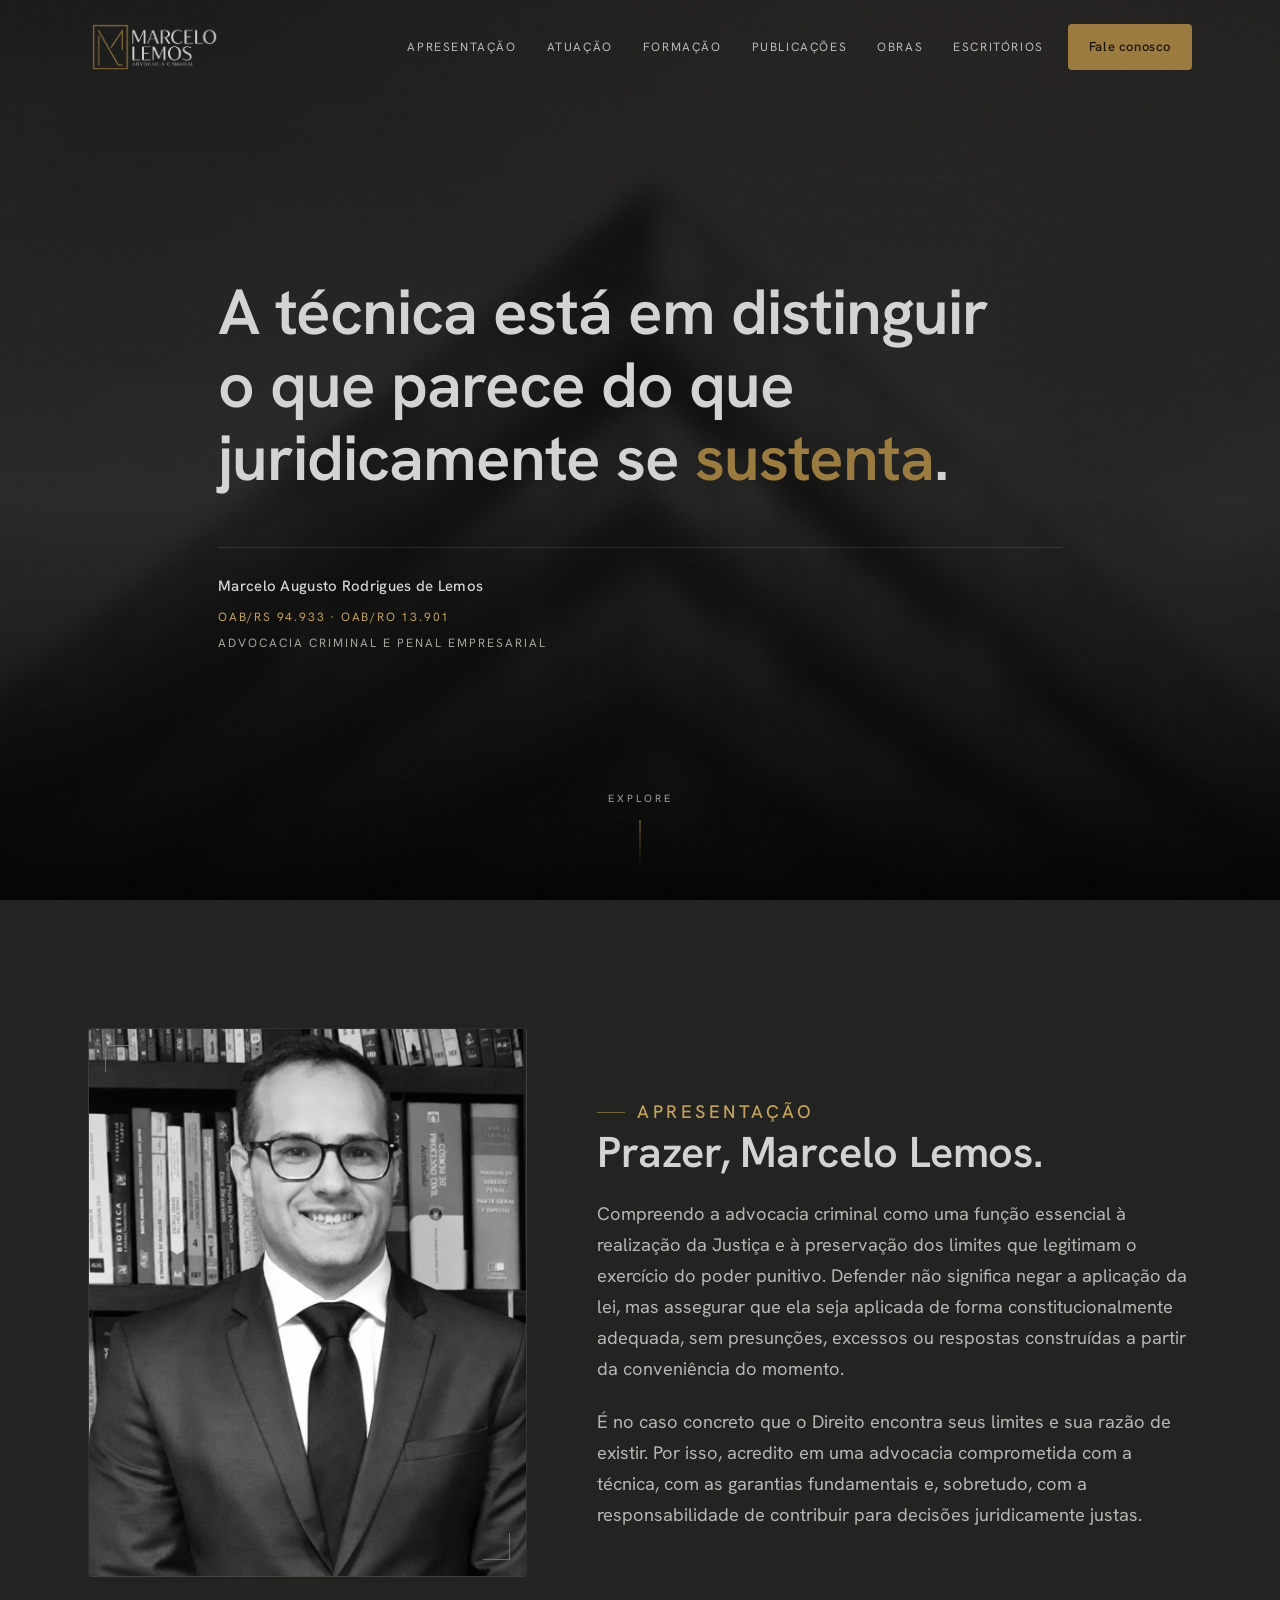
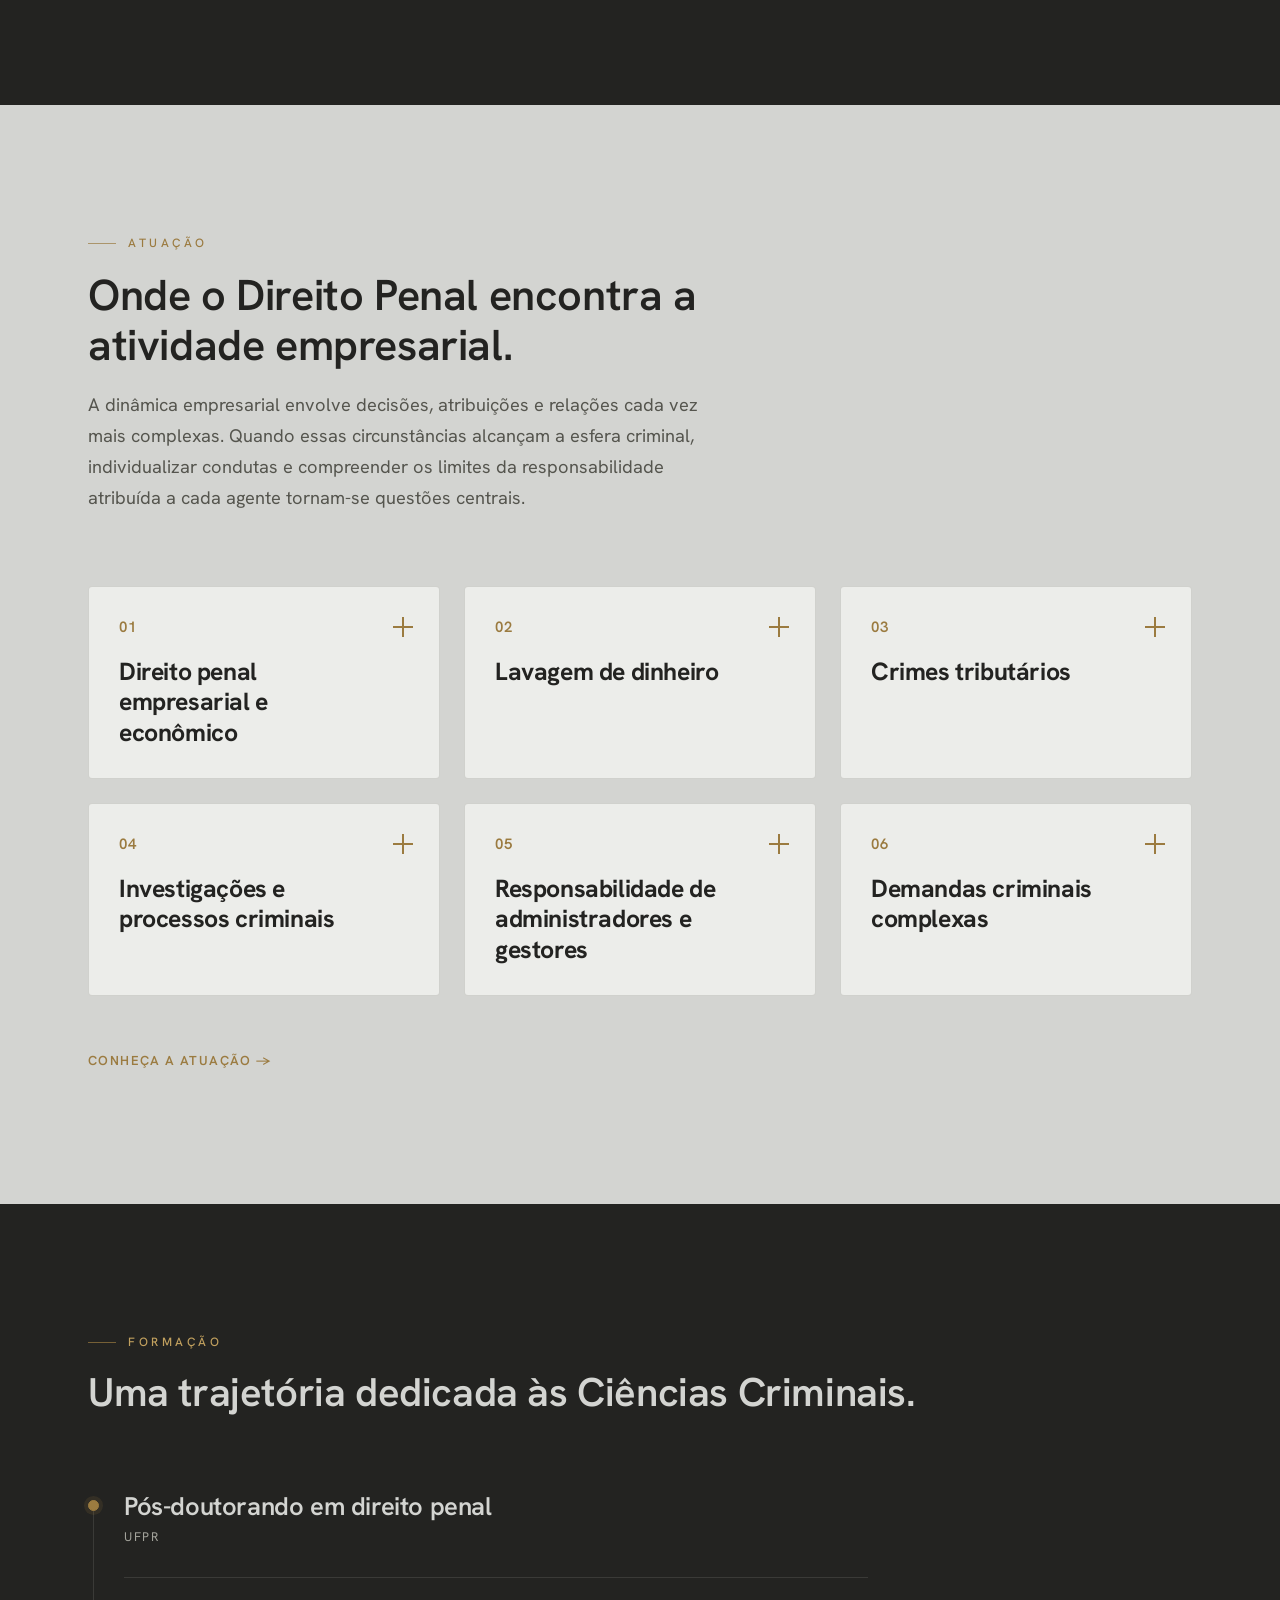
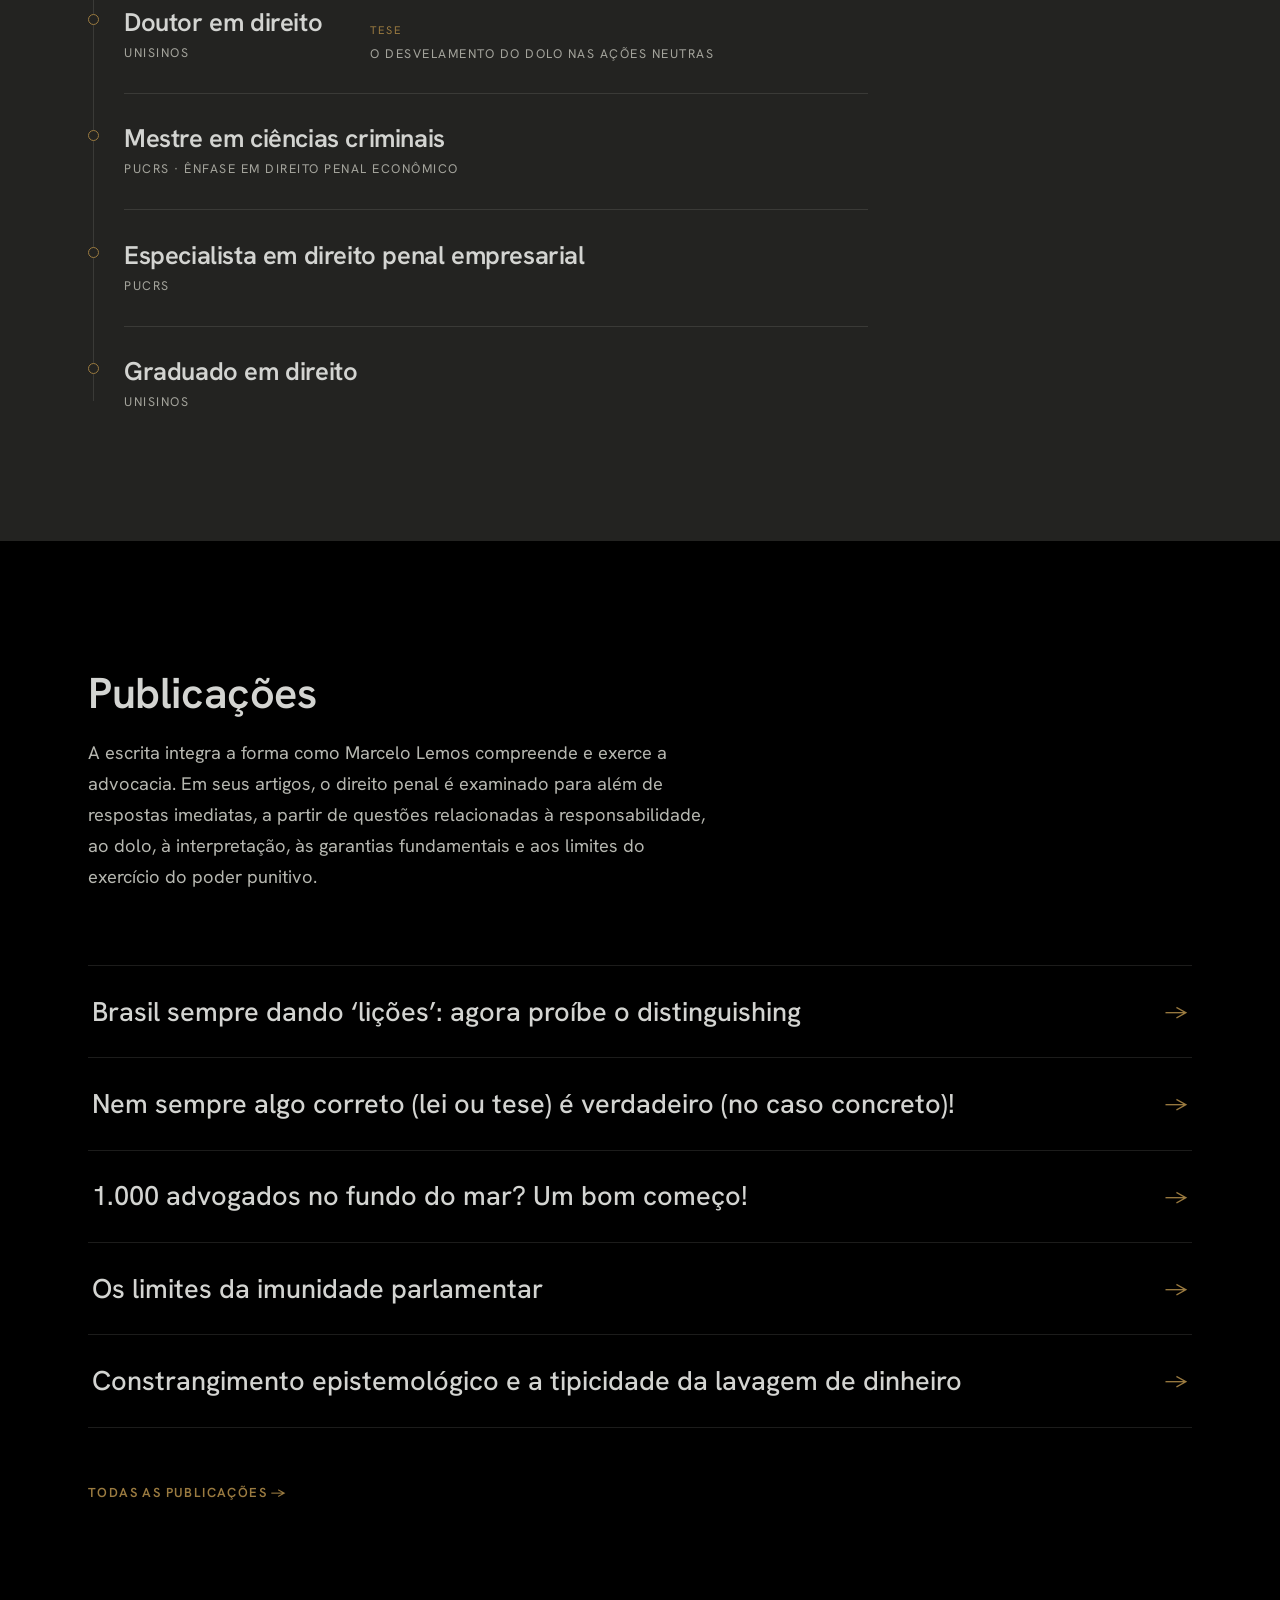
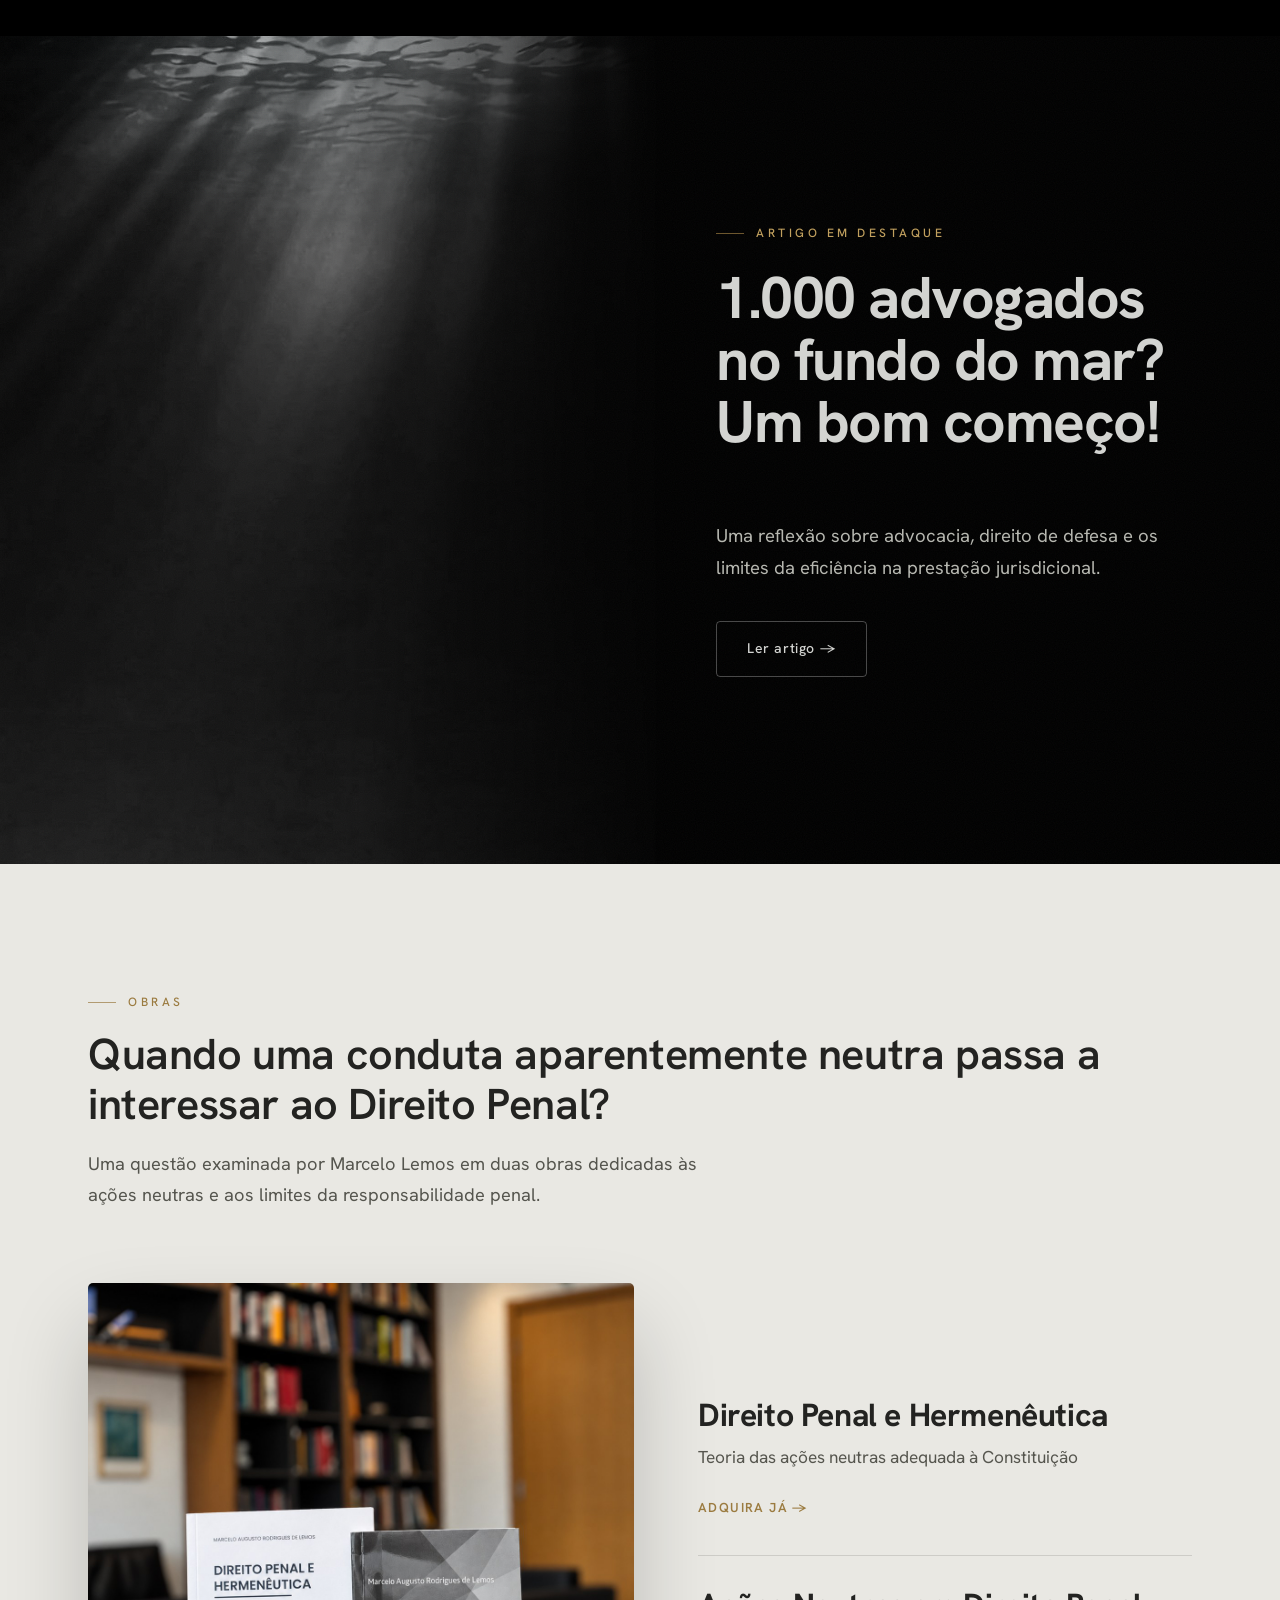
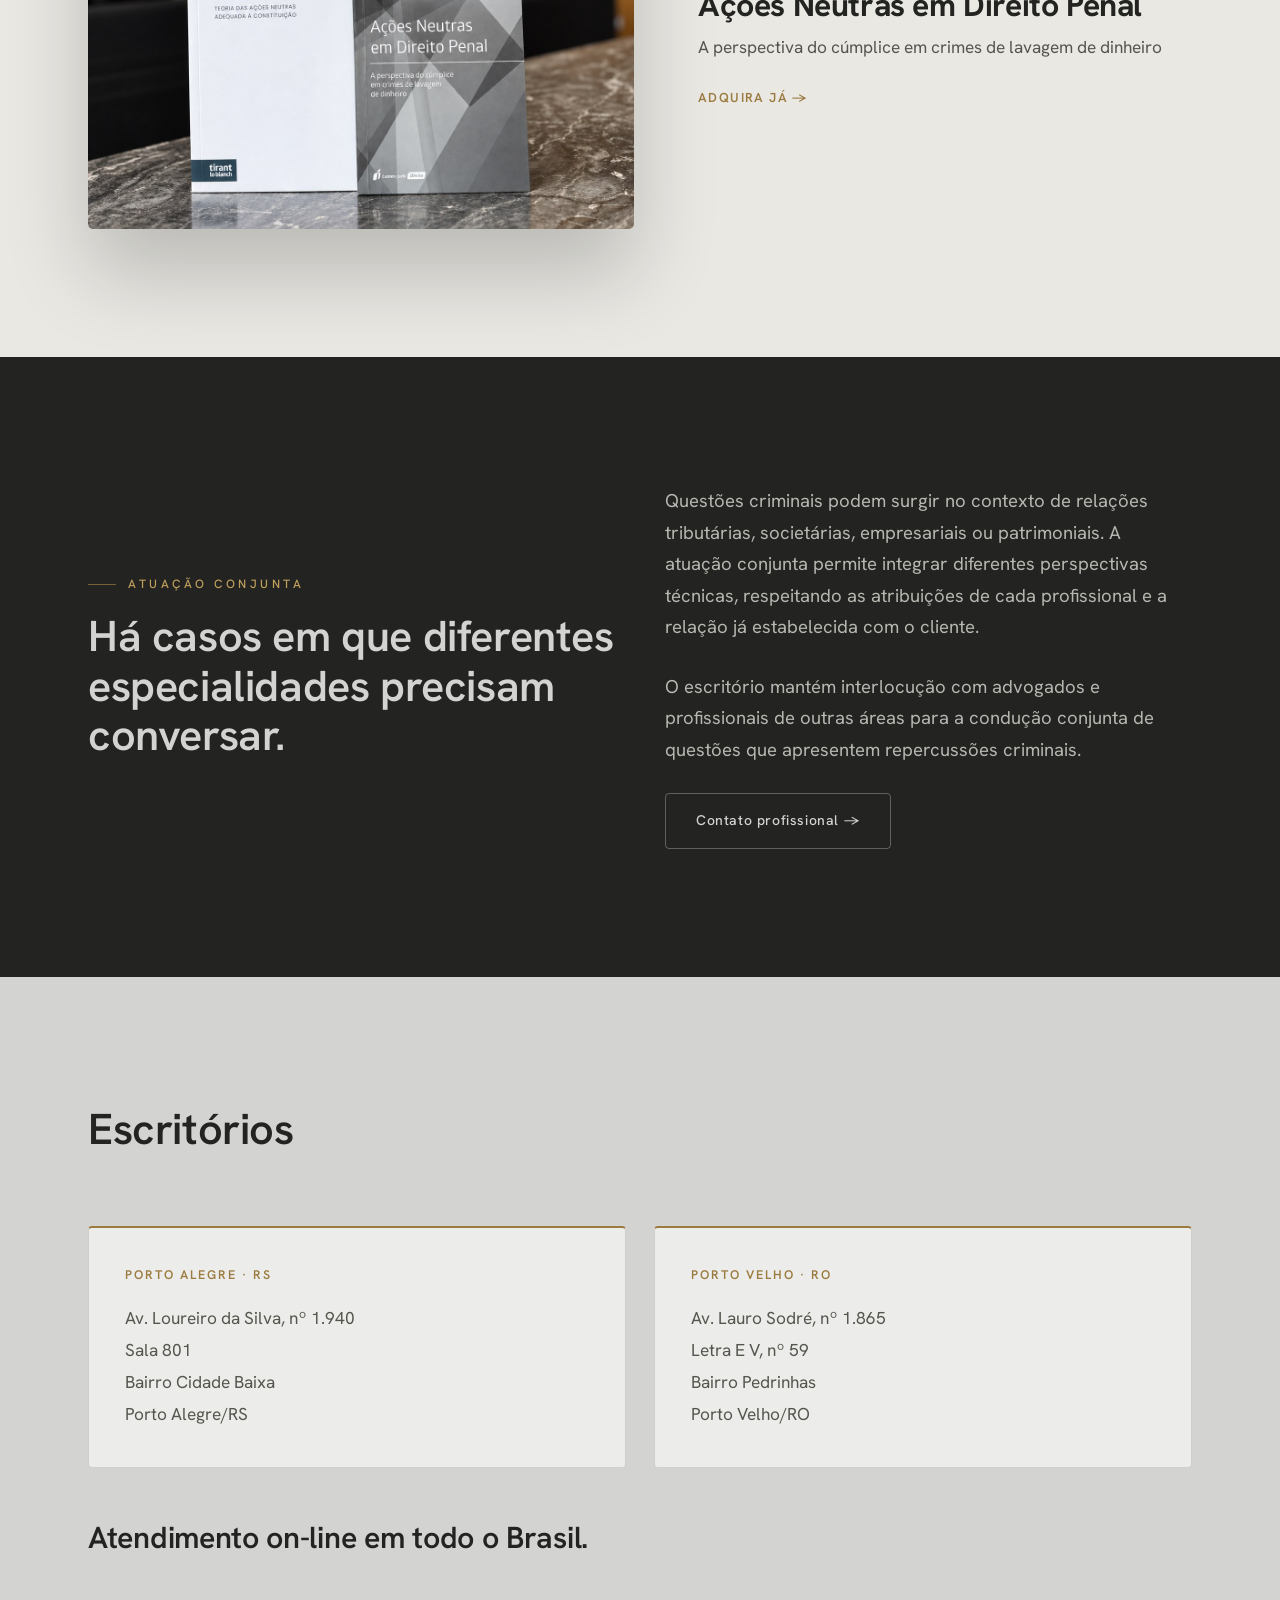
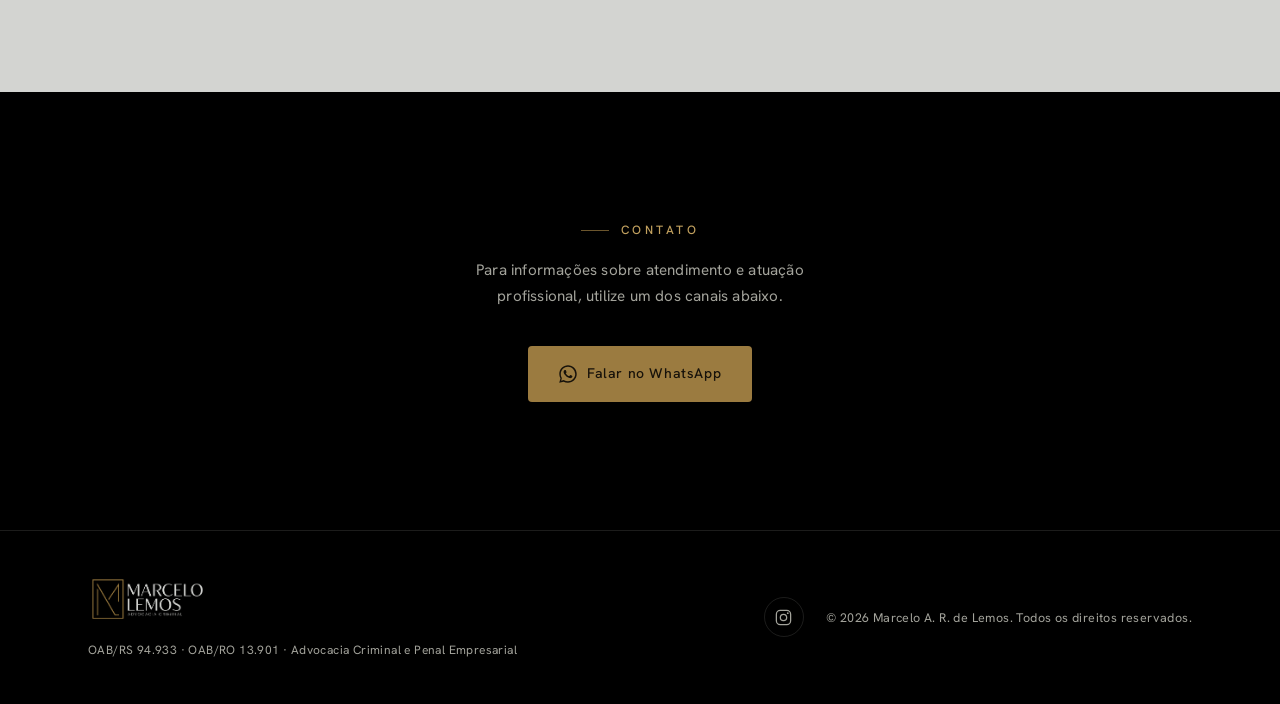
<file: index.html>
<!DOCTYPE html>
<html lang="pt-BR">
<head>
  <meta charset="UTF-8" />
  <meta name="viewport" content="width=device-width, initial-scale=1.0" />
  <title>Marcelo A. R. de Lemos — Advocacia Criminal e Penal Empresarial</title>
  <meta name="description" content="Marcelo Augusto Rodrigues de Lemos — Advocacia Criminal e Penal Empresarial. OAB/RS 94.933 · OAB/RO 13.901." />
  <meta name="author" content="Marcelo Augusto Rodrigues de Lemos" />
  <meta property="og:type" content="website" />
  <meta property="og:locale" content="pt_BR" />
  <meta property="og:title" content="Marcelo A. R. de Lemos — Advocacia Criminal e Penal Empresarial" />
  <meta property="og:description" content="A técnica está em distinguir o que parece do que juridicamente se sustenta." />

  <link rel="icon" type="image/png" href="images/favicon.png" />
  <link rel="apple-touch-icon" href="images/apple-touch-icon.png" />
  <link rel="preconnect" href="https://fonts.googleapis.com" />
  <link rel="preconnect" href="https://fonts.gstatic.com" crossorigin />
  <link href="https://fonts.googleapis.com/css2?family=Hanken+Grotesk:ital,wght@0,300;0,400;0,500;0,600;0,700;0,800;1,400;1,500&display=swap" rel="stylesheet" />
  <link rel="stylesheet" href="styles.css" />
</head>
<body>
  <a class="skip-link" href="#apresentacao">Pular para o conteúdo</a>

  <!-- HEADER -->
  <header class="site-header" id="topo" data-header>
    <div class="wrap header-inner">
      <a class="brand" href="#topo" aria-label="Marcelo A. R. de Lemos — Advocacia Criminal e Penal Empresarial">
        <img class="brand-logo" src="images/logo.png" alt="Marcelo A. R. de Lemos — Advocacia Criminal e Penal Empresarial" />
      </a>
      <nav class="site-nav" aria-label="Navegação principal">
        <a href="#apresentacao">Apresentação</a>
        <a href="#atuacao">Atuação</a>
        <a href="#formacao">Formação</a>
        <a href="#publicacoes">Publicações</a>
        <a href="#obras">Obras</a>
        <a href="#escritorios">Escritórios</a>
      </nav>
      <a class="btn btn-gold btn-sm header-cta" href="https://wa.me/5551997554225?text=Ol%C3%A1!%20Vim%20atrav%C3%A9s%20do%20site%20e%20gostaria%20de%20uma%20consultoria!" target="_blank" rel="noopener">Fale conosco</a>
      <button class="nav-toggle" data-nav-toggle aria-label="Abrir menu" aria-expanded="false">
        <span></span><span></span><span></span>
      </button>
    </div>
    <nav class="mobile-nav" data-mobile-nav aria-label="Menu">
      <a href="#apresentacao">Apresentação</a>
      <a href="#atuacao">Atuação</a>
      <a href="#formacao">Formação</a>
      <a href="#publicacoes">Publicações</a>
      <a href="#obras">Obras</a>
      <a href="#escritorios">Escritórios</a>
      <a href="https://wa.me/5551997554225?text=Ol%C3%A1!%20Vim%20atrav%C3%A9s%20do%20site%20e%20gostaria%20de%20uma%20consultoria!" target="_blank" rel="noopener" class="mobile-cta">Fale conosco</a>
    </nav>
  </header>

  <main>
    <!-- 01 — HOME / HERO -->
    <section class="hero">
      <div class="hero-photo" aria-hidden="true"></div>
      <div class="wrap hero-inner hero-inner--editorial">
        <h1 class="hero-title hero-phrase" data-reveal>
          A técnica está em distinguir<br />
          o que parece do que<br />
          juridicamente se <span class="accent">sustenta</span>.
        </h1>
        <div class="hero-signature" data-reveal>
          <p class="hero-name">Marcelo Augusto Rodrigues de Lemos</p>
          <p class="hero-oab">OAB/RS 94.933 · OAB/RO 13.901</p>
          <p class="hero-area">Advocacia Criminal e Penal Empresarial</p>
        </div>
      </div>
      <a class="hero-scroll" href="#apresentacao" aria-label="Rolar para baixo">
        <span>Explore</span>
        <span class="hero-scroll-line" aria-hidden="true"></span>
      </a>
    </section>

    <!-- 02 — APRESENTAÇÃO -->
    <section class="section section-dark section-apresentacao" id="apresentacao">
      <div class="wrap grid-about">
        <div class="about-media" data-reveal>
          <div class="portrait">
            <img class="portrait-img" src="images/retrato.jpg" alt="Marcelo A. R. de Lemos" loading="lazy" onerror="this.remove()" />
            <span class="portrait-mark">ML</span>
            <span class="portrait-tag">Marcelo A. R. de Lemos</span>
          </div>
        </div>
        <div class="about-copy" data-reveal>
          <p class="kicker">Apresentação</p>
          <h2>Prazer, Marcelo Lemos.</h2>
          <p>
            Compreendo a advocacia criminal como uma função essencial à realização
            da Justiça e à preservação dos limites que legitimam o exercício do poder
            punitivo. Defender não significa negar a aplicação da lei, mas assegurar
            que ela seja aplicada de forma constitucionalmente adequada, sem
            presunções, excessos ou respostas construídas a partir da conveniência do
            momento.
          </p>
          <p>
            É no caso concreto que o Direito encontra seus limites e sua razão de
            existir. Por isso, acredito em uma advocacia comprometida com a técnica,
            com as garantias fundamentais e, sobretudo, com a responsabilidade de
            contribuir para decisões juridicamente justas.
          </p>
        </div>
      </div>
    </section>

    <!-- 03 — ATUAÇÃO -->
    <section class="section section-light section-atuacao" id="atuacao">
      <div class="wrap">
        <header class="section-head" data-reveal>
          <p class="kicker">Atuação</p>
          <h2>Onde o Direito Penal encontra a atividade empresarial.</h2>
          <p class="section-intro">
            A dinâmica empresarial envolve decisões, atribuições e relações cada vez
            mais complexas. Quando essas circunstâncias alcançam a esfera criminal,
            individualizar condutas e compreender os limites da responsabilidade
            atribuída a cada agente tornam-se questões centrais.
          </p>
        </header>
        <div class="cards cards--territorios">
          <article class="card card--territorio" data-reveal>
            <button class="card-toggle" aria-expanded="false">
              <span class="card-num">01</span>
              <h3>Direito penal empresarial e econômico</h3>
              <span class="card-icon" aria-hidden="true"></span>
            </button>
            <div class="card-desc"><p>Condutas criminais que surgem no ambiente empresarial e nas relações econômicas, com atenção à individualização das responsabilidades.</p></div>
          </article>
          <article class="card card--territorio" data-reveal>
            <button class="card-toggle" aria-expanded="false">
              <span class="card-num">02</span>
              <h3>Lavagem de dinheiro</h3>
              <span class="card-icon" aria-hidden="true"></span>
            </button>
            <div class="card-desc"><p>Os limites do tipo penal e o elemento subjetivo exigidos para a imputação de ocultação ou dissimulação de ativos.</p></div>
          </article>
          <article class="card card--territorio" data-reveal>
            <button class="card-toggle" aria-expanded="false">
              <span class="card-num">03</span>
              <h3>Crimes tributários</h3>
              <span class="card-icon" aria-hidden="true"></span>
            </button>
            <div class="card-desc"><p>Repercussões penais das relações tributárias, observados os pressupostos de tipicidade e a exigibilidade do tributo.</p></div>
          </article>
          <article class="card card--territorio" data-reveal>
            <button class="card-toggle" aria-expanded="false">
              <span class="card-num">04</span>
              <h3>Investigações e processos criminais</h3>
              <span class="card-icon" aria-hidden="true"></span>
            </button>
            <div class="card-desc"><p>Acompanhamento técnico em inquéritos, investigações e ações penais, em todas as suas fases.</p></div>
          </article>
          <article class="card card--territorio" data-reveal>
            <button class="card-toggle" aria-expanded="false">
              <span class="card-num">05</span>
              <h3>Responsabilidade de administradores e gestores</h3>
              <span class="card-icon" aria-hidden="true"></span>
            </button>
            <div class="card-desc"><p>A delimitação da responsabilidade penal de quem ocupa posições de decisão e de gestão.</p></div>
          </article>
          <article class="card card--territorio" data-reveal>
            <button class="card-toggle" aria-expanded="false">
              <span class="card-num">06</span>
              <h3>Demandas criminais complexas</h3>
              <span class="card-icon" aria-hidden="true"></span>
            </button>
            <div class="card-desc"><p>Casos que exigem leitura dogmática apurada e a articulação entre diferentes áreas do Direito.</p></div>
          </article>
        </div>
        <p class="section-cta" data-reveal><a class="link-cta" href="#contato">Conheça a atuação →</a></p>
      </div>
    </section>

    <!-- 04 — FORMAÇÃO -->
    <section class="section section-dark section-formacao" id="formacao">
      <div class="wrap">
        <header class="section-head" data-reveal>
          <p class="kicker">Formação</p>
          <h2>Uma trajetória dedicada às Ciências Criminais.</h2>
        </header>
        <div class="formacao-timeline">
          <article class="fm-row" data-reveal>
            <span class="fm-node" aria-hidden="true"></span>
            <div class="fm-content">
              <h3>Pós-doutorando em direito penal</h3>
              <p class="fm-inst">UFPR</p>
            </div>
          </article>
          <article class="fm-row" data-reveal>
            <span class="fm-node" aria-hidden="true"></span>
            <div class="fm-content fm-content--split">
              <div class="fm-main">
                <h3>Doutor em direito</h3>
                <p class="fm-inst">Unisinos</p>
              </div>
              <div class="fm-tese">
                <span class="fm-tese-label">Tese</span>
                <span class="fm-tese-value">O desvelamento do dolo nas ações neutras</span>
              </div>
            </div>
          </article>
          <article class="fm-row" data-reveal>
            <span class="fm-node" aria-hidden="true"></span>
            <div class="fm-content">
              <h3>Mestre em ciências criminais</h3>
              <p class="fm-inst">PUCRS · Ênfase em direito penal econômico</p>
            </div>
          </article>
          <article class="fm-row" data-reveal>
            <span class="fm-node" aria-hidden="true"></span>
            <div class="fm-content">
              <h3>Especialista em direito penal empresarial</h3>
              <p class="fm-inst">PUCRS</p>
            </div>
          </article>
          <article class="fm-row" data-reveal>
            <span class="fm-node" aria-hidden="true"></span>
            <div class="fm-content">
              <h3>Graduado em direito</h3>
              <p class="fm-inst">Unisinos</p>
            </div>
          </article>
        </div>
      </div>
    </section>

    <!-- 05 — PUBLICAÇÕES -->
    <section class="section section-black section-publicacoes" id="publicacoes">
      <div class="wrap">
        <header class="section-head section-head--wide" data-reveal>
          <h2>Publicações</h2>
          <p class="section-intro">
            A escrita integra a forma como Marcelo Lemos compreende e exerce a
            advocacia. Em seus artigos, o direito penal é examinado para além de
            respostas imediatas, a partir de questões relacionadas à responsabilidade,
            ao dolo, à interpretação, às garantias fundamentais e aos limites do
            exercício do poder punitivo.
          </p>
        </header>
        <ul class="pub-list" data-reveal>
          <li>
            <a href="pub-distinguishing.html">
              <span class="pub-title">Brasil sempre dando ‘lições’: agora proíbe o distinguishing</span>
              <span class="pub-arrow" aria-hidden="true">→</span>
            </a>
          </li>
          <li>
            <a href="pub-nem-sempre.html">
              <span class="pub-title">Nem sempre algo correto (lei ou tese) é verdadeiro (no caso concreto)!</span>
              <span class="pub-arrow" aria-hidden="true">→</span>
            </a>
          </li>
          <li>
            <a href="pub-fundo-do-mar.html">
              <span class="pub-title">1.000 advogados no fundo do mar? Um bom começo!</span>
              <span class="pub-arrow" aria-hidden="true">→</span>
            </a>
          </li>
          <li>
            <a href="pub-imunidade.html">
              <span class="pub-title">Os limites da imunidade parlamentar</span>
              <span class="pub-arrow" aria-hidden="true">→</span>
            </a>
          </li>
          <li>
            <a href="artigo.html">
              <span class="pub-title">Constrangimento epistemológico e a tipicidade da lavagem de dinheiro</span>
              <span class="pub-arrow" aria-hidden="true">→</span>
            </a>
          </li>
        </ul>
        <p class="section-cta" data-reveal><a class="link-cta" href="https://conjur.com.br/busca/?q=Marcelo+Augusto+Rodrigues+de+Lemos" target="_blank" rel="noopener">Todas as publicações →</a></p>
      </div>
    </section>

    <!-- 06 — ARTIGO EM DESTAQUE -->
    <section class="deepsea" id="artigo-destaque" aria-label="Artigo em destaque">
      <div class="deepsea-photo" aria-hidden="true"></div>
      <div class="deepsea-grain" aria-hidden="true"></div>
      <div class="deepsea-content">
        <div class="deepsea-inner">
          <p class="kicker" data-reveal>Artigo em destaque</p>
          <h2 class="deepsea-title" data-reveal>
            1.000 advogados<br />no fundo do mar?<br />Um bom começo!
          </h2>
          <p class="deepsea-authors" data-reveal>Marcelo Augusto Rodrigues de Lemos · Lenio Luiz Streck</p>
          <p class="deepsea-text" data-reveal>
            Uma reflexão sobre advocacia, direito de defesa e os limites da eficiência
            na prestação jurisdicional.
          </p>
          <a class="btn btn-outline-light" href="pub-fundo-do-mar.html" data-reveal>Ler artigo →</a>
        </div>
      </div>
    </section>

    <!-- 07 — OBRAS -->
    <section class="section section-obras" id="obras">
      <div class="wrap">
        <header class="section-head" data-reveal>
          <p class="kicker">Obras</p>
          <h2>Quando uma conduta aparentemente neutra passa a interessar ao Direito Penal?</h2>
          <p class="section-intro">
            Uma questão examinada por Marcelo Lemos em duas obras dedicadas às ações
            neutras e aos limites da responsabilidade penal.
          </p>
        </header>
        <div class="obras-feature">
          <div class="obras-photo" data-reveal>
            <img src="images/obras.jpg" alt="Livros de Marcelo Lemos: Direito Penal e Hermenêutica e Ações Neutras em Direito Penal" loading="lazy" />
          </div>
          <div class="obras-books" data-reveal>
            <article class="obra-item">
              <h3>Direito Penal e Hermenêutica</h3>
              <p class="obra-sub">Teoria das ações neutras adequada à Constituição</p>
              <a class="link-cta" href="https://wa.me/5551997554225?text=Ol%C3%A1!%20Vim%20atrav%C3%A9s%20do%20site%20e%20gostaria%20de%20uma%20consultoria!" target="_blank" rel="noopener">Adquira já →</a>
            </article>
            <article class="obra-item">
              <h3>Ações Neutras em Direito Penal</h3>
              <p class="obra-sub">A perspectiva do cúmplice em crimes de lavagem de dinheiro</p>
              <a class="link-cta" href="https://wa.me/5551997554225?text=Ol%C3%A1!%20Vim%20atrav%C3%A9s%20do%20site%20e%20gostaria%20de%20uma%20consultoria!" target="_blank" rel="noopener">Adquira já →</a>
            </article>
          </div>
        </div>
      </div>
    </section>

    <!-- 08 — ATUAÇÃO CONJUNTA -->
    <section class="section section-dark section-conjunta" id="atuacao-conjunta">
      <div class="wrap parcerias-inner">
        <div data-reveal>
          <p class="kicker">Atuação conjunta</p>
          <h2>Há casos em que diferentes especialidades precisam conversar.</h2>
        </div>
        <div class="parcerias-copy" data-reveal>
          <p>
            Questões criminais podem surgir no contexto de relações tributárias,
            societárias, empresariais ou patrimoniais. A atuação conjunta permite
            integrar diferentes perspectivas técnicas, respeitando as atribuições de
            cada profissional e a relação já estabelecida com o cliente.
          </p>
          <p>
            O escritório mantém interlocução com advogados e profissionais de outras
            áreas para a condução conjunta de questões que apresentem repercussões
            criminais.
          </p>
          <a class="btn btn-outline-light" href="#contato">Contato profissional →</a>
        </div>
      </div>
    </section>

    <!-- 09 — ESCRITÓRIOS -->
    <section class="section section-light section-escritorios" id="escritorios">
      <div class="wrap">
        <header class="section-head" data-reveal>
          <h2>Escritórios</h2>
        </header>
        <div class="escritorios-grid">
          <article class="escritorio" data-reveal>
            <p class="escritorio-city">Porto Alegre · RS</p>
            <address>
              Av. Loureiro da Silva, nº 1.940<br />
              Sala 801<br />
              Bairro Cidade Baixa<br />
              Porto Alegre/RS
            </address>
          </article>
          <article class="escritorio" data-reveal>
            <p class="escritorio-city">Porto Velho · RO</p>
            <address>
              Av. Lauro Sodré, nº 1.865<br />
              Letra E V, nº 59<br />
              Bairro Pedrinhas<br />
              Porto Velho/RO
            </address>
          </article>
        </div>
        <p class="escritorios-online" data-reveal>Atendimento on-line em todo o Brasil.</p>
      </div>
    </section>

    <!-- 10 — CONTATO -->
    <section class="section section-black section-contato" id="contato">
      <div class="wrap contato-final">
        <p class="kicker" data-reveal>Contato</p>
        <p class="contato-frase" data-reveal>
          Para informações sobre atendimento e atuação profissional, utilize um dos
          canais abaixo.
        </p>
        <a class="btn btn-gold btn-whatsapp" href="https://wa.me/5551997554225?text=Ol%C3%A1!%20Vim%20atrav%C3%A9s%20do%20site%20e%20gostaria%20de%20uma%20consultoria!" target="_blank" rel="noopener" data-reveal>
          <svg viewBox="0 0 32 32" fill="currentColor" aria-hidden="true"><path d="M16 .5C7.44.5.5 7.44.5 16c0 2.82.74 5.57 2.15 8L.36 31.64l7.83-2.05A15.44 15.44 0 0 0 16 31.5C24.56 31.5 31.5 24.56 31.5 16S24.56.5 16 .5Zm0 28.34c-2.46 0-4.87-.66-6.98-1.9l-.5-.3-4.64 1.22 1.24-4.53-.33-.52A12.8 12.8 0 0 1 3.16 16c0-7.08 5.76-12.84 12.84-12.84 3.43 0 6.65 1.34 9.08 3.76A12.76 12.76 0 0 1 28.84 16c0 7.08-5.76 12.84-12.84 12.84Zm7.04-9.62c-.39-.19-2.28-1.12-2.63-1.25-.35-.13-.61-.19-.87.2-.26.38-1 1.24-1.22 1.5-.22.25-.45.29-.83.1-.39-.2-1.63-.6-3.1-1.92-1.15-1.02-1.92-2.29-2.15-2.67-.22-.39-.02-.6.17-.79.18-.17.39-.45.58-.68.2-.23.26-.39.39-.65.13-.26.06-.49-.03-.68-.1-.19-.87-2.1-1.19-2.87-.31-.75-.63-.65-.87-.66l-.74-.01c-.26 0-.68.1-1.03.48-.35.39-1.35 1.32-1.35 3.22s1.38 3.74 1.58 4c.19.26 2.72 4.15 6.59 5.82.92.4 1.64.63 2.2.81.92.29 1.76.25 2.42.15.74-.11 2.28-.93 2.6-1.83.32-.9.32-1.67.23-1.83-.09-.16-.35-.26-.74-.45Z"/></svg>
          Falar no WhatsApp
        </a>
      </div>
    </section>
  </main>

  <footer class="site-footer">
    <div class="wrap footer-inner">
      <div class="footer-brand">
        <img class="footer-logo" src="images/logo.png" alt="Marcelo A. R. de Lemos — Advocacia Criminal e Penal Empresarial" />
        <p class="footer-role">OAB/RS 94.933 · OAB/RO 13.901 · Advocacia Criminal e Penal Empresarial</p>
      </div>
      <div class="footer-meta">
        <a class="footer-ig" href="https://www.instagram.com/advmarcelolemos/" aria-label="Instagram" target="_blank" rel="noopener">
          <svg viewBox="0 0 24 24" fill="none" stroke="currentColor" stroke-width="1.6"><rect x="3" y="3" width="18" height="18" rx="5"/><circle cx="12" cy="12" r="4"/><circle cx="17.4" cy="6.6" r="1.1" fill="currentColor" stroke="none"/></svg>
        </a>
        <p class="footer-legal">© <span id="ano"></span> Marcelo A. R. de Lemos. Todos os direitos reservados.</p>
      </div>
    </div>
  </footer>

  <script src="main.js"></script>
</body>
</html>
</file>
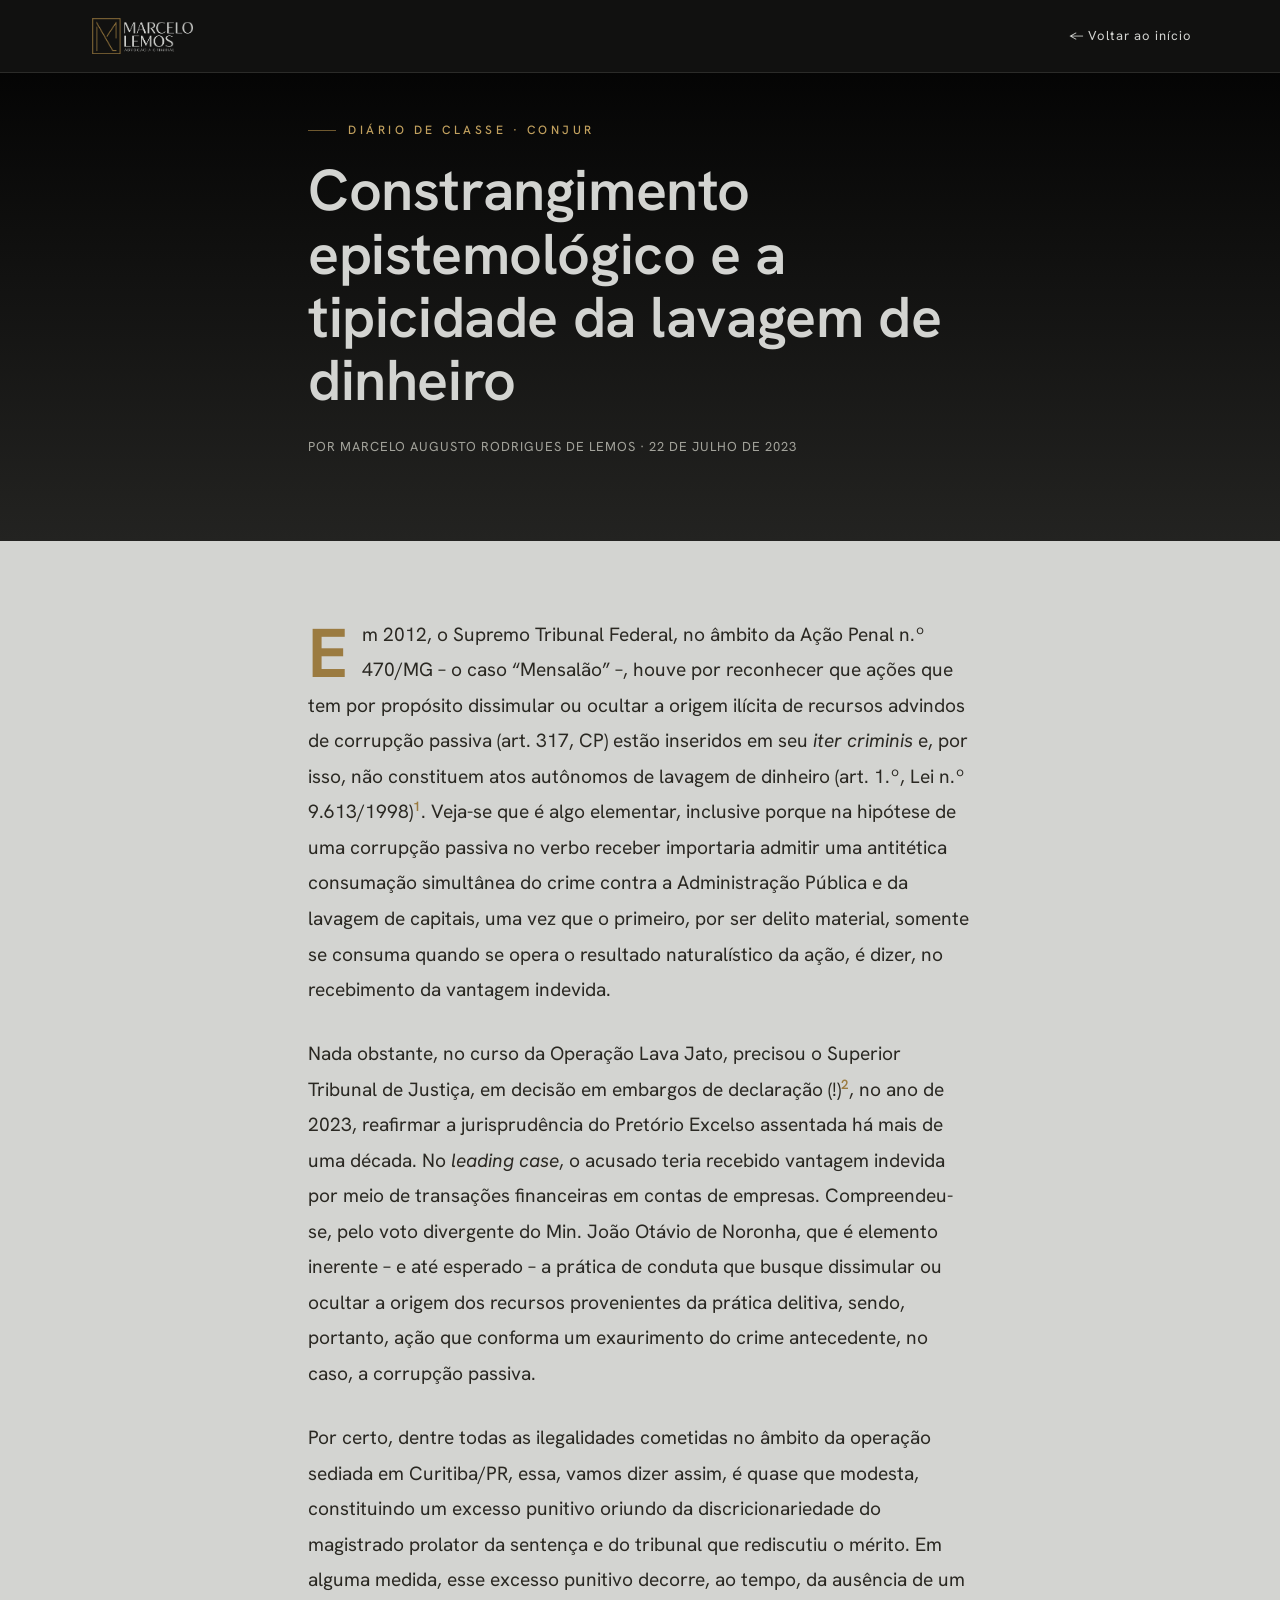
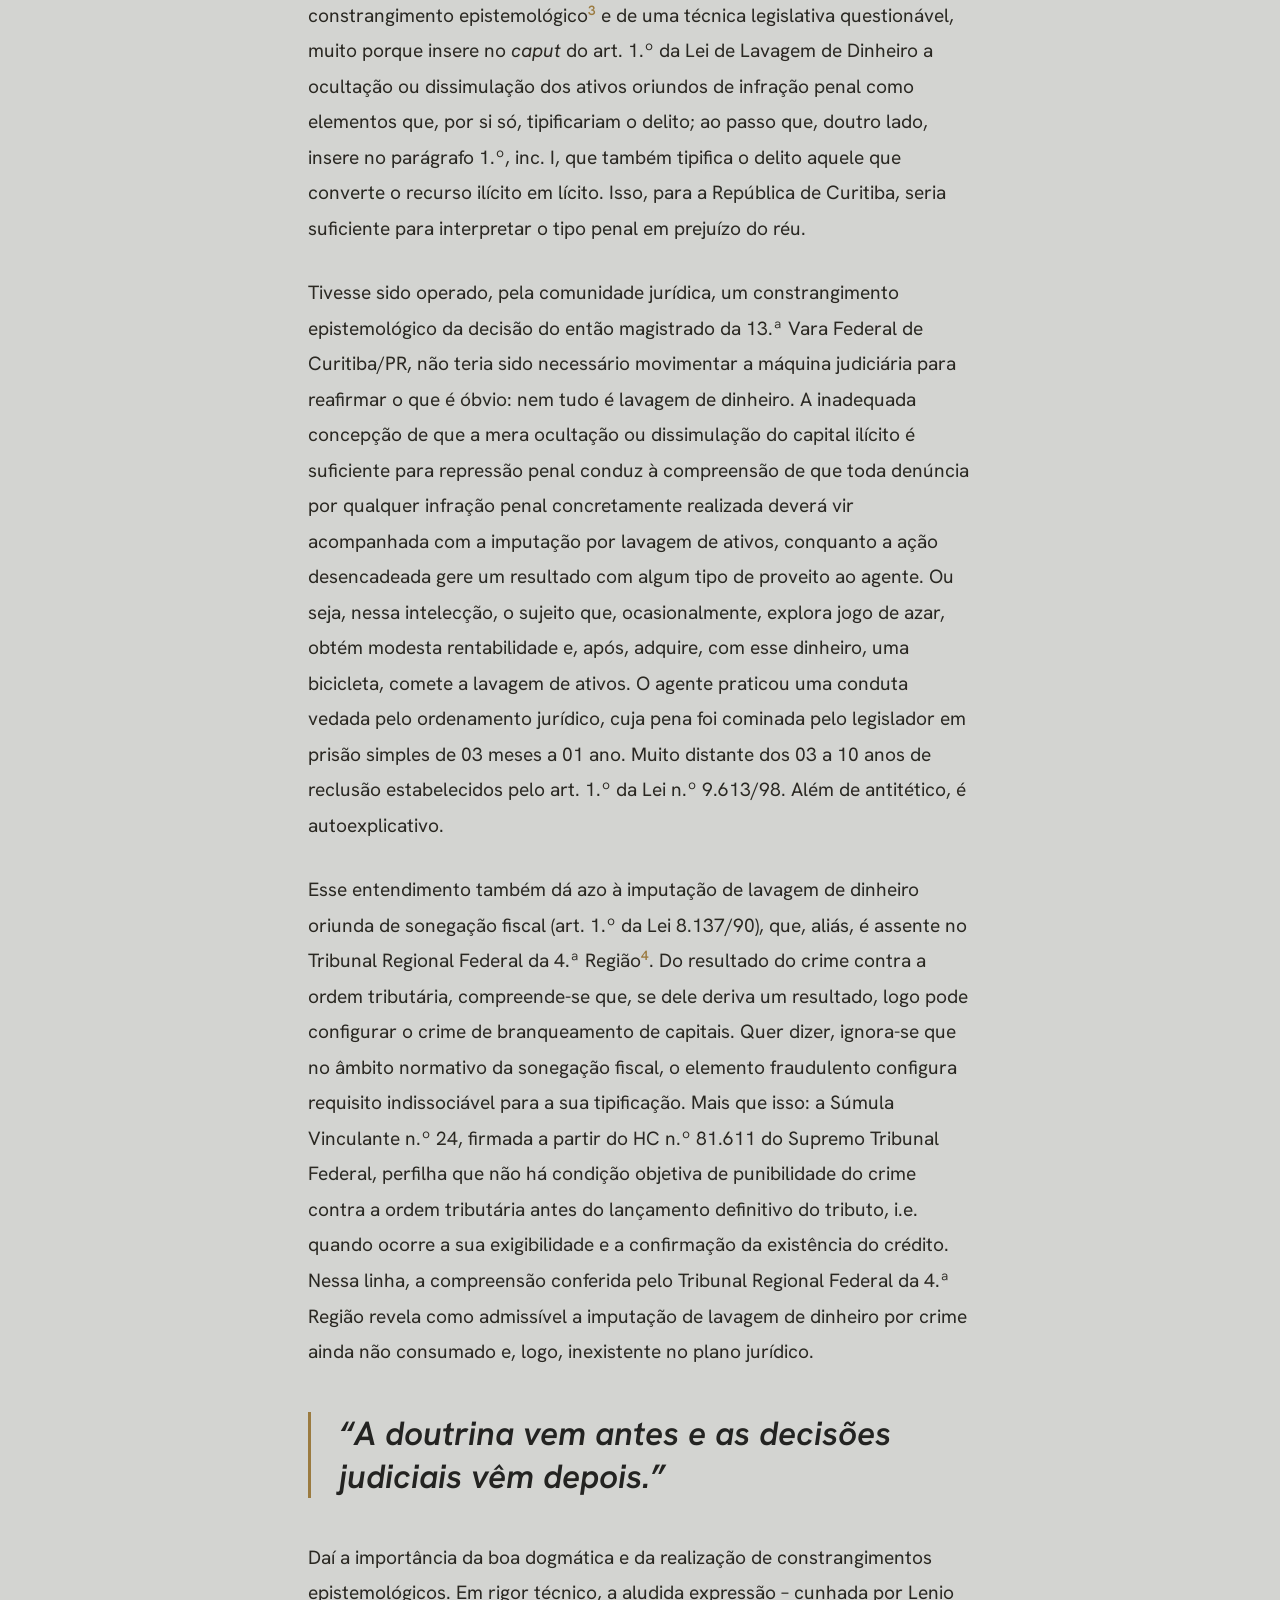
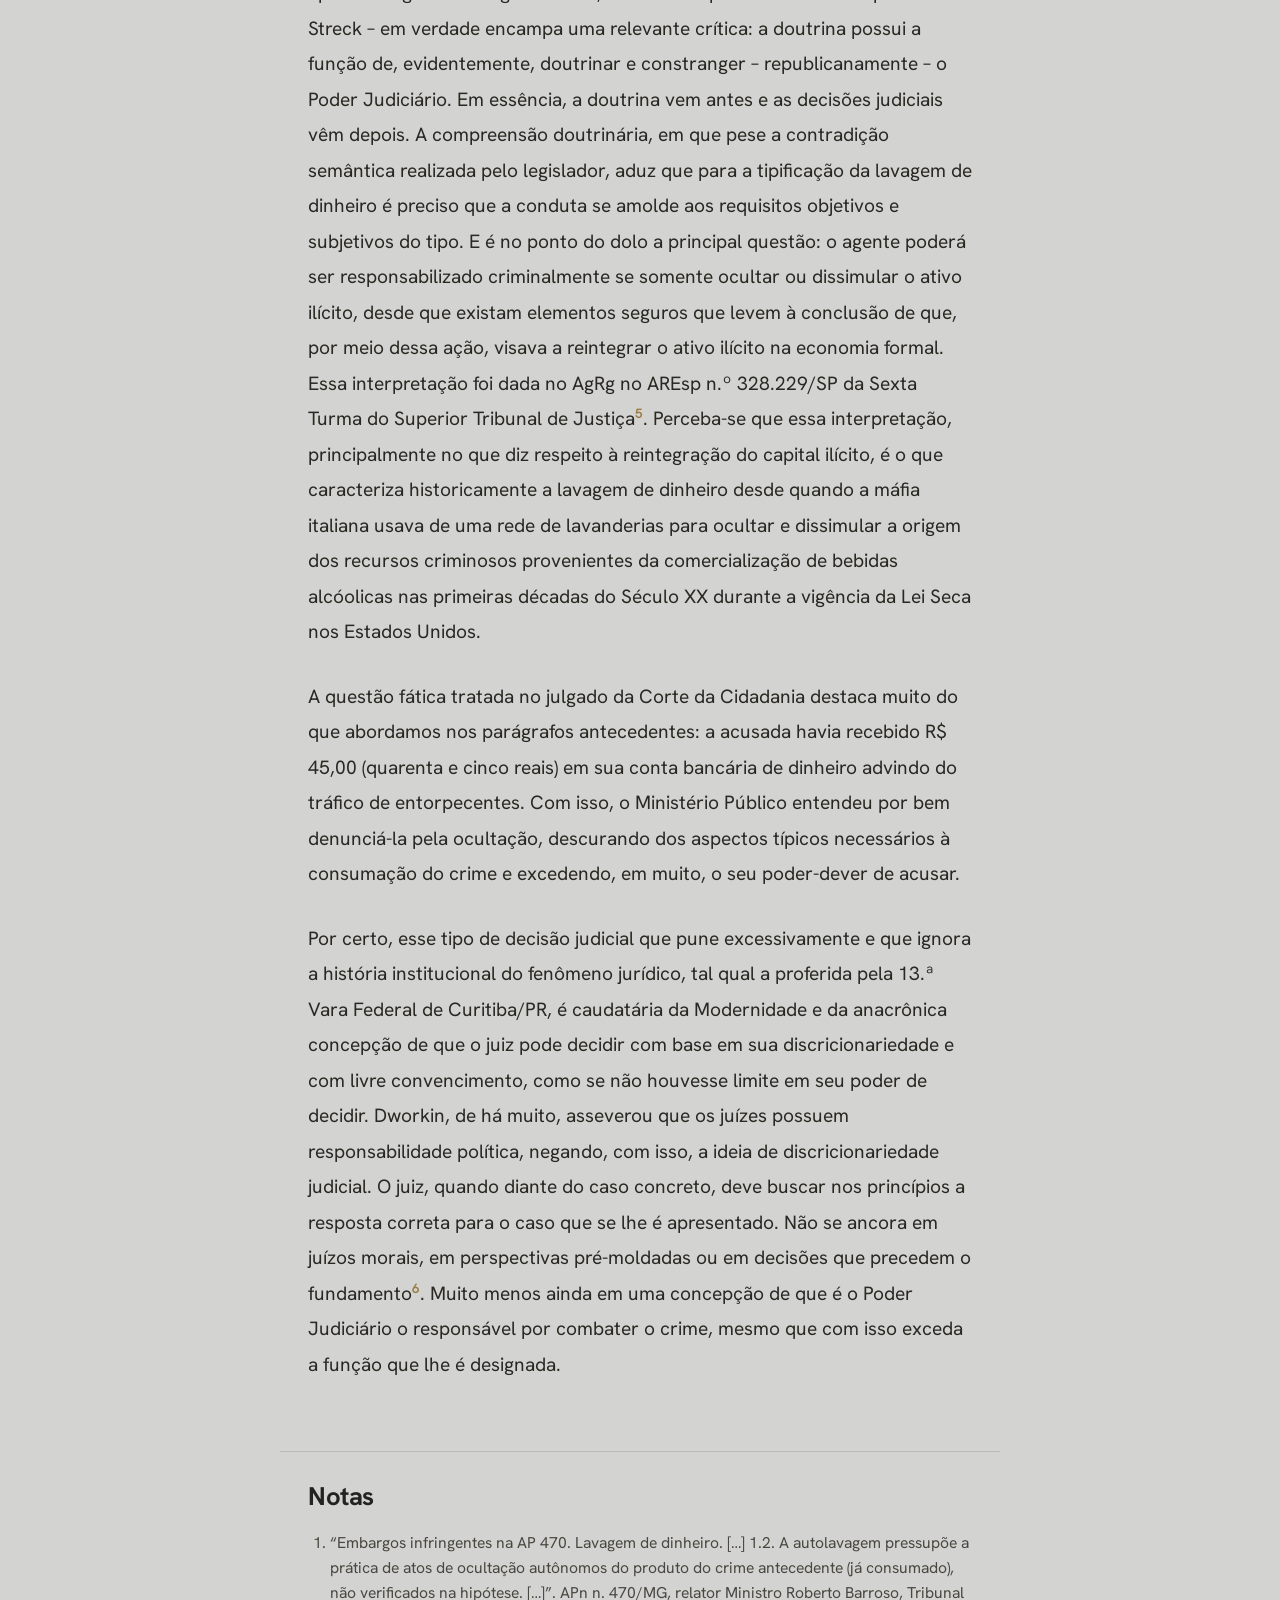
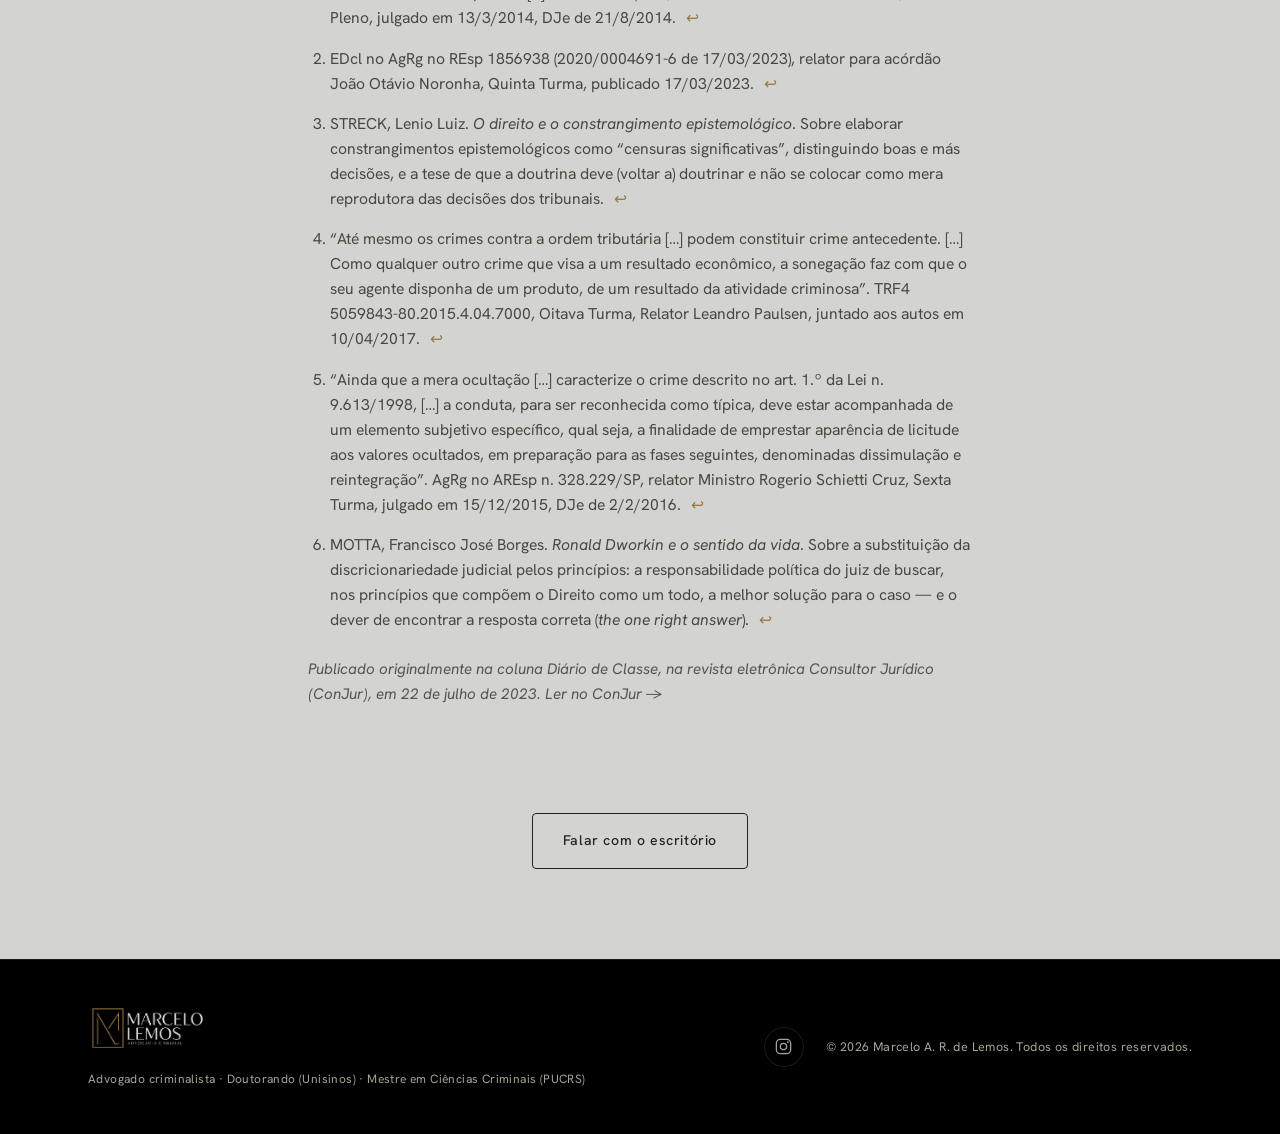
<file: artigo.html>
<!DOCTYPE html>
<html lang="pt-BR">
<head>
  <meta charset="UTF-8" />
  <meta name="viewport" content="width=device-width, initial-scale=1.0" />
  <title>Constrangimento epistemológico e a tipicidade da lavagem de dinheiro — Marcelo A. R. de Lemos</title>
  <meta name="description" content="Ensaio de Marcelo Augusto Rodrigues de Lemos sobre os limites do tipo penal da lavagem de dinheiro (Diário de Classe / ConJur, 2023)." />
  <meta name="author" content="Marcelo Augusto Rodrigues de Lemos" />

  <link rel="icon" type="image/png" href="images/favicon.png" />
  <link rel="apple-touch-icon" href="images/apple-touch-icon.png" />
  <link rel="preconnect" href="https://fonts.googleapis.com" />
  <link rel="preconnect" href="https://fonts.gstatic.com" crossorigin />
  <link href="https://fonts.googleapis.com/css2?family=Hanken+Grotesk:ital,wght@0,300;0,400;0,500;0,600;0,700;0,800;1,400;1,500&display=swap" rel="stylesheet" />
  <link rel="stylesheet" href="styles.css" />
  <style>
    .article-page { background: var(--cream); }
    .article-topbar { background: var(--black); }
    .article-topbar .header-inner { padding-block: 18px; }
    .article-back { font-family: var(--ui); font-size: 13px; letter-spacing: 1px; color: var(--on-dark); display: inline-flex; align-items: center; gap: 8px; }
    .article-back:hover { color: var(--gold); }
    .article-hero { background: linear-gradient(180deg, #000000, #232321); color: var(--on-dark); padding: 120px 0 70px; }
    .article-hero .wrap { max-width: 720px; }
    .article-hero .kicker { color: var(--gold-soft); }
    .article-hero h1 { font-size: clamp(2.2rem, 5.2vw, 3.6rem); font-weight: 600; }
    .article-hero .meta { margin-top: 24px; font-family: var(--ui); font-size: 13px; letter-spacing: 1px; color: var(--on-dark-mut); text-transform: uppercase; }
    .reading { max-width: 720px; margin: 0 auto; padding: 76px 28px 40px; }
    .reading p { font-size: 1.2rem; line-height: 1.85; color: #26242099; color: #2a2822; margin: 0 0 1.5em; }
    .reading p:first-of-type::first-letter { font-family: var(--serif); font-weight: 700; font-size: 3.6em; line-height: 0.82; float: left; padding: 8px 14px 0 0; color: var(--gold); }
    .reading em { font-style: italic; }
    .reading .pull { margin: 42px 0; padding-left: 28px; border-left: 3px solid var(--gold); font-family: var(--serif); font-style: italic; font-weight: 600; font-size: clamp(1.5rem, 3.4vw, 2.1rem); line-height: 1.28; color: var(--ink); }
    .fn-ref { color: var(--gold); font-weight: 600; }
    .fn-ref sup { font-size: 0.7em; }
    :target { scroll-margin-top: 90px; }
    .notes-block { max-width: 720px; margin: 0 auto; padding: 30px 28px 90px; border-top: 1px solid var(--line-l); }
    .notes-block h2 { font-size: 1.6rem; margin-bottom: 20px; }
    .notes-block ol { padding-left: 22px; margin: 0; }
    .notes-block li { font-size: 0.98rem; line-height: 1.6; color: #4a4740; margin-bottom: 15px; }
    .notes-block li:target { background: rgba(155,123,64,0.15); border-radius: 4px; padding: 8px 12px; margin-left: -12px; }
    .fn-back { margin-left: 6px; color: var(--gold); }
    .notes-source { margin-top: 24px; font-style: italic; color: var(--ink-soft); font-size: 0.95rem; }
    .article-foot { text-align: center; padding: 0 28px 90px; }
  </style>
</head>
<body class="article-page">
  <header class="site-header article-topbar" data-scrolled>
    <div class="wrap header-inner">
      <a class="brand" href="index.html">
        <img class="brand-logo" src="images/logo.png" alt="Marcelo A. R. de Lemos — Advocacia Criminal" />
      </a>
      <a class="article-back" href="index.html">← Voltar ao início</a>
    </div>
  </header>

  <section class="article-hero">
    <div class="wrap">
      <p class="kicker">Diário de Classe · ConJur</p>
      <h1>Constrangimento epistemológico e a tipicidade da lavagem de dinheiro</h1>
      <p class="meta">Por Marcelo Augusto Rodrigues de Lemos · 22 de julho de 2023</p>
    </div>
  </section>

  <article class="reading">
    <p>
      Em 2012, o Supremo Tribunal Federal, no âmbito da Ação Penal n.º 470/MG
      – o caso “Mensalão” –, houve por reconhecer que ações que tem por
      propósito dissimular ou ocultar a origem ilícita de recursos advindos de
      corrupção passiva (art. 317, CP) estão inseridos em seu <em>iter criminis</em>
      e, por isso, não constituem atos autônomos de lavagem de dinheiro
      (art. 1.º, Lei n.º 9.613/1998)<a class="fn-ref" id="ref1" href="#nota1"><sup>1</sup></a>.
      Veja-se que é algo elementar, inclusive porque na hipótese de uma corrupção
      passiva no verbo receber importaria admitir uma antitética consumação
      simultânea do crime contra a Administração Pública e da lavagem de capitais,
      uma vez que o primeiro, por ser delito material, somente se consuma quando
      se opera o resultado naturalístico da ação, é dizer, no recebimento da
      vantagem indevida.
    </p>
    <p>
      Nada obstante, no curso da Operação Lava Jato, precisou o Superior
      Tribunal de Justiça, em decisão em embargos de declaração (!)<a class="fn-ref" id="ref2" href="#nota2"><sup>2</sup></a>,
      no ano de 2023, reafirmar a jurisprudência do Pretório Excelso assentada
      há mais de uma década. No <em>leading case</em>, o acusado teria recebido
      vantagem indevida por meio de transações financeiras em contas de empresas.
      Compreendeu-se, pelo voto divergente do Min. João Otávio de Noronha, que é
      elemento inerente – e até esperado – a prática de conduta que busque
      dissimular ou ocultar a origem dos recursos provenientes da prática
      delitiva, sendo, portanto, ação que conforma um exaurimento do crime
      antecedente, no caso, a corrupção passiva.
    </p>
    <p>
      Por certo, dentre todas as ilegalidades cometidas no âmbito da operação
      sediada em Curitiba/PR, essa, vamos dizer assim, é quase que modesta,
      constituindo um excesso punitivo oriundo da discricionariedade do
      magistrado prolator da sentença e do tribunal que rediscutiu o mérito.
      Em alguma medida, esse excesso punitivo decorre, ao tempo, da ausência de
      um constrangimento epistemológico<a class="fn-ref" id="ref3" href="#nota3"><sup>3</sup></a>
      e de uma técnica legislativa questionável, muito porque insere no
      <em>caput</em> do art. 1.º da Lei de Lavagem de Dinheiro a ocultação ou
      dissimulação dos ativos oriundos de infração penal como elementos que, por
      si só, tipificariam o delito; ao passo que, doutro lado, insere no
      parágrafo 1.º, inc. I, que também tipifica o delito aquele que converte o
      recurso ilícito em lícito. Isso, para a República de Curitiba, seria
      suficiente para interpretar o tipo penal em prejuízo do réu.
    </p>
    <p>
      Tivesse sido operado, pela comunidade jurídica, um constrangimento
      epistemológico da decisão do então magistrado da 13.ª Vara Federal de
      Curitiba/PR, não teria sido necessário movimentar a máquina judiciária
      para reafirmar o que é óbvio: nem tudo é lavagem de dinheiro. A inadequada
      concepção de que a mera ocultação ou dissimulação do capital ilícito é
      suficiente para repressão penal conduz à compreensão de que toda denúncia
      por qualquer infração penal concretamente realizada deverá vir acompanhada
      com a imputação por lavagem de ativos, conquanto a ação desencadeada gere
      um resultado com algum tipo de proveito ao agente. Ou seja, nessa
      intelecção, o sujeito que, ocasionalmente, explora jogo de azar, obtém
      modesta rentabilidade e, após, adquire, com esse dinheiro, uma bicicleta,
      comete a lavagem de ativos. O agente praticou uma conduta vedada pelo
      ordenamento jurídico, cuja pena foi cominada pelo legislador em prisão
      simples de 03 meses a 01 ano. Muito distante dos 03 a 10 anos de reclusão
      estabelecidos pelo art. 1.º da Lei n.º 9.613/98. Além de antitético, é
      autoexplicativo.
    </p>
    <p>
      Esse entendimento também dá azo à imputação de lavagem de dinheiro oriunda
      de sonegação fiscal (art. 1.º da Lei 8.137/90), que, aliás, é assente no
      Tribunal Regional Federal da 4.ª Região<a class="fn-ref" id="ref4" href="#nota4"><sup>4</sup></a>.
      Do resultado do crime contra a ordem tributária, compreende-se que, se dele
      deriva um resultado, logo pode configurar o crime de branqueamento de
      capitais. Quer dizer, ignora-se que no âmbito normativo da sonegação
      fiscal, o elemento fraudulento configura requisito indissociável para a sua
      tipificação. Mais que isso: a Súmula Vinculante n.º 24, firmada a partir do
      HC n.º 81.611 do Supremo Tribunal Federal, perfilha que não há condição
      objetiva de punibilidade do crime contra a ordem tributária antes do
      lançamento definitivo do tributo, i.e. quando ocorre a sua exigibilidade e
      a confirmação da existência do crédito. Nessa linha, a compreensão conferida
      pelo Tribunal Regional Federal da 4.ª Região revela como admissível a
      imputação de lavagem de dinheiro por crime ainda não consumado e, logo,
      inexistente no plano jurídico.
    </p>

    <p class="pull">“A doutrina vem antes e as decisões judiciais vêm depois.”</p>

    <p>
      Daí a importância da boa dogmática e da realização de constrangimentos
      epistemológicos. Em rigor técnico, a aludida expressão – cunhada por Lenio
      Streck – em verdade encampa uma relevante crítica: a doutrina possui a
      função de, evidentemente, doutrinar e constranger – republicanamente – o
      Poder Judiciário. Em essência, a doutrina vem antes e as decisões judiciais
      vêm depois. A compreensão doutrinária, em que pese a contradição semântica
      realizada pelo legislador, aduz que para a tipificação da lavagem de
      dinheiro é preciso que a conduta se amolde aos requisitos objetivos e
      subjetivos do tipo. E é no ponto do dolo a principal questão: o agente
      poderá ser responsabilizado criminalmente se somente ocultar ou dissimular
      o ativo ilícito, desde que existam elementos seguros que levem à conclusão
      de que, por meio dessa ação, visava a reintegrar o ativo ilícito na economia
      formal. Essa interpretação foi dada no AgRg no AREsp n.º 328.229/SP da Sexta
      Turma do Superior Tribunal de Justiça<a class="fn-ref" id="ref5" href="#nota5"><sup>5</sup></a>.
      Perceba-se que essa interpretação, principalmente no que diz respeito à
      reintegração do capital ilícito, é o que caracteriza historicamente a
      lavagem de dinheiro desde quando a máfia italiana usava de uma rede de
      lavanderias para ocultar e dissimular a origem dos recursos criminosos
      provenientes da comercialização de bebidas alcóolicas nas primeiras décadas
      do Século XX durante a vigência da Lei Seca nos Estados Unidos.
    </p>
    <p>
      A questão fática tratada no julgado da Corte da Cidadania destaca muito do
      que abordamos nos parágrafos antecedentes: a acusada havia recebido
      R$ 45,00 (quarenta e cinco reais) em sua conta bancária de dinheiro advindo
      do tráfico de entorpecentes. Com isso, o Ministério Público entendeu por bem
      denunciá-la pela ocultação, descurando dos aspectos típicos necessários à
      consumação do crime e excedendo, em muito, o seu poder-dever de acusar.
    </p>
    <p>
      Por certo, esse tipo de decisão judicial que pune excessivamente e que
      ignora a história institucional do fenômeno jurídico, tal qual a proferida
      pela 13.ª Vara Federal de Curitiba/PR, é caudatária da Modernidade e da
      anacrônica concepção de que o juiz pode decidir com base em sua
      discricionariedade e com livre convencimento, como se não houvesse limite
      em seu poder de decidir. Dworkin, de há muito, asseverou que os juízes
      possuem responsabilidade política, negando, com isso, a ideia de
      discricionariedade judicial. O juiz, quando diante do caso concreto, deve
      buscar nos princípios a resposta correta para o caso que se lhe é
      apresentado. Não se ancora em juízos morais, em perspectivas pré-moldadas
      ou em decisões que precedem o fundamento<a class="fn-ref" id="ref6" href="#nota6"><sup>6</sup></a>.
      Muito menos ainda em uma concepção de que é o Poder Judiciário o responsável
      por combater o crime, mesmo que com isso exceda a função que lhe é designada.
    </p>
  </article>

  <section class="notes-block">
    <h2>Notas</h2>
    <ol>
      <li id="nota1">
        “Embargos infringentes na AP 470. Lavagem de dinheiro. […] 1.2. A
        autolavagem pressupõe a prática de atos de ocultação autônomos do produto
        do crime antecedente (já consumado), não verificados na hipótese. […]”.
        APn n. 470/MG, relator Ministro Roberto Barroso, Tribunal Pleno, julgado
        em 13/3/2014, DJe de 21/8/2014.
        <a class="fn-back" href="#ref1" aria-label="Voltar ao texto">↩</a>
      </li>
      <li id="nota2">
        EDcl no AgRg no REsp 1856938 (2020/0004691-6 de 17/03/2023), relator para
        acórdão João Otávio Noronha, Quinta Turma, publicado 17/03/2023.
        <a class="fn-back" href="#ref2" aria-label="Voltar ao texto">↩</a>
      </li>
      <li id="nota3">
        STRECK, Lenio Luiz. <em>O direito e o constrangimento epistemológico</em>.
        Sobre elaborar constrangimentos epistemológicos como “censuras
        significativas”, distinguindo boas e más decisões, e a tese de que a
        doutrina deve (voltar a) doutrinar e não se colocar como mera reprodutora
        das decisões dos tribunais.
        <a class="fn-back" href="#ref3" aria-label="Voltar ao texto">↩</a>
      </li>
      <li id="nota4">
        “Até mesmo os crimes contra a ordem tributária […] podem constituir crime
        antecedente. […] Como qualquer outro crime que visa a um resultado
        econômico, a sonegação faz com que o seu agente disponha de um produto,
        de um resultado da atividade criminosa”. TRF4 5059843-80.2015.4.04.7000,
        Oitava Turma, Relator Leandro Paulsen, juntado aos autos em 10/04/2017.
        <a class="fn-back" href="#ref4" aria-label="Voltar ao texto">↩</a>
      </li>
      <li id="nota5">
        “Ainda que a mera ocultação […] caracterize o crime descrito no art. 1.º
        da Lei n. 9.613/1998, […] a conduta, para ser reconhecida como típica,
        deve estar acompanhada de um elemento subjetivo específico, qual seja, a
        finalidade de emprestar aparência de licitude aos valores ocultados, em
        preparação para as fases seguintes, denominadas dissimulação e
        reintegração”. AgRg no AREsp n. 328.229/SP, relator Ministro Rogerio
        Schietti Cruz, Sexta Turma, julgado em 15/12/2015, DJe de 2/2/2016.
        <a class="fn-back" href="#ref5" aria-label="Voltar ao texto">↩</a>
      </li>
      <li id="nota6">
        MOTTA, Francisco José Borges. <em>Ronald Dworkin e o sentido da vida</em>.
        Sobre a substituição da discricionariedade judicial pelos princípios: a
        responsabilidade política do juiz de buscar, nos princípios que compõem o
        Direito como um todo, a melhor solução para o caso — e o dever de
        encontrar a resposta correta (<em>the one right answer</em>).
        <a class="fn-back" href="#ref6" aria-label="Voltar ao texto">↩</a>
      </li>
    </ol>
    <p class="notes-source">
      Publicado originalmente na coluna <em>Diário de Classe</em>, na revista
      eletrônica Consultor Jurídico (ConJur), em 22 de julho de 2023.
      <a href="https://conjur.com.br/2023-jul-22/constrangimento-epistemologico-tipicidade-lavagem-dinheiro/" target="_blank" rel="noopener">Ler no ConJur →</a>
    </p>
  </section>

  <div class="article-foot">
    <a class="btn btn-outline-dark" href="index.html#contato">Falar com o escritório</a>
  </div>

  <footer class="site-footer">
    <div class="wrap footer-inner">
      <div class="footer-brand">
        <img class="footer-logo" src="images/logo.png" alt="Marcelo A. R. de Lemos — Advocacia Criminal" />
        <p class="footer-role">Advogado criminalista · Doutorando (Unisinos) · Mestre em Ciências Criminais (PUCRS)</p>
      </div>
      <div class="footer-meta">
        <a class="footer-ig" href="https://www.instagram.com/advmarcelolemos/" aria-label="Instagram" target="_blank" rel="noopener">
          <svg viewBox="0 0 24 24" fill="none" stroke="currentColor" stroke-width="1.6"><rect x="3" y="3" width="18" height="18" rx="5"/><circle cx="12" cy="12" r="4"/><circle cx="17.4" cy="6.6" r="1.1" fill="currentColor" stroke="none"/></svg>
        </a>
        <p class="footer-legal">© <span id="ano"></span> Marcelo A. R. de Lemos. Todos os direitos reservados.</p>
      </div>
    </div>
  </footer>

  <script>
    (function () { var el = document.getElementById("ano"); if (el) el.textContent = String(new Date().getFullYear()); })();
  </script>
</body>
</html>
</file>
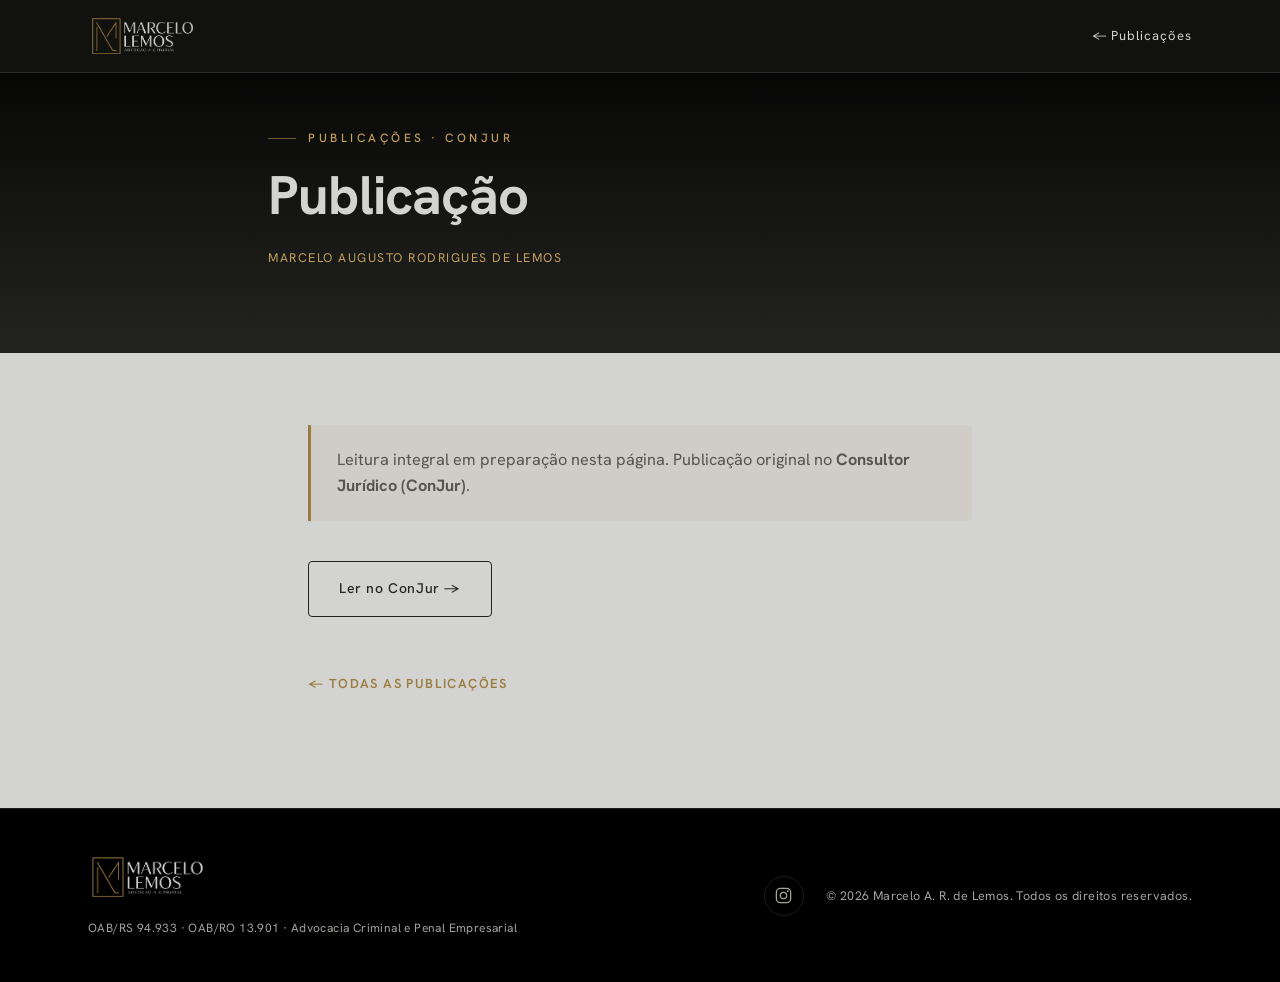
<file: leitura.html>
<!DOCTYPE html>
<html lang="pt-BR">
<head>
  <meta charset="UTF-8" />
  <meta name="viewport" content="width=device-width, initial-scale=1.0" />
  <title>Publicação — Marcelo A. R. de Lemos</title>
  <meta name="description" content="Publicações de Marcelo Augusto Rodrigues de Lemos." />
  <link rel="icon" type="image/png" href="images/favicon.png" />
  <link rel="apple-touch-icon" href="images/apple-touch-icon.png" />
  <link rel="preconnect" href="https://fonts.googleapis.com" />
  <link rel="preconnect" href="https://fonts.gstatic.com" crossorigin />
  <link href="https://fonts.googleapis.com/css2?family=Hanken+Grotesk:ital,wght@0,300;0,400;0,500;0,600;0,700;0,800;1,400;1,500&display=swap" rel="stylesheet" />
  <link rel="stylesheet" href="styles.css" />
  <style>
    body { background: var(--cream); }
    .article-topbar { background: var(--black); }
    .article-topbar .header-inner { padding-block: 18px; }
    .article-back { font-family: var(--ui); font-size: 13px; letter-spacing: 1px; color: var(--on-dark); }
    .article-back:hover { color: var(--gold); }
    .article-hero { background: linear-gradient(180deg, #000000, #232321); color: var(--on-dark); padding: 128px 0 72px; }
    .article-hero .wrap { max-width: 800px; }
    .article-hero .kicker { color: var(--gold-soft); }
    .article-hero h1 { font-size: clamp(2rem, 5vw, 3.4rem); font-weight: 700; letter-spacing: -0.8px; line-height: 1.08; }
    .article-hero .meta { margin-top: 22px; font-family: var(--ui); font-size: 12.5px; letter-spacing: 1.5px; color: var(--gold-soft); text-transform: uppercase; }
    .reading { max-width: 720px; margin: 0 auto; padding: 72px 28px 96px; }
    .reading-lead { font-size: clamp(1.25rem, 2.6vw, 1.6rem); line-height: 1.5; color: var(--ink); margin: 0 0 40px; font-weight: 500; }
    .reading-note {
      border-left: 3px solid var(--gold); background: rgba(155, 123, 64, 0.08);
      padding: 22px 26px; border-radius: 0 4px 4px 0; color: var(--ink-soft);
      font-size: 1.02rem; line-height: 1.6;
    }
    .reading-actions { margin-top: 40px; display: flex; flex-wrap: wrap; gap: 22px; align-items: center; }
    .reading-back { margin-top: 56px; }
  </style>
</head>
<body>
  <header class="site-header article-topbar" data-scrolled>
    <div class="wrap header-inner">
      <a class="brand" href="index.html">
        <img class="brand-logo" src="images/logo.png" alt="Marcelo A. R. de Lemos — Advocacia Criminal e Penal Empresarial" />
      </a>
      <a class="article-back" href="index.html#publicacoes">← Publicações</a>
    </div>
  </header>

  <section class="article-hero">
    <div class="wrap">
      <p class="kicker">Publicações · ConJur</p>
      <h1 id="art-title">Publicação</h1>
      <p class="meta" id="art-authors">Marcelo Augusto Rodrigues de Lemos</p>
    </div>
  </section>

  <article class="reading">
    <p class="reading-lead" id="art-lead" hidden></p>
    <div class="reading-note">
      Leitura integral em preparação nesta página. Publicação original no
      <strong>Consultor Jurídico (ConJur)</strong>.
    </div>
    <div class="reading-actions">
      <a class="btn btn-outline-dark" id="art-source" href="#" target="_blank" rel="noopener" hidden>Ler no ConJur →</a>
    </div>
    <p class="reading-back"><a class="link-cta" href="index.html#publicacoes">← Todas as publicações</a></p>
  </article>

  <footer class="site-footer">
    <div class="wrap footer-inner">
      <div class="footer-brand">
        <img class="footer-logo" src="images/logo.png" alt="Marcelo A. R. de Lemos — Advocacia Criminal e Penal Empresarial" />
        <p class="footer-role">OAB/RS 94.933 · OAB/RO 13.901 · Advocacia Criminal e Penal Empresarial</p>
      </div>
      <div class="footer-meta">
        <a class="footer-ig" href="https://www.instagram.com/advmarcelolemos/" aria-label="Instagram" target="_blank" rel="noopener">
          <svg viewBox="0 0 24 24" fill="none" stroke="currentColor" stroke-width="1.6"><rect x="3" y="3" width="18" height="18" rx="5"/><circle cx="12" cy="12" r="4"/><circle cx="17.4" cy="6.6" r="1.1" fill="currentColor" stroke="none"/></svg>
        </a>
        <p class="footer-legal">© <span id="ano"></span> Marcelo A. R. de Lemos. Todos os direitos reservados.</p>
      </div>
    </div>
  </footer>

  <script>
    (function () {
      var ARTIGOS = {
        "fundo-do-mar": {
          titulo: "1.000 advogados no fundo do mar? Um bom começo!",
          autores: "Marcelo Augusto Rodrigues de Lemos · Lenio Luiz Streck",
          lead: "Uma reflexão sobre advocacia, direito de defesa e os limites da eficiência na prestação jurisdicional.",
          redirect: "pub-fundo-do-mar.html"
        },
        "funcionalismo": {
          titulo: "Funcionalismo penal e positivismo jurídico",
          autores: "Marcelo Augusto Rodrigues de Lemos"
        },
        "verdade-caso-concreto": {
          titulo: "Nem sempre algo correto (lei ou tese) é verdadeiro (no caso concreto)!",
          autores: "Marcelo Augusto Rodrigues de Lemos"
        },
        "penas-8-1": {
          titulo: "Desmistificando as penas do 8/1: o caso Débora",
          autores: "Marcelo Augusto Rodrigues de Lemos"
        }
      };

      function getParam(name) {
        var m = new RegExp("[?&]" + name + "=([^&]*)").exec(window.location.search);
        return m ? decodeURIComponent(m[1]) : null;
      }

      var slug = getParam("a");
      var art = slug && ARTIGOS[slug];

      if (art && art.redirect) { window.location.replace(art.redirect); return; }

      if (art) {
        document.title = art.titulo + " — Marcelo A. R. de Lemos";
        document.getElementById("art-title").textContent = art.titulo;
        document.getElementById("art-authors").textContent = art.autores;
        if (art.lead) {
          var lead = document.getElementById("art-lead");
          lead.textContent = art.lead;
          lead.hidden = false;
        }
        if (art.fonte) {
          var src = document.getElementById("art-source");
          src.href = art.fonte;
          src.hidden = false;
        }
      }

      var ano = document.getElementById("ano");
      if (ano) ano.textContent = String(new Date().getFullYear());
    })();
  </script>
</body>
</html>
</file>
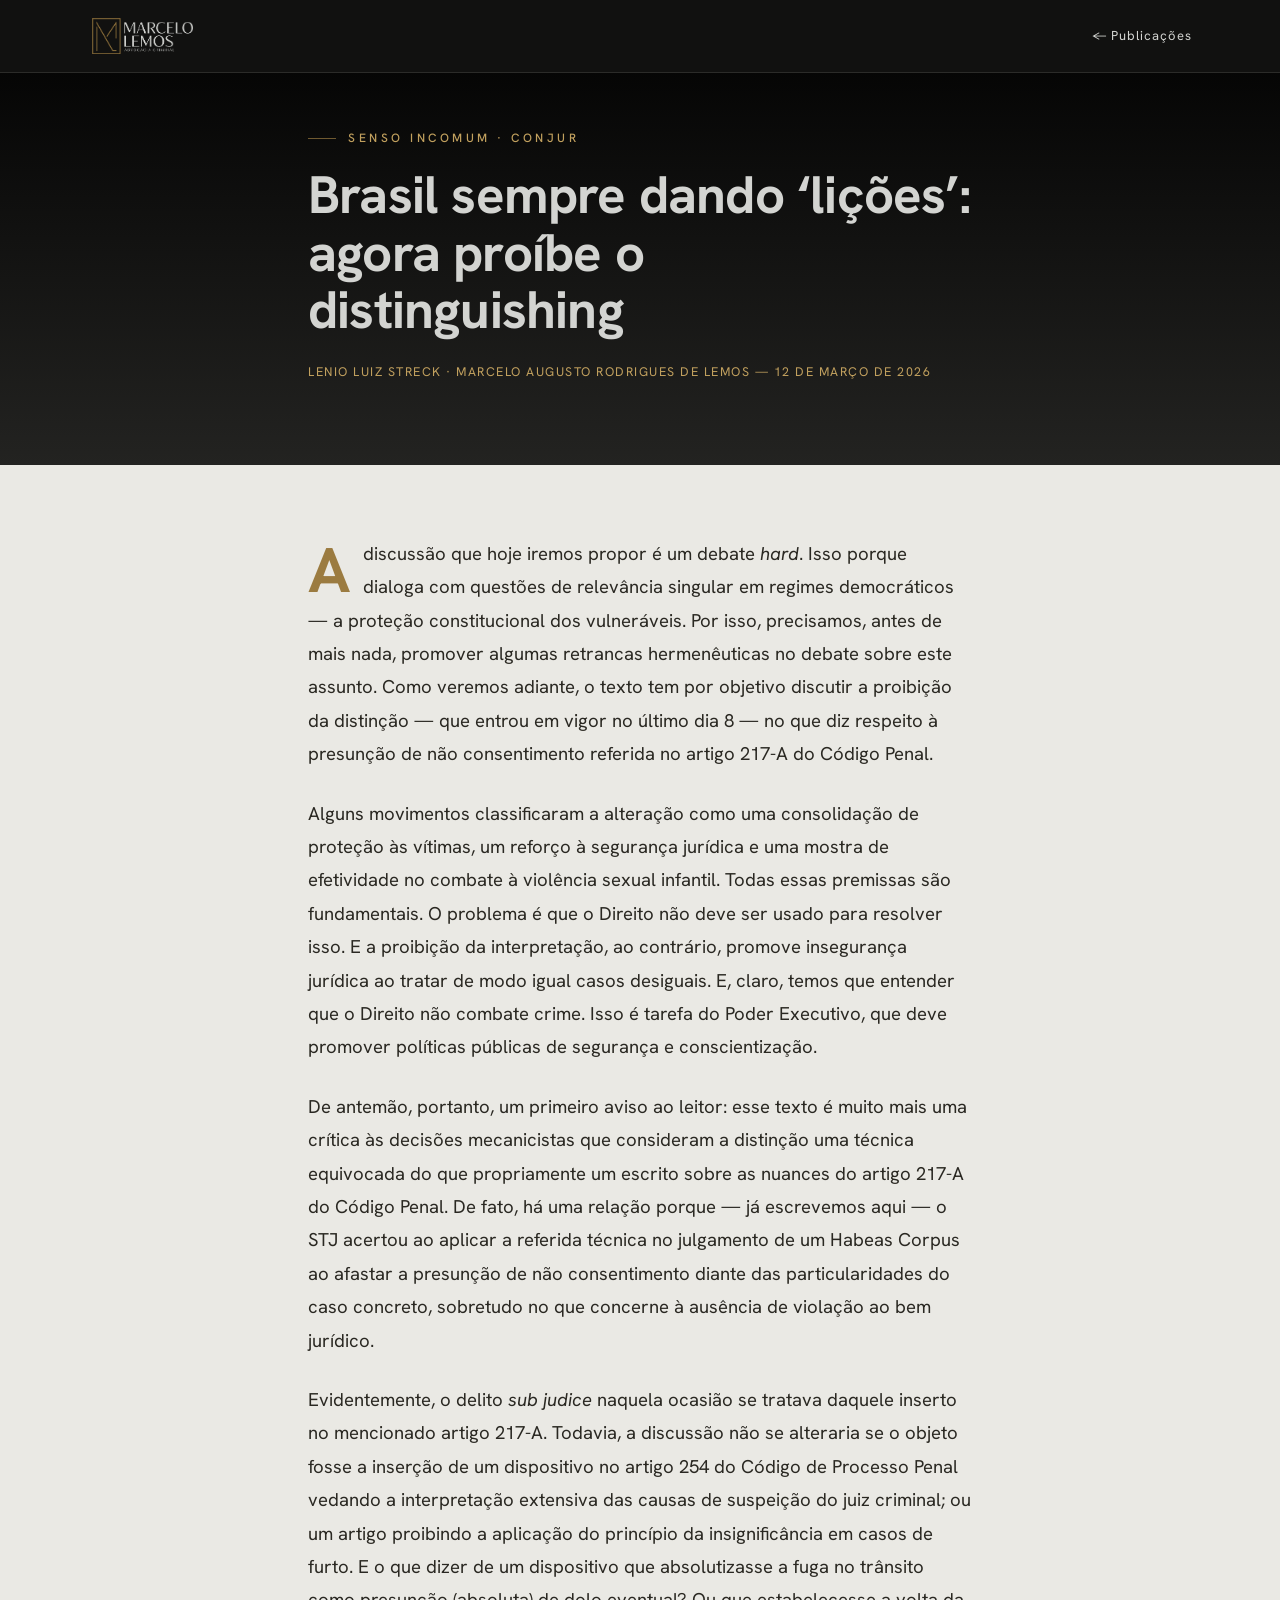
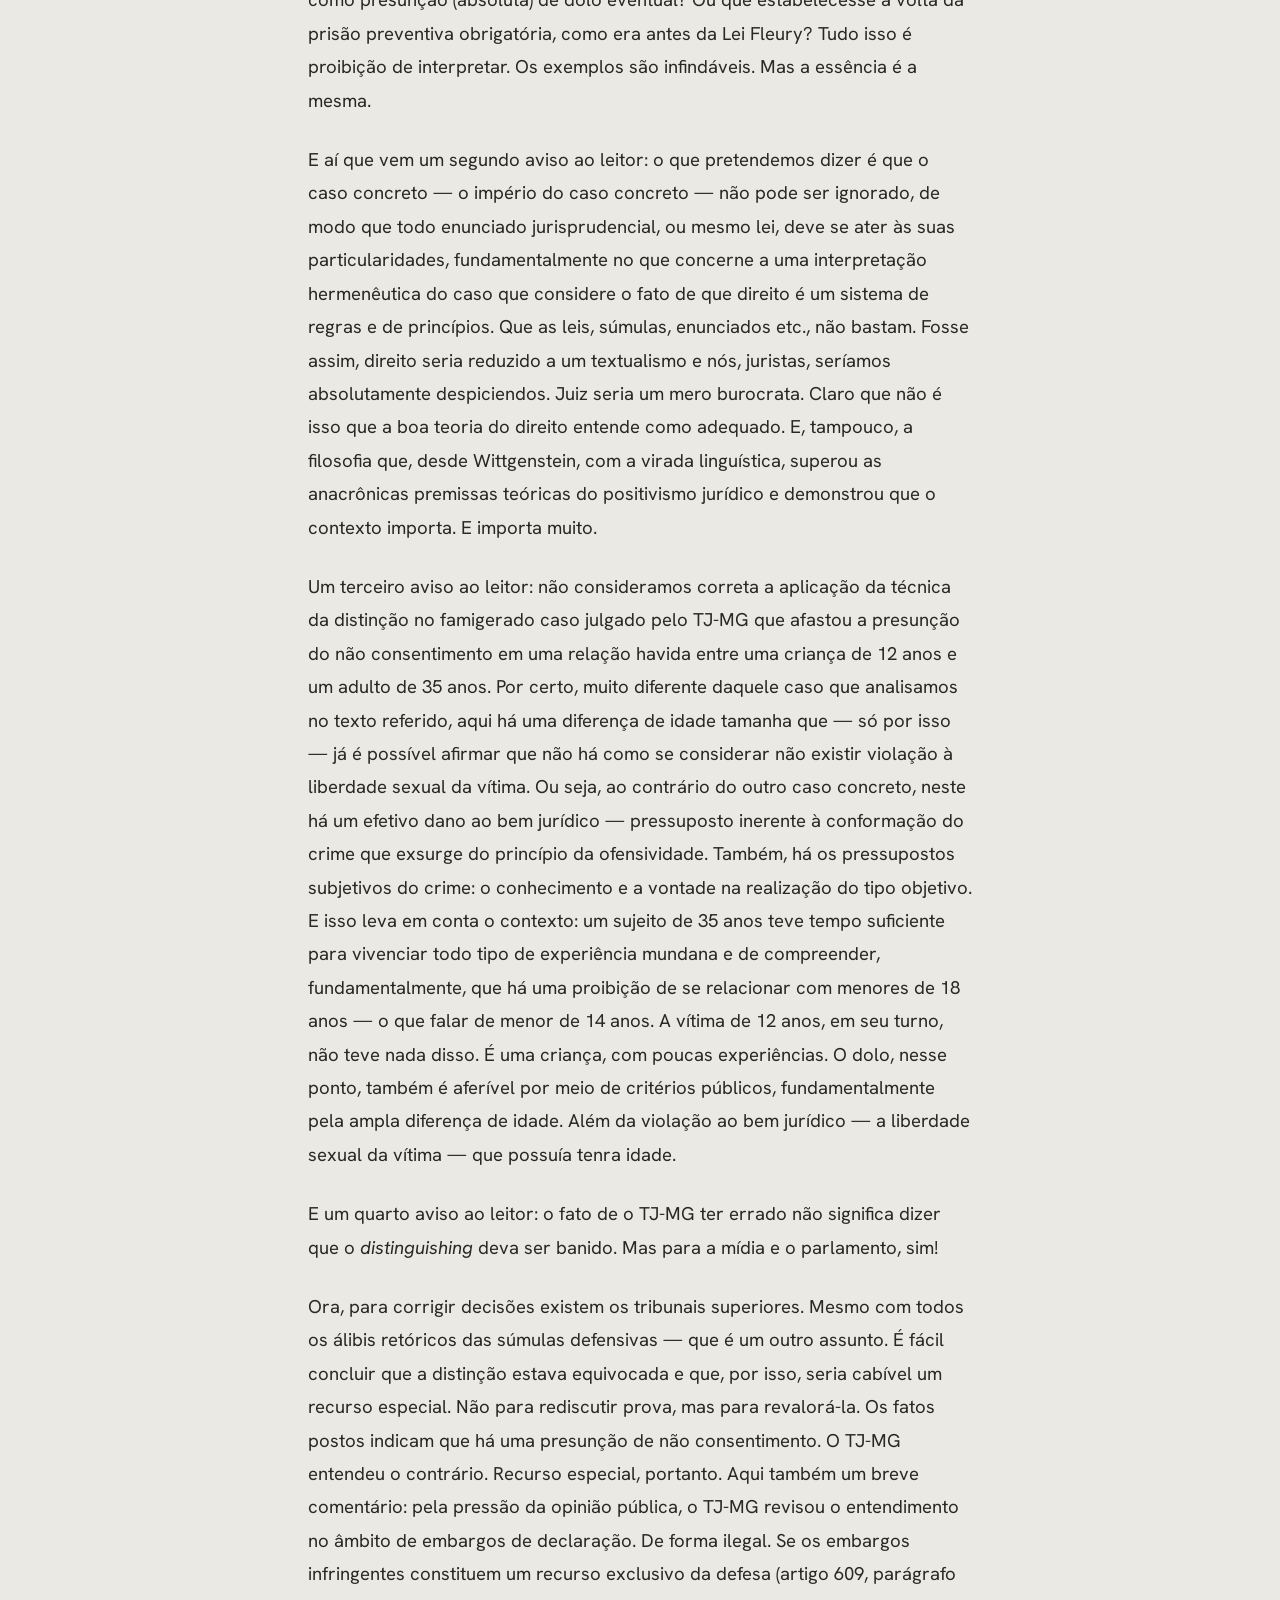
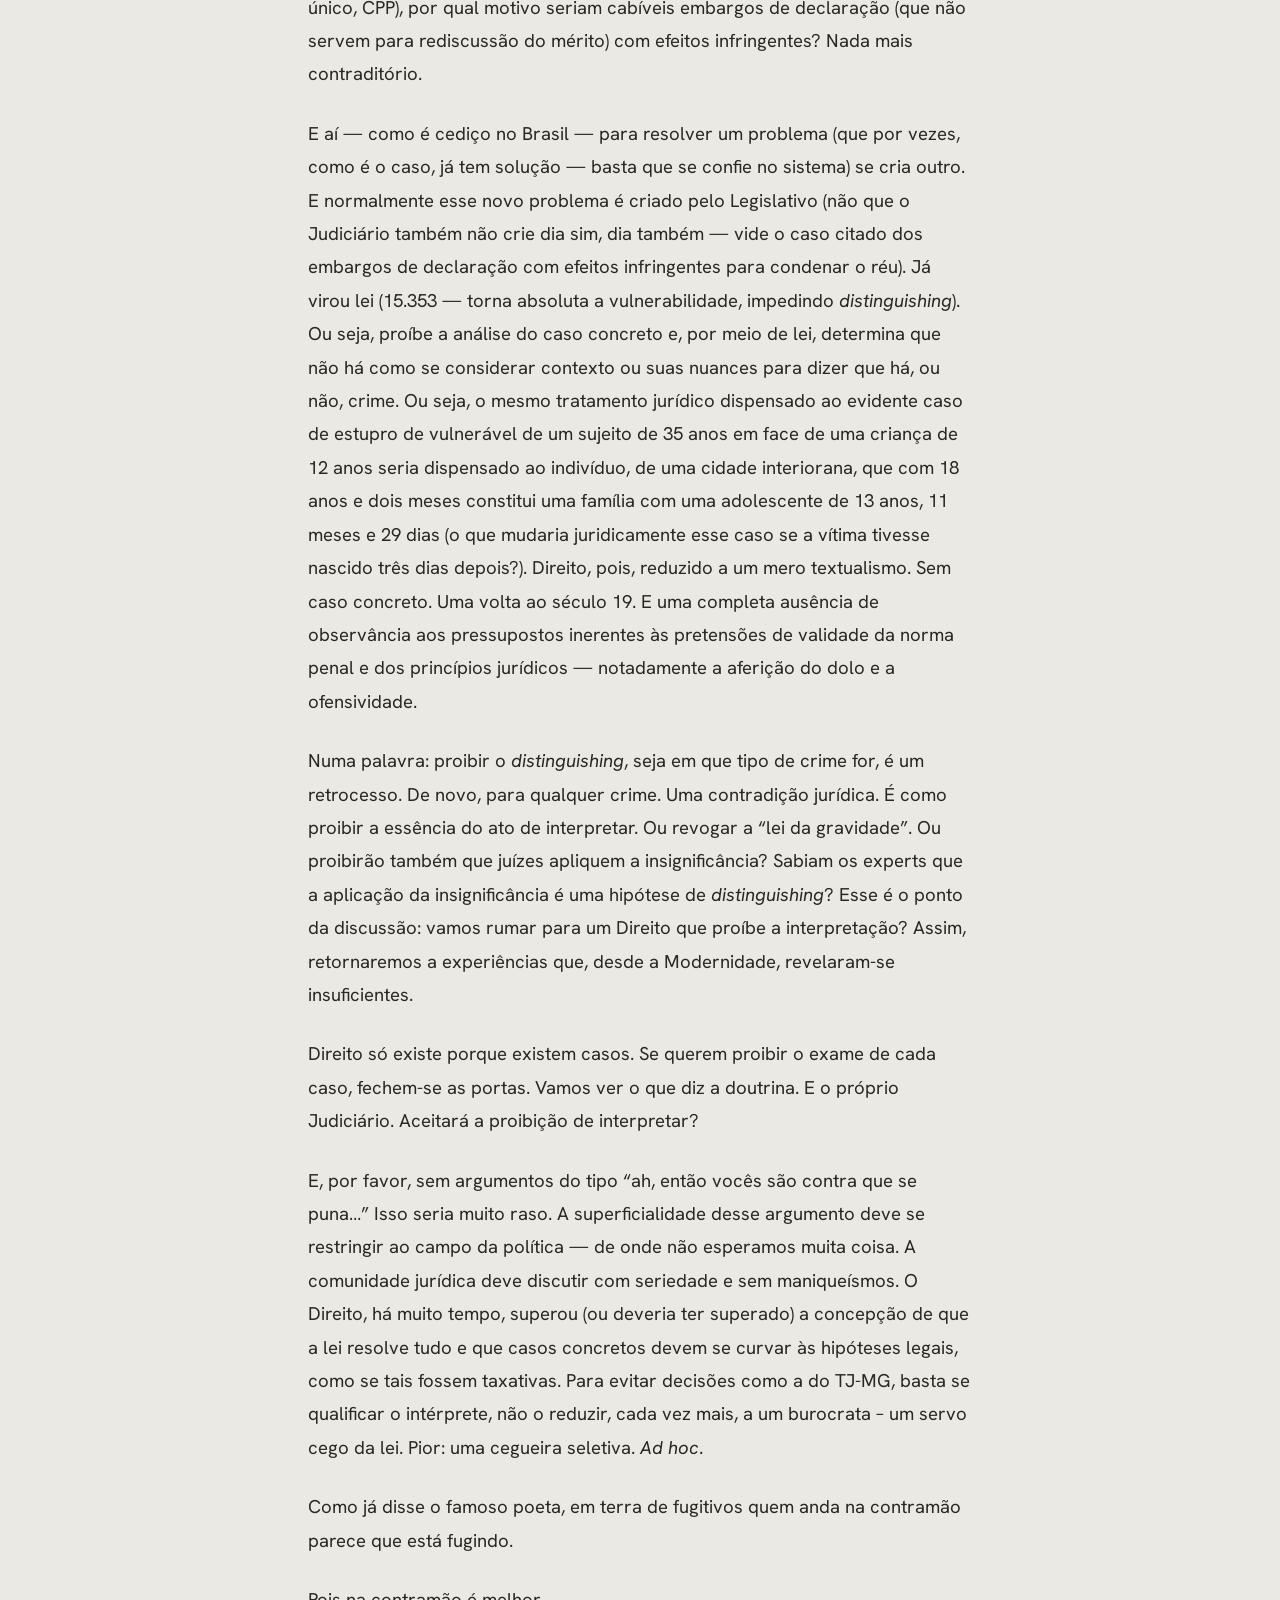
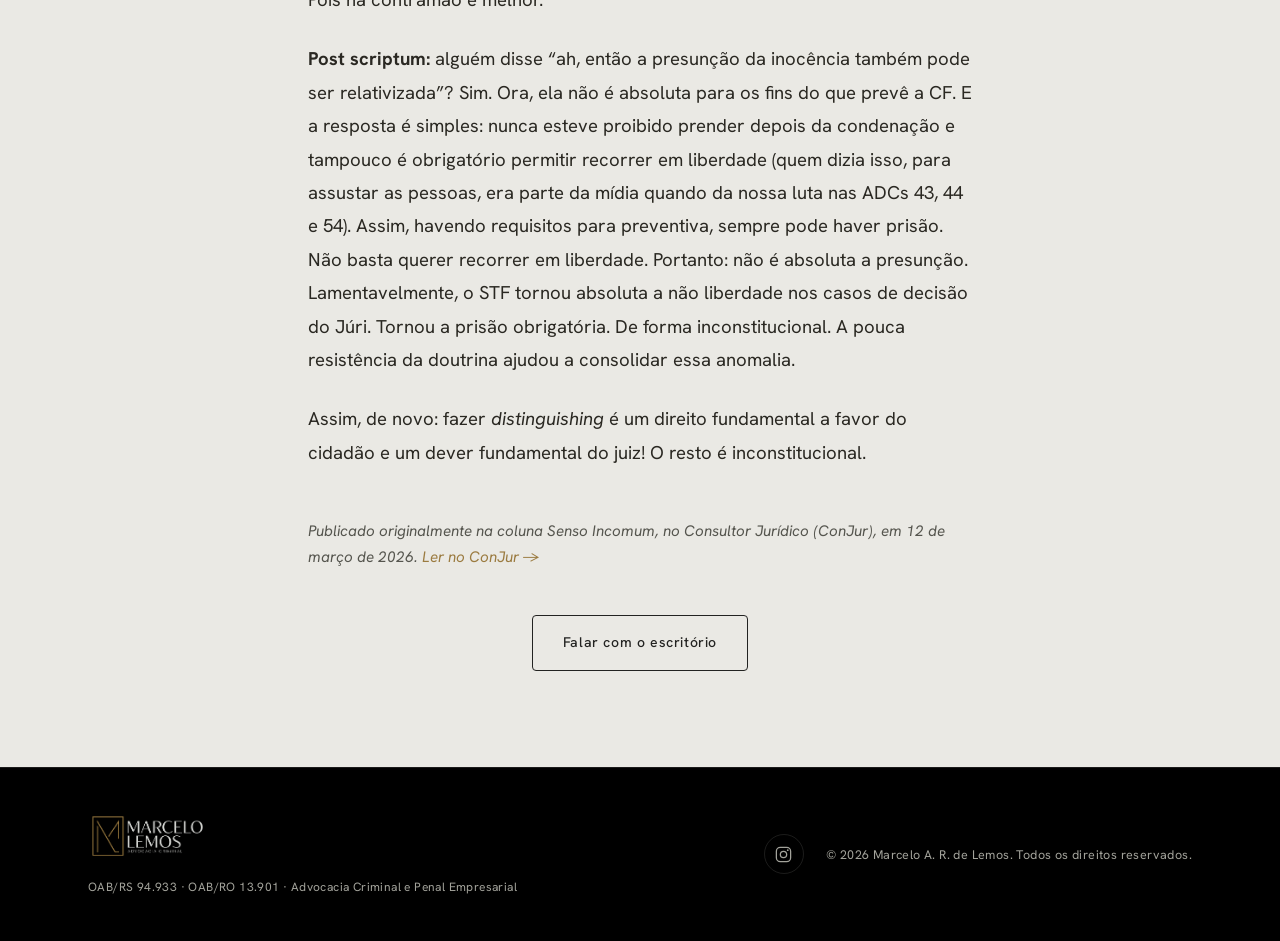
<file: pub-distinguishing.html>
<!DOCTYPE html>
<html lang="pt-BR">
<head>
  <meta charset="UTF-8" />
  <meta name="viewport" content="width=device-width, initial-scale=1.0" />
  <title>Brasil sempre dando 'lições': agora proíbe o distinguishing — Marcelo A. R. de Lemos</title>
  <meta name="description" content="Lenio Luiz Streck e Marcelo Augusto Rodrigues de Lemos sobre a proibição do distinguishing e o império do caso concreto." />
  <link rel="icon" type="image/png" href="images/favicon.png" />
  <link rel="apple-touch-icon" href="images/apple-touch-icon.png" />
  <link rel="preconnect" href="https://fonts.googleapis.com" />
  <link rel="preconnect" href="https://fonts.gstatic.com" crossorigin />
  <link href="https://fonts.googleapis.com/css2?family=Hanken+Grotesk:ital,wght@0,300;0,400;0,500;0,600;0,700;0,800;1,400;1,500&display=swap" rel="stylesheet" />
  <link rel="stylesheet" href="styles.css" />
</head>
<body class="reading-page">
  <header class="site-header reading-topbar" data-scrolled>
    <div class="wrap header-inner">
      <a class="brand" href="index.html">
        <img class="brand-logo" src="images/logo.png" alt="Marcelo A. R. de Lemos — Advocacia Criminal e Penal Empresarial" />
      </a>
      <a class="reading-back" href="index.html#publicacoes">← Publicações</a>
    </div>
  </header>

  <section class="reading-hero">
    <div class="wrap">
      <p class="kicker">Senso Incomum · ConJur</p>
      <h1>Brasil sempre dando ‘lições’: agora proíbe o distinguishing</h1>
      <p class="meta">Lenio Luiz Streck · Marcelo Augusto Rodrigues de Lemos — 12 de março de 2026</p>
    </div>
  </section>

  <article class="reading-body">
    <p>A discussão que hoje iremos propor é um debate <em>hard</em>. Isso porque dialoga com questões de relevância singular em regimes democráticos — a proteção constitucional dos vulneráveis. Por isso, precisamos, antes de mais nada, promover algumas retrancas hermenêuticas no debate sobre este assunto. Como veremos adiante, o texto tem por objetivo discutir a proibição da distinção — que entrou em vigor no último dia 8 — no que diz respeito à presunção de não consentimento referida no artigo 217-A do Código Penal.</p>
    <p>Alguns movimentos classificaram a alteração como uma consolidação de proteção às vítimas, um reforço à segurança jurídica e uma mostra de efetividade no combate à violência sexual infantil. Todas essas premissas são fundamentais. O problema é que o Direito não deve ser usado para resolver isso. E a proibição da interpretação, ao contrário, promove insegurança jurídica ao tratar de modo igual casos desiguais. E, claro, temos que entender que o Direito não combate crime. Isso é tarefa do Poder Executivo, que deve promover políticas públicas de segurança e conscientização.</p>
    <p>De antemão, portanto, um primeiro aviso ao leitor: esse texto é muito mais uma crítica às decisões mecanicistas que consideram a distinção uma técnica equivocada do que propriamente um escrito sobre as nuances do artigo 217-A do Código Penal. De fato, há uma relação porque — já escrevemos aqui — o STJ acertou ao aplicar a referida técnica no julgamento de um Habeas Corpus ao afastar a presunção de não consentimento diante das particularidades do caso concreto, sobretudo no que concerne à ausência de violação ao bem jurídico.</p>
    <p>Evidentemente, o delito <em>sub judice</em> naquela ocasião se tratava daquele inserto no mencionado artigo 217-A. Todavia, a discussão não se alteraria se o objeto fosse a inserção de um dispositivo no artigo 254 do Código de Processo Penal vedando a interpretação extensiva das causas de suspeição do juiz criminal; ou um artigo proibindo a aplicação do princípio da insignificância em casos de furto. E o que dizer de um dispositivo que absolutizasse a fuga no trânsito como presunção (absoluta) de dolo eventual? Ou que estabelecesse a volta da prisão preventiva obrigatória, como era antes da Lei Fleury? Tudo isso é proibição de interpretar. Os exemplos são infindáveis. Mas a essência é a mesma.</p>
    <p>E aí que vem um segundo aviso ao leitor: o que pretendemos dizer é que o caso concreto — o império do caso concreto — não pode ser ignorado, de modo que todo enunciado jurisprudencial, ou mesmo lei, deve se ater às suas particularidades, fundamentalmente no que concerne a uma interpretação hermenêutica do caso que considere o fato de que direito é um sistema de regras e de princípios. Que as leis, súmulas, enunciados etc., não bastam. Fosse assim, direito seria reduzido a um textualismo e nós, juristas, seríamos absolutamente despiciendos. Juiz seria um mero burocrata. Claro que não é isso que a boa teoria do direito entende como adequado. E, tampouco, a filosofia que, desde Wittgenstein, com a virada linguística, superou as anacrônicas premissas teóricas do positivismo jurídico e demonstrou que o contexto importa. E importa muito.</p>
    <p>Um terceiro aviso ao leitor: não consideramos correta a aplicação da técnica da distinção no famigerado caso julgado pelo TJ-MG que afastou a presunção do não consentimento em uma relação havida entre uma criança de 12 anos e um adulto de 35 anos. Por certo, muito diferente daquele caso que analisamos no texto referido, aqui há uma diferença de idade tamanha que — só por isso — já é possível afirmar que não há como se considerar não existir violação à liberdade sexual da vítima. Ou seja, ao contrário do outro caso concreto, neste há um efetivo dano ao bem jurídico — pressuposto inerente à conformação do crime que exsurge do princípio da ofensividade. Também, há os pressupostos subjetivos do crime: o conhecimento e a vontade na realização do tipo objetivo. E isso leva em conta o contexto: um sujeito de 35 anos teve tempo suficiente para vivenciar todo tipo de experiência mundana e de compreender, fundamentalmente, que há uma proibição de se relacionar com menores de 18 anos — o que falar de menor de 14 anos. A vítima de 12 anos, em seu turno, não teve nada disso. É uma criança, com poucas experiências. O dolo, nesse ponto, também é aferível por meio de critérios públicos, fundamentalmente pela ampla diferença de idade. Além da violação ao bem jurídico — a liberdade sexual da vítima — que possuía tenra idade.</p>
    <p>E um quarto aviso ao leitor: o fato de o TJ-MG ter errado não significa dizer que o <em>distinguishing</em> deva ser banido. Mas para a mídia e o parlamento, sim!</p>
    <p>Ora, para corrigir decisões existem os tribunais superiores. Mesmo com todos os álibis retóricos das súmulas defensivas — que é um outro assunto. É fácil concluir que a distinção estava equivocada e que, por isso, seria cabível um recurso especial. Não para rediscutir prova, mas para revalorá-la. Os fatos postos indicam que há uma presunção de não consentimento. O TJ-MG entendeu o contrário. Recurso especial, portanto. Aqui também um breve comentário: pela pressão da opinião pública, o TJ-MG revisou o entendimento no âmbito de embargos de declaração. De forma ilegal. Se os embargos infringentes constituem um recurso exclusivo da defesa (artigo 609, parágrafo único, CPP), por qual motivo seriam cabíveis embargos de declaração (que não servem para rediscussão do mérito) com efeitos infringentes? Nada mais contraditório.</p>
    <p>E aí — como é cediço no Brasil — para resolver um problema (que por vezes, como é o caso, já tem solução — basta que se confie no sistema) se cria outro. E normalmente esse novo problema é criado pelo Legislativo (não que o Judiciário também não crie dia sim, dia também — vide o caso citado dos embargos de declaração com efeitos infringentes para condenar o réu). Já virou lei (15.353 — torna absoluta a vulnerabilidade, impedindo <em>distinguishing</em>). Ou seja, proíbe a análise do caso concreto e, por meio de lei, determina que não há como se considerar contexto ou suas nuances para dizer que há, ou não, crime. Ou seja, o mesmo tratamento jurídico dispensado ao evidente caso de estupro de vulnerável de um sujeito de 35 anos em face de uma criança de 12 anos seria dispensado ao indivíduo, de uma cidade interiorana, que com 18 anos e dois meses constitui uma família com uma adolescente de 13 anos, 11 meses e 29 dias (o que mudaria juridicamente esse caso se a vítima tivesse nascido três dias depois?). Direito, pois, reduzido a um mero textualismo. Sem caso concreto. Uma volta ao século 19. E uma completa ausência de observância aos pressupostos inerentes às pretensões de validade da norma penal e dos princípios jurídicos — notadamente a aferição do dolo e a ofensividade.</p>
    <p>Numa palavra: proibir o <em>distinguishing</em>, seja em que tipo de crime for, é um retrocesso. De novo, para qualquer crime. Uma contradição jurídica. É como proibir a essência do ato de interpretar. Ou revogar a “lei da gravidade”. Ou proibirão também que juízes apliquem a insignificância? Sabiam os experts que a aplicação da insignificância é uma hipótese de <em>distinguishing</em>? Esse é o ponto da discussão: vamos rumar para um Direito que proíbe a interpretação? Assim, retornaremos a experiências que, desde a Modernidade, revelaram-se insuficientes.</p>
    <p>Direito só existe porque existem casos. Se querem proibir o exame de cada caso, fechem-se as portas. Vamos ver o que diz a doutrina. E o próprio Judiciário. Aceitará a proibição de interpretar?</p>
    <p>E, por favor, sem argumentos do tipo “ah, então vocês são contra que se puna…” Isso seria muito raso. A superficialidade desse argumento deve se restringir ao campo da política — de onde não esperamos muita coisa. A comunidade jurídica deve discutir com seriedade e sem maniqueísmos. O Direito, há muito tempo, superou (ou deveria ter superado) a concepção de que a lei resolve tudo e que casos concretos devem se curvar às hipóteses legais, como se tais fossem taxativas. Para evitar decisões como a do TJ-MG, basta se qualificar o intérprete, não o reduzir, cada vez mais, a um burocrata – um servo cego da lei. Pior: uma cegueira seletiva. <em>Ad hoc</em>.</p>
    <p>Como já disse o famoso poeta, em terra de fugitivos quem anda na contramão parece que está fugindo.</p>
    <p>Pois na contramão é melhor.</p>
    <p><strong>Post scriptum:</strong> alguém disse “ah, então a presunção da inocência também pode ser relativizada”? Sim. Ora, ela não é absoluta para os fins do que prevê a CF. E a resposta é simples: nunca esteve proibido prender depois da condenação e tampouco é obrigatório permitir recorrer em liberdade (quem dizia isso, para assustar as pessoas, era parte da mídia quando da nossa luta nas ADCs 43, 44 e 54). Assim, havendo requisitos para preventiva, sempre pode haver prisão. Não basta querer recorrer em liberdade. Portanto: não é absoluta a presunção. Lamentavelmente, o STF tornou absoluta a não liberdade nos casos de decisão do Júri. Tornou a prisão obrigatória. De forma inconstitucional. A pouca resistência da doutrina ajudou a consolidar essa anomalia.</p>
    <p>Assim, de novo: fazer <em>distinguishing</em> é um direito fundamental a favor do cidadão e um dever fundamental do juiz! O resto é inconstitucional.</p>
  </article>

  <div class="reading-source">
    <p>Publicado originalmente na coluna <em>Senso Incomum</em>, no Consultor Jurídico (ConJur), em 12 de março de 2026. <a href="https://conjur.com.br/2026-mar-12/brasil-sempre-dando-licoes-agora-proibe-o-distinguishing-2/" target="_blank" rel="noopener">Ler no ConJur →</a></p>
  </div>

  <div class="reading-foot"><a class="btn btn-outline-dark" href="index.html#contato">Falar com o escritório</a></div>

  <footer class="site-footer">
    <div class="wrap footer-inner">
      <div class="footer-brand">
        <img class="footer-logo" src="images/logo.png" alt="Marcelo A. R. de Lemos — Advocacia Criminal e Penal Empresarial" />
        <p class="footer-role">OAB/RS 94.933 · OAB/RO 13.901 · Advocacia Criminal e Penal Empresarial</p>
      </div>
      <div class="footer-meta">
        <a class="footer-ig" href="https://www.instagram.com/advmarcelolemos/" aria-label="Instagram" target="_blank" rel="noopener">
          <svg viewBox="0 0 24 24" fill="none" stroke="currentColor" stroke-width="1.6"><rect x="3" y="3" width="18" height="18" rx="5"/><circle cx="12" cy="12" r="4"/><circle cx="17.4" cy="6.6" r="1.1" fill="currentColor" stroke="none"/></svg>
        </a>
        <p class="footer-legal">© <span id="ano"></span> Marcelo A. R. de Lemos. Todos os direitos reservados.</p>
      </div>
    </div>
  </footer>

  <script>(function(){var el=document.getElementById("ano");if(el)el.textContent=String(new Date().getFullYear());})();</script>
</body>
</html>
</file>
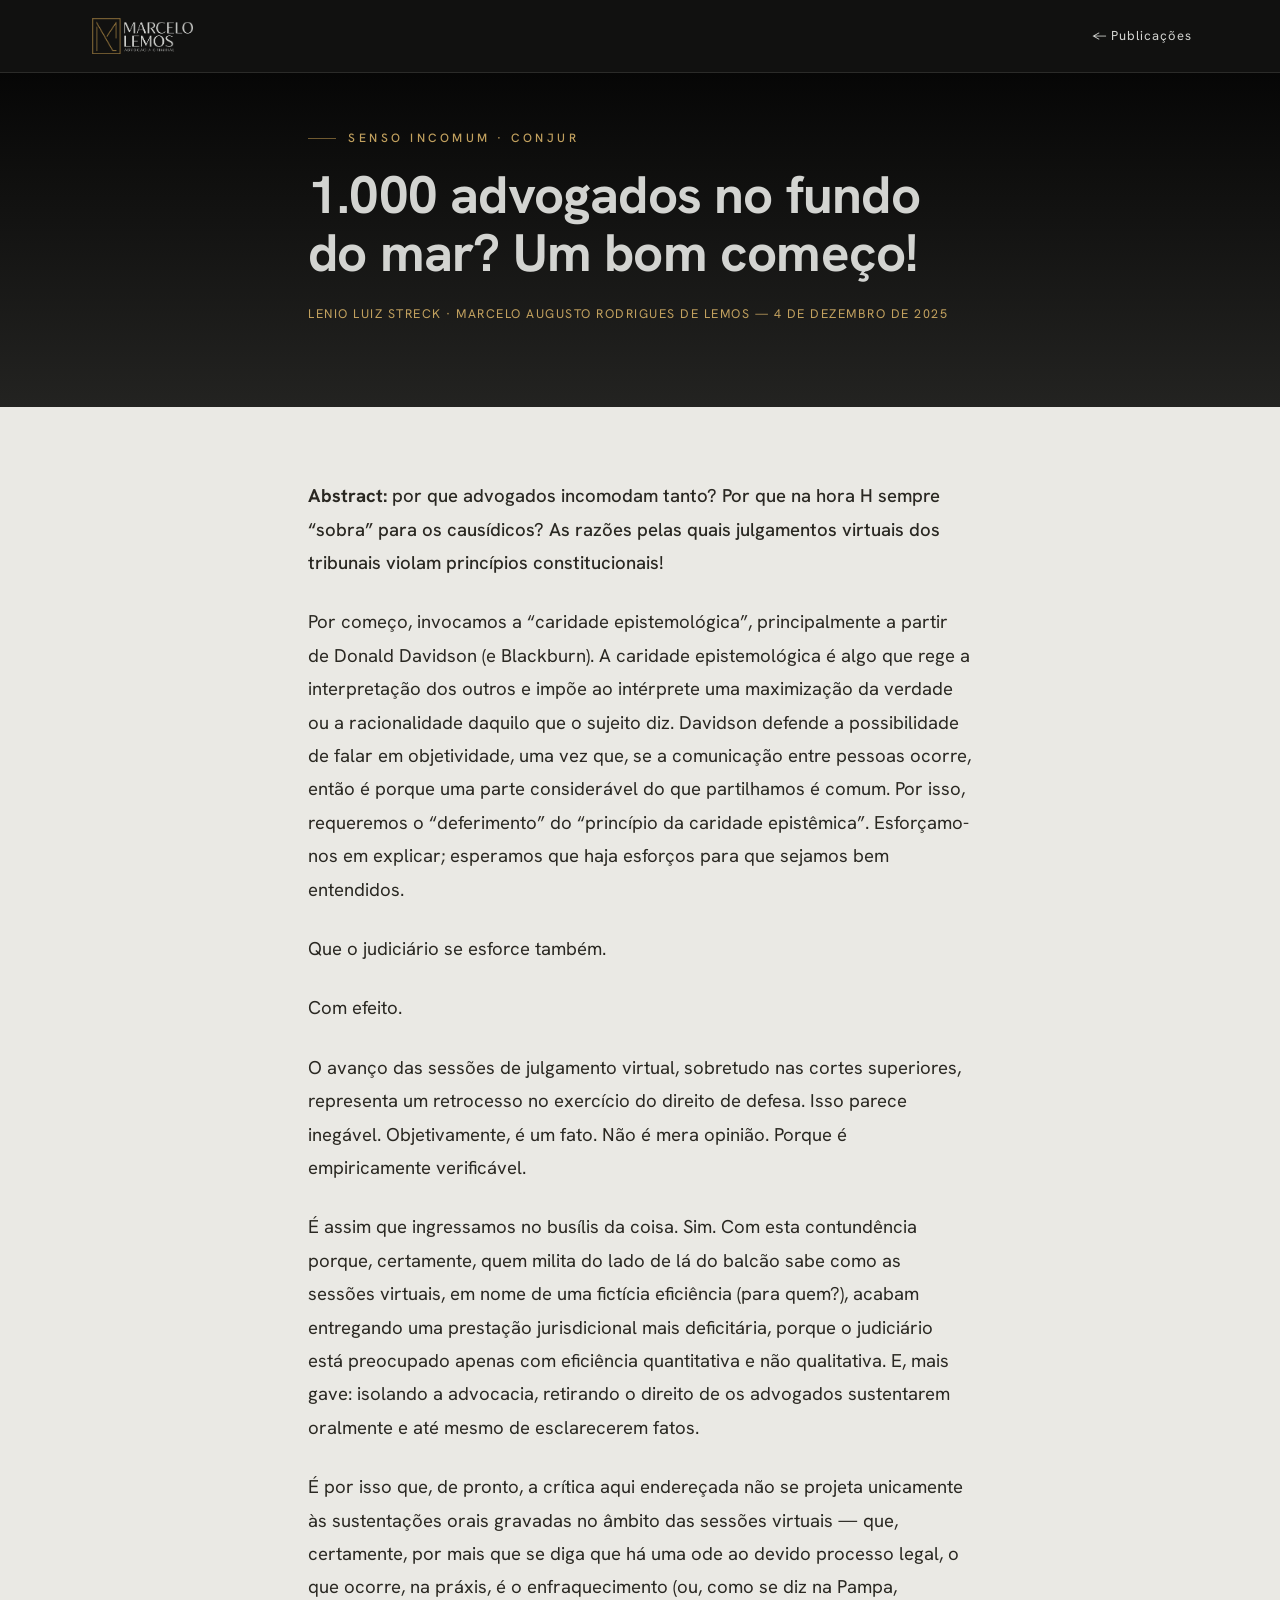
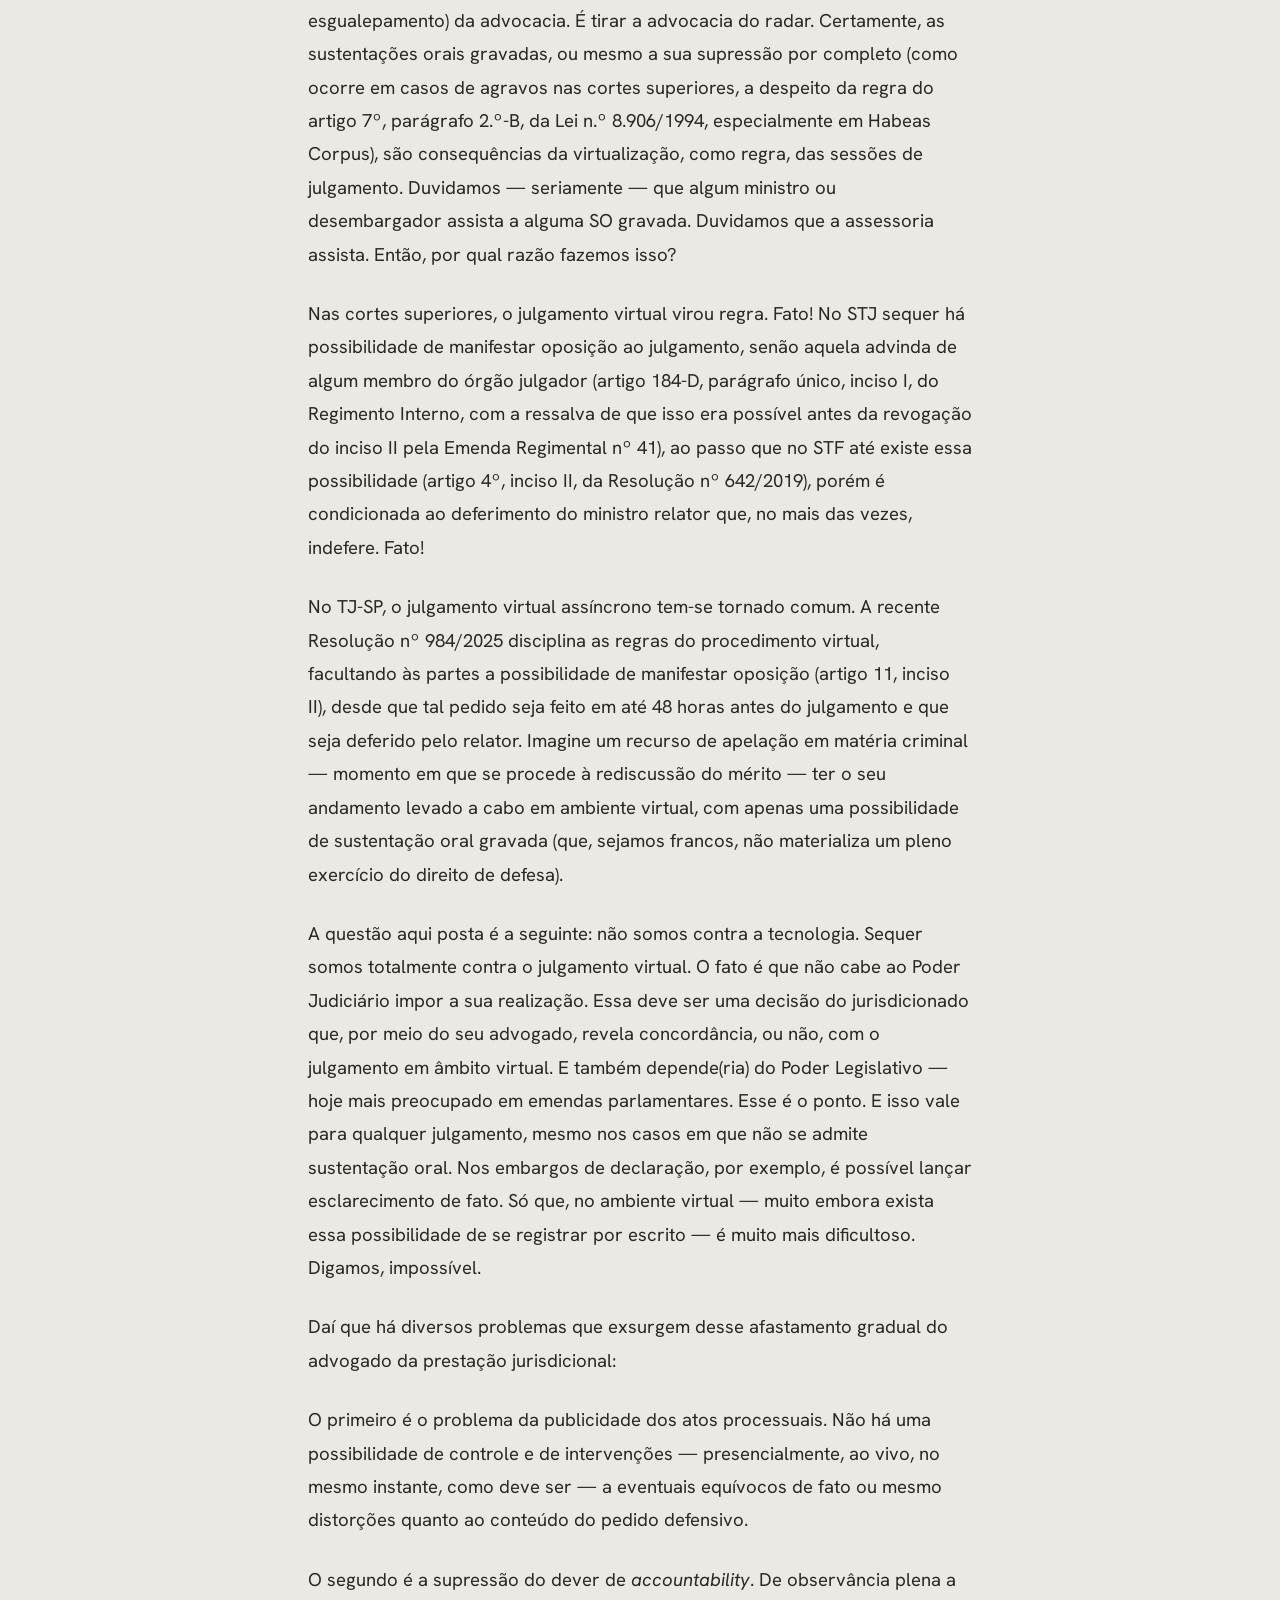
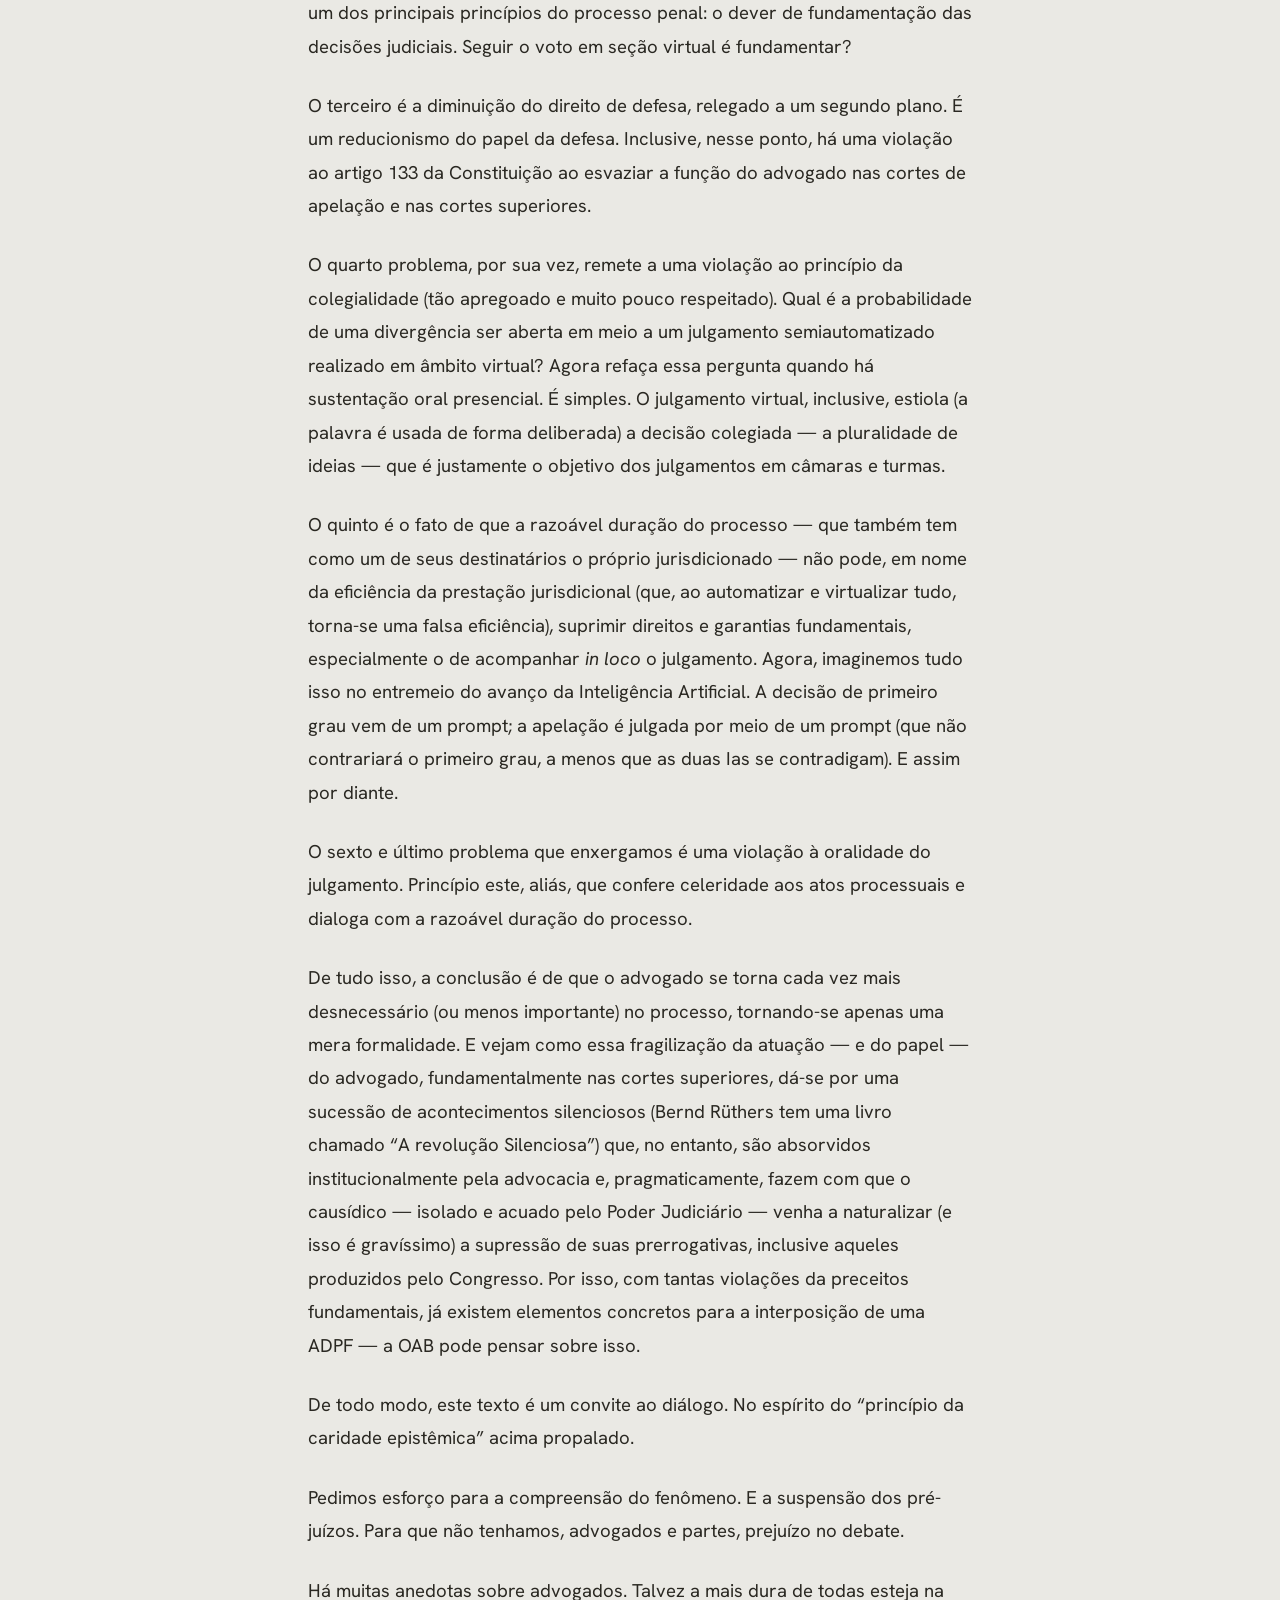
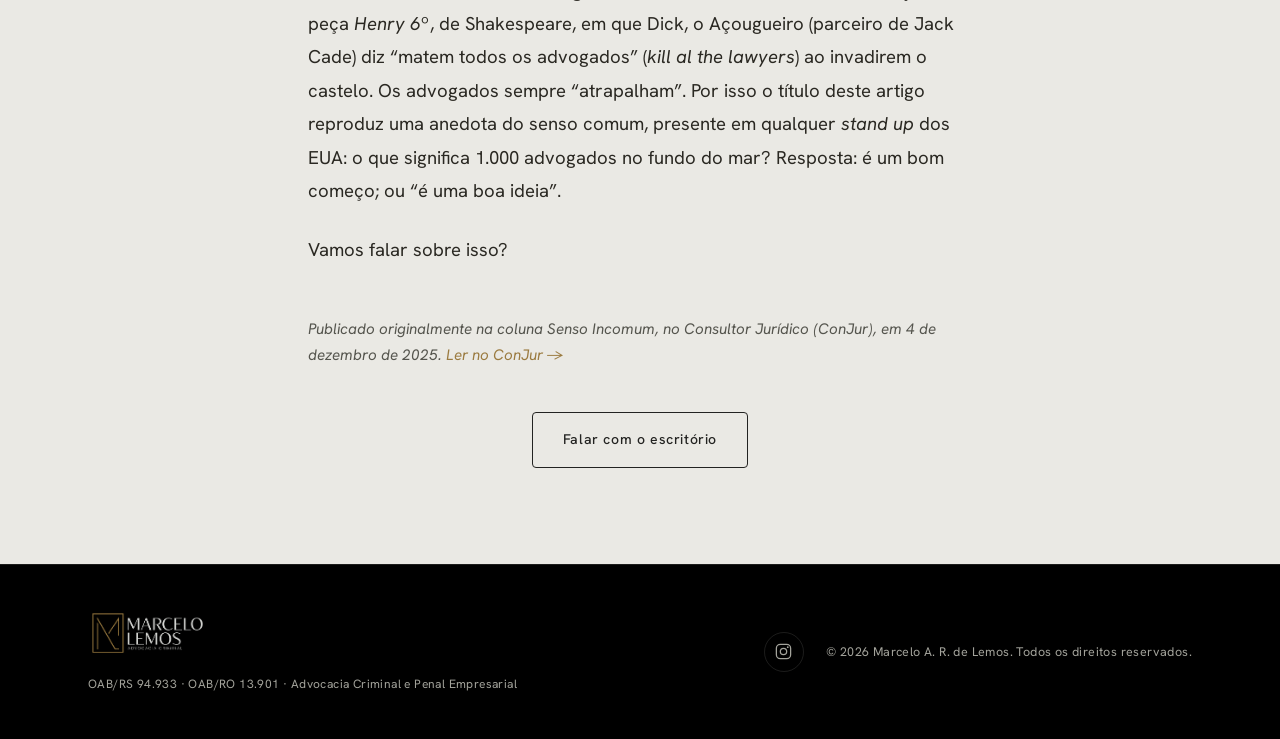
<file: pub-fundo-do-mar.html>
<!DOCTYPE html>
<html lang="pt-BR">
<head>
  <meta charset="UTF-8" />
  <meta name="viewport" content="width=device-width, initial-scale=1.0" />
  <title>1.000 advogados no fundo do mar? Um bom começo! — Marcelo A. R. de Lemos</title>
  <meta name="description" content="Lenio Luiz Streck e Marcelo Augusto Rodrigues de Lemos sobre julgamentos virtuais, direito de defesa e os limites da eficiência na prestação jurisdicional." />
  <link rel="icon" type="image/png" href="images/favicon.png" />
  <link rel="apple-touch-icon" href="images/apple-touch-icon.png" />
  <link rel="preconnect" href="https://fonts.googleapis.com" />
  <link rel="preconnect" href="https://fonts.gstatic.com" crossorigin />
  <link href="https://fonts.googleapis.com/css2?family=Hanken+Grotesk:ital,wght@0,300;0,400;0,500;0,600;0,700;0,800;1,400;1,500&display=swap" rel="stylesheet" />
  <link rel="stylesheet" href="styles.css" />
</head>
<body class="reading-page">
  <header class="site-header reading-topbar" data-scrolled>
    <div class="wrap header-inner">
      <a class="brand" href="index.html">
        <img class="brand-logo" src="images/logo.png" alt="Marcelo A. R. de Lemos — Advocacia Criminal e Penal Empresarial" />
      </a>
      <a class="reading-back" href="index.html#publicacoes">← Publicações</a>
    </div>
  </header>

  <section class="reading-hero">
    <div class="wrap">
      <p class="kicker">Senso Incomum · ConJur</p>
      <h1>1.000 advogados no fundo do mar? Um bom começo!</h1>
      <p class="meta">Lenio Luiz Streck · Marcelo Augusto Rodrigues de Lemos — 4 de dezembro de 2025</p>
    </div>
  </section>

  <article class="reading-body">
    <p class="reading-lead"><strong>Abstract:</strong> por que advogados incomodam tanto? Por que na hora H sempre “sobra” para os causídicos? As razões pelas quais julgamentos virtuais dos tribunais violam princípios constitucionais!</p>
    <p>Por começo, invocamos a “caridade epistemológica”, principalmente a partir de Donald Davidson (e Blackburn). A caridade epistemológica é algo que rege a interpretação dos outros e impõe ao intérprete uma maximização da verdade ou a racionalidade daquilo que o sujeito diz. Davidson defende a possibilidade de falar em objetividade, uma vez que, se a comunicação entre pessoas ocorre, então é porque uma parte considerável do que partilhamos é comum. Por isso, requeremos o “deferimento” do “princípio da caridade epistêmica”. Esforçamo-nos em explicar; esperamos que haja esforços para que sejamos bem entendidos.</p>
    <p>Que o judiciário se esforce também.</p>
    <p>Com efeito.</p>
    <p>O avanço das sessões de julgamento virtual, sobretudo nas cortes superiores, representa um retrocesso no exercício do direito de defesa. Isso parece inegável. Objetivamente, é um fato. Não é mera opinião. Porque é empiricamente verificável.</p>
    <p>É assim que ingressamos no busílis da coisa. Sim. Com esta contundência porque, certamente, quem milita do lado de lá do balcão sabe como as sessões virtuais, em nome de uma fictícia eficiência (para quem?), acabam entregando uma prestação jurisdicional mais deficitária, porque o judiciário está preocupado apenas com eficiência quantitativa e não qualitativa. E, mais gave: isolando a advocacia, retirando o direito de os advogados sustentarem oralmente e até mesmo de esclarecerem fatos.</p>
    <p>É por isso que, de pronto, a crítica aqui endereçada não se projeta unicamente às sustentações orais gravadas no âmbito das sessões virtuais — que, certamente, por mais que se diga que há uma ode ao devido processo legal, o que ocorre, na práxis, é o enfraquecimento (ou, como se diz na Pampa, esgualepamento) da advocacia. É tirar a advocacia do radar. Certamente, as sustentações orais gravadas, ou mesmo a sua supressão por completo (como ocorre em casos de agravos nas cortes superiores, a despeito da regra do artigo 7º, parágrafo 2.º-B, da Lei n.º 8.906/1994, especialmente em Habeas Corpus), são consequências da virtualização, como regra, das sessões de julgamento. Duvidamos — seriamente — que algum ministro ou desembargador assista a alguma SO gravada. Duvidamos que a assessoria assista. Então, por qual razão fazemos isso?</p>
    <p>Nas cortes superiores, o julgamento virtual virou regra. Fato! No STJ sequer há possibilidade de manifestar oposição ao julgamento, senão aquela advinda de algum membro do órgão julgador (artigo 184-D, parágrafo único, inciso I, do Regimento Interno, com a ressalva de que isso era possível antes da revogação do inciso II pela Emenda Regimental nº 41), ao passo que no STF até existe essa possibilidade (artigo 4º, inciso II, da Resolução nº 642/2019), porém é condicionada ao deferimento do ministro relator que, no mais das vezes, indefere. Fato!</p>
    <p>No TJ-SP, o julgamento virtual assíncrono tem-se tornado comum. A recente Resolução nº 984/2025 disciplina as regras do procedimento virtual, facultando às partes a possibilidade de manifestar oposição (artigo 11, inciso II), desde que tal pedido seja feito em até 48 horas antes do julgamento e que seja deferido pelo relator. Imagine um recurso de apelação em matéria criminal — momento em que se procede à rediscussão do mérito — ter o seu andamento levado a cabo em ambiente virtual, com apenas uma possibilidade de sustentação oral gravada (que, sejamos francos, não materializa um pleno exercício do direito de defesa).</p>
    <p>A questão aqui posta é a seguinte: não somos contra a tecnologia. Sequer somos totalmente contra o julgamento virtual. O fato é que não cabe ao Poder Judiciário impor a sua realização. Essa deve ser uma decisão do jurisdicionado que, por meio do seu advogado, revela concordância, ou não, com o julgamento em âmbito virtual. E também depende(ria) do Poder Legislativo — hoje mais preocupado em emendas parlamentares. Esse é o ponto. E isso vale para qualquer julgamento, mesmo nos casos em que não se admite sustentação oral. Nos embargos de declaração, por exemplo, é possível lançar esclarecimento de fato. Só que, no ambiente virtual — muito embora exista essa possibilidade de se registrar por escrito — é muito mais dificultoso. Digamos, impossível.</p>
    <p>Daí que há diversos problemas que exsurgem desse afastamento gradual do advogado da prestação jurisdicional:</p>
    <p>O primeiro é o problema da publicidade dos atos processuais. Não há uma possibilidade de controle e de intervenções — presencialmente, ao vivo, no mesmo instante, como deve ser — a eventuais equívocos de fato ou mesmo distorções quanto ao conteúdo do pedido defensivo.</p>
    <p>O segundo é a supressão do dever de <em>accountability</em>. De observância plena a um dos principais princípios do processo penal: o dever de fundamentação das decisões judiciais. Seguir o voto em seção virtual é fundamentar?</p>
    <p>O terceiro é a diminuição do direito de defesa, relegado a um segundo plano. É um reducionismo do papel da defesa. Inclusive, nesse ponto, há uma violação ao artigo 133 da Constituição ao esvaziar a função do advogado nas cortes de apelação e nas cortes superiores.</p>
    <p>O quarto problema, por sua vez, remete a uma violação ao princípio da colegialidade (tão apregoado e muito pouco respeitado). Qual é a probabilidade de uma divergência ser aberta em meio a um julgamento semiautomatizado realizado em âmbito virtual? Agora refaça essa pergunta quando há sustentação oral presencial. É simples. O julgamento virtual, inclusive, estiola (a palavra é usada de forma deliberada) a decisão colegiada — a pluralidade de ideias — que é justamente o objetivo dos julgamentos em câmaras e turmas.</p>
    <p>O quinto é o fato de que a razoável duração do processo — que também tem como um de seus destinatários o próprio jurisdicionado — não pode, em nome da eficiência da prestação jurisdicional (que, ao automatizar e virtualizar tudo, torna-se uma falsa eficiência), suprimir direitos e garantias fundamentais, especialmente o de acompanhar <em>in loco</em> o julgamento. Agora, imaginemos tudo isso no entremeio do avanço da Inteligência Artificial. A decisão de primeiro grau vem de um prompt; a apelação é julgada por meio de um prompt (que não contrariará o primeiro grau, a menos que as duas Ias se contradigam). E assim por diante.</p>
    <p>O sexto e último problema que enxergamos é uma violação à oralidade do julgamento. Princípio este, aliás, que confere celeridade aos atos processuais e dialoga com a razoável duração do processo.</p>
    <p>De tudo isso, a conclusão é de que o advogado se torna cada vez mais desnecessário (ou menos importante) no processo, tornando-se apenas uma mera formalidade. E vejam como essa fragilização da atuação — e do papel — do advogado, fundamentalmente nas cortes superiores, dá-se por uma sucessão de acontecimentos silenciosos (Bernd Rüthers tem uma livro chamado “A revolução Silenciosa”) que, no entanto, são absorvidos institucionalmente pela advocacia e, pragmaticamente, fazem com que o causídico — isolado e acuado pelo Poder Judiciário — venha a naturalizar (e isso é gravíssimo) a supressão de suas prerrogativas, inclusive aqueles produzidos pelo Congresso. Por isso, com tantas violações da preceitos fundamentais, já existem elementos concretos para a interposição de uma ADPF — a OAB pode pensar sobre isso.</p>
    <p>De todo modo, este texto é um convite ao diálogo. No espírito do “princípio da caridade epistêmica” acima propalado.</p>
    <p>Pedimos esforço para a compreensão do fenômeno. E a suspensão dos pré-juízos. Para que não tenhamos, advogados e partes, prejuízo no debate.</p>
    <p>Há muitas anedotas sobre advogados. Talvez a mais dura de todas esteja na peça <em>Henry 6º</em>, de Shakespeare, em que Dick, o Açougueiro (parceiro de Jack Cade) diz “matem todos os advogados” (<em>kill al the lawyers</em>) ao invadirem o castelo. Os advogados sempre “atrapalham”. Por isso o título deste artigo reproduz uma anedota do senso comum, presente em qualquer <em>stand up</em> dos EUA: o que significa 1.000 advogados no fundo do mar? Resposta: é um bom começo; ou “é uma boa ideia”.</p>
    <p>Vamos falar sobre isso?</p>
  </article>

  <div class="reading-source">
    <p>Publicado originalmente na coluna <em>Senso Incomum</em>, no Consultor Jurídico (ConJur), em 4 de dezembro de 2025. <a href="https://conjur.com.br/2025-dez-04/1-000-advogados-no-fundo-do-mar-um-bom-comeco-2/" target="_blank" rel="noopener">Ler no ConJur →</a></p>
  </div>

  <div class="reading-foot"><a class="btn btn-outline-dark" href="index.html#contato">Falar com o escritório</a></div>

  <footer class="site-footer">
    <div class="wrap footer-inner">
      <div class="footer-brand">
        <img class="footer-logo" src="images/logo.png" alt="Marcelo A. R. de Lemos — Advocacia Criminal e Penal Empresarial" />
        <p class="footer-role">OAB/RS 94.933 · OAB/RO 13.901 · Advocacia Criminal e Penal Empresarial</p>
      </div>
      <div class="footer-meta">
        <a class="footer-ig" href="https://www.instagram.com/advmarcelolemos/" aria-label="Instagram" target="_blank" rel="noopener">
          <svg viewBox="0 0 24 24" fill="none" stroke="currentColor" stroke-width="1.6"><rect x="3" y="3" width="18" height="18" rx="5"/><circle cx="12" cy="12" r="4"/><circle cx="17.4" cy="6.6" r="1.1" fill="currentColor" stroke="none"/></svg>
        </a>
        <p class="footer-legal">© <span id="ano"></span> Marcelo A. R. de Lemos. Todos os direitos reservados.</p>
      </div>
    </div>
  </footer>

  <script>(function(){var el=document.getElementById("ano");if(el)el.textContent=String(new Date().getFullYear());})();</script>
</body>
</html>
</file>
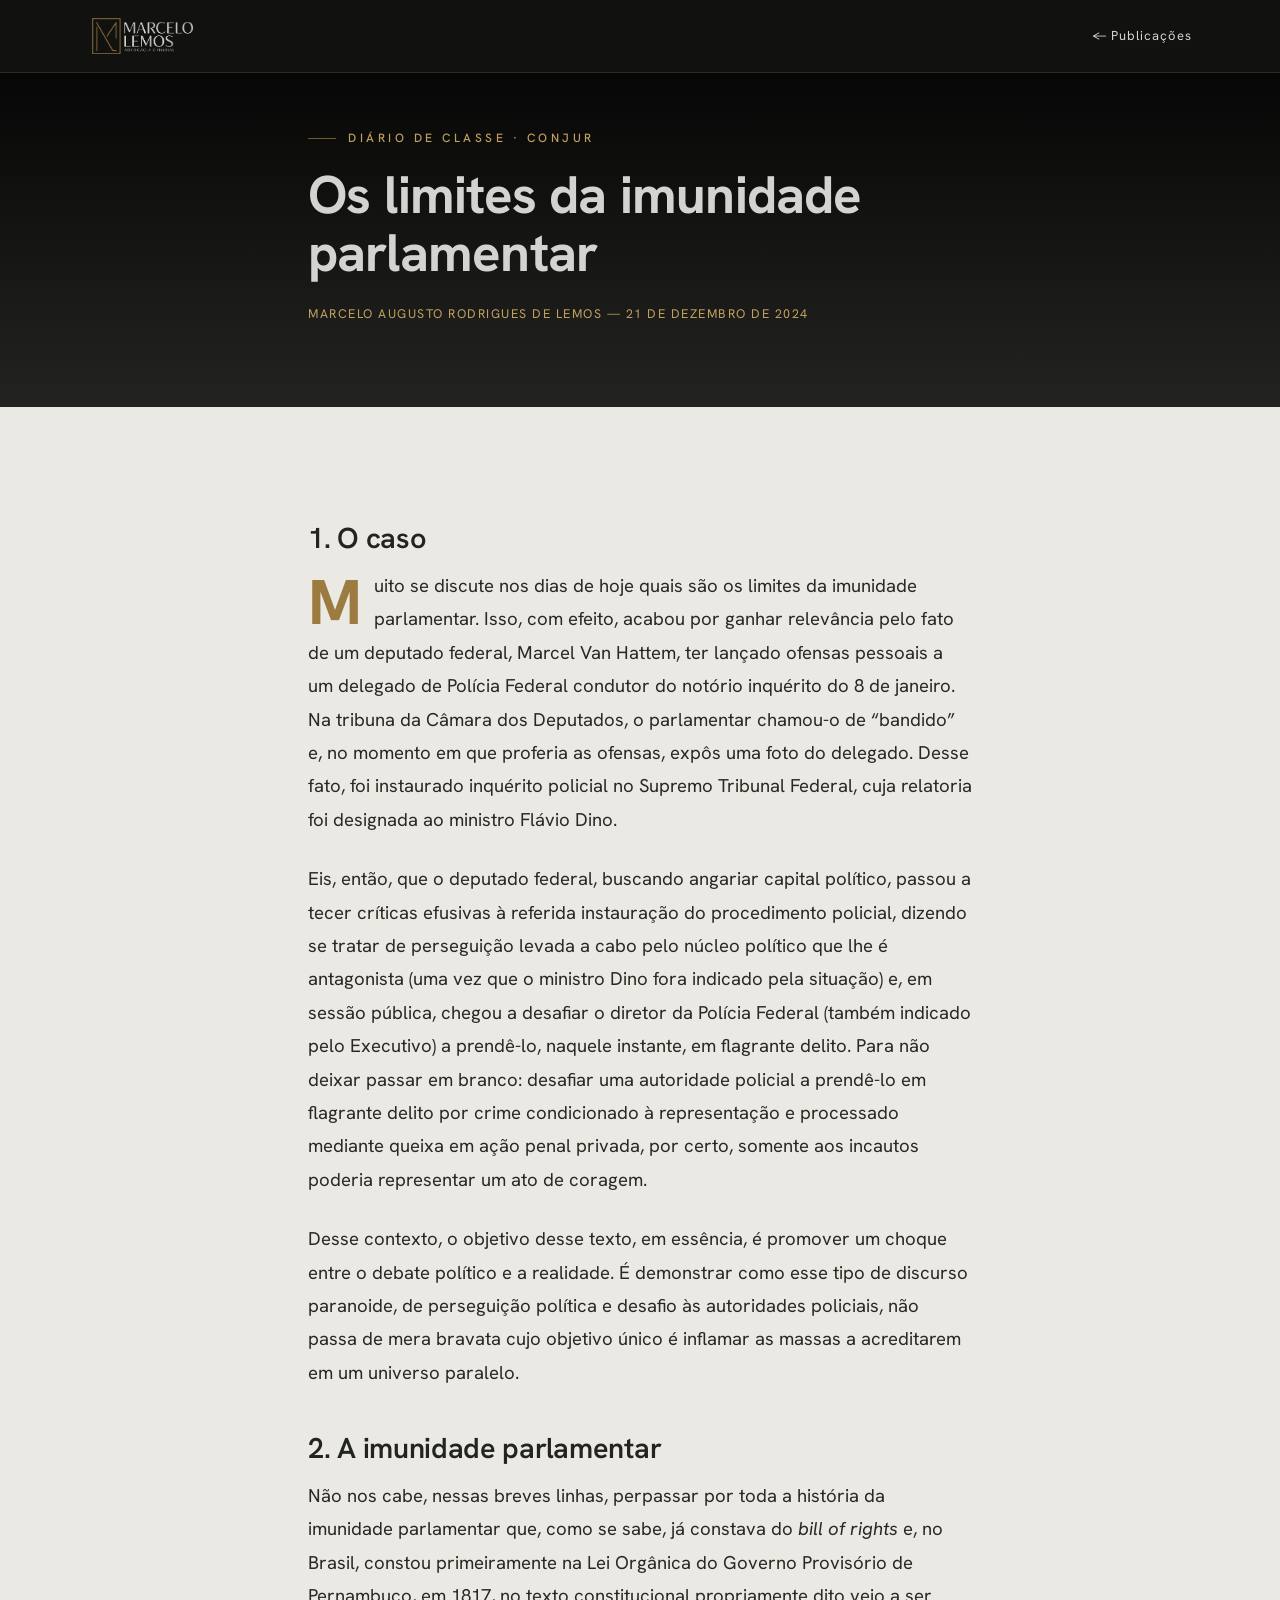
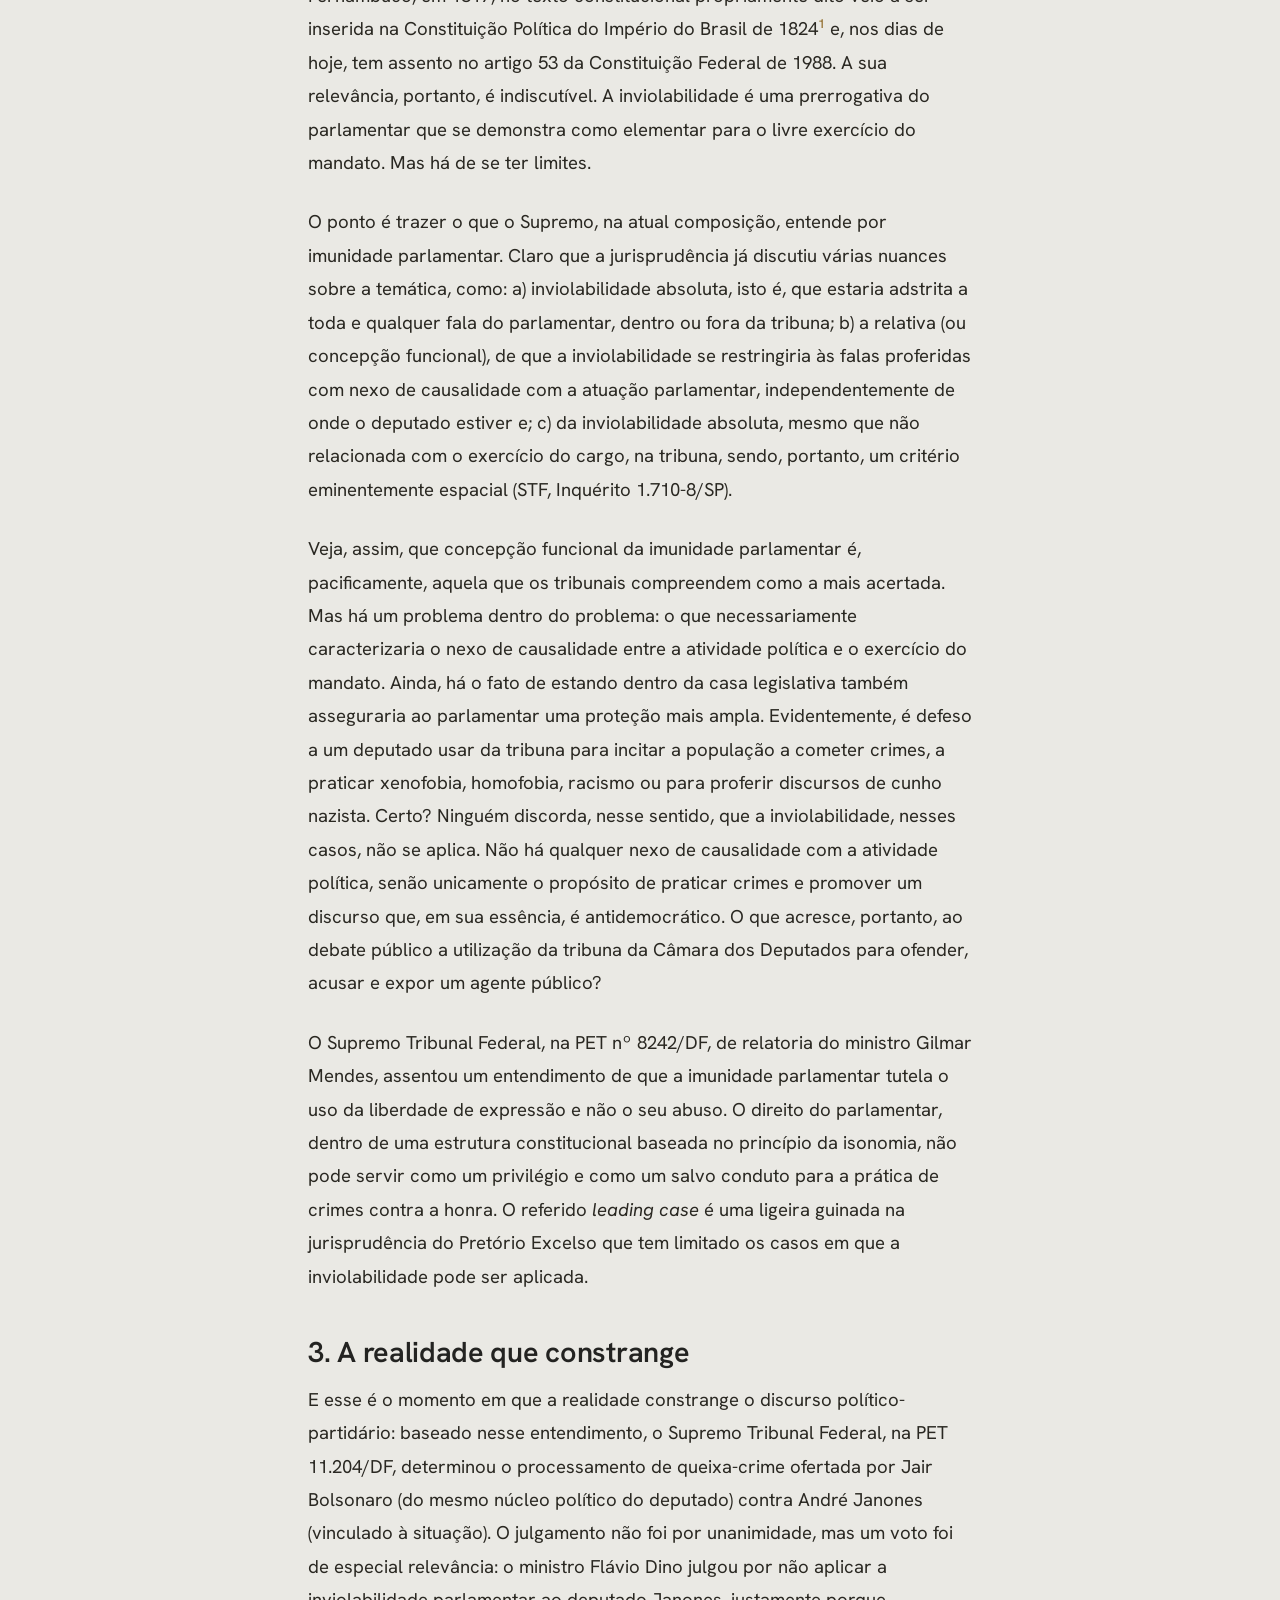
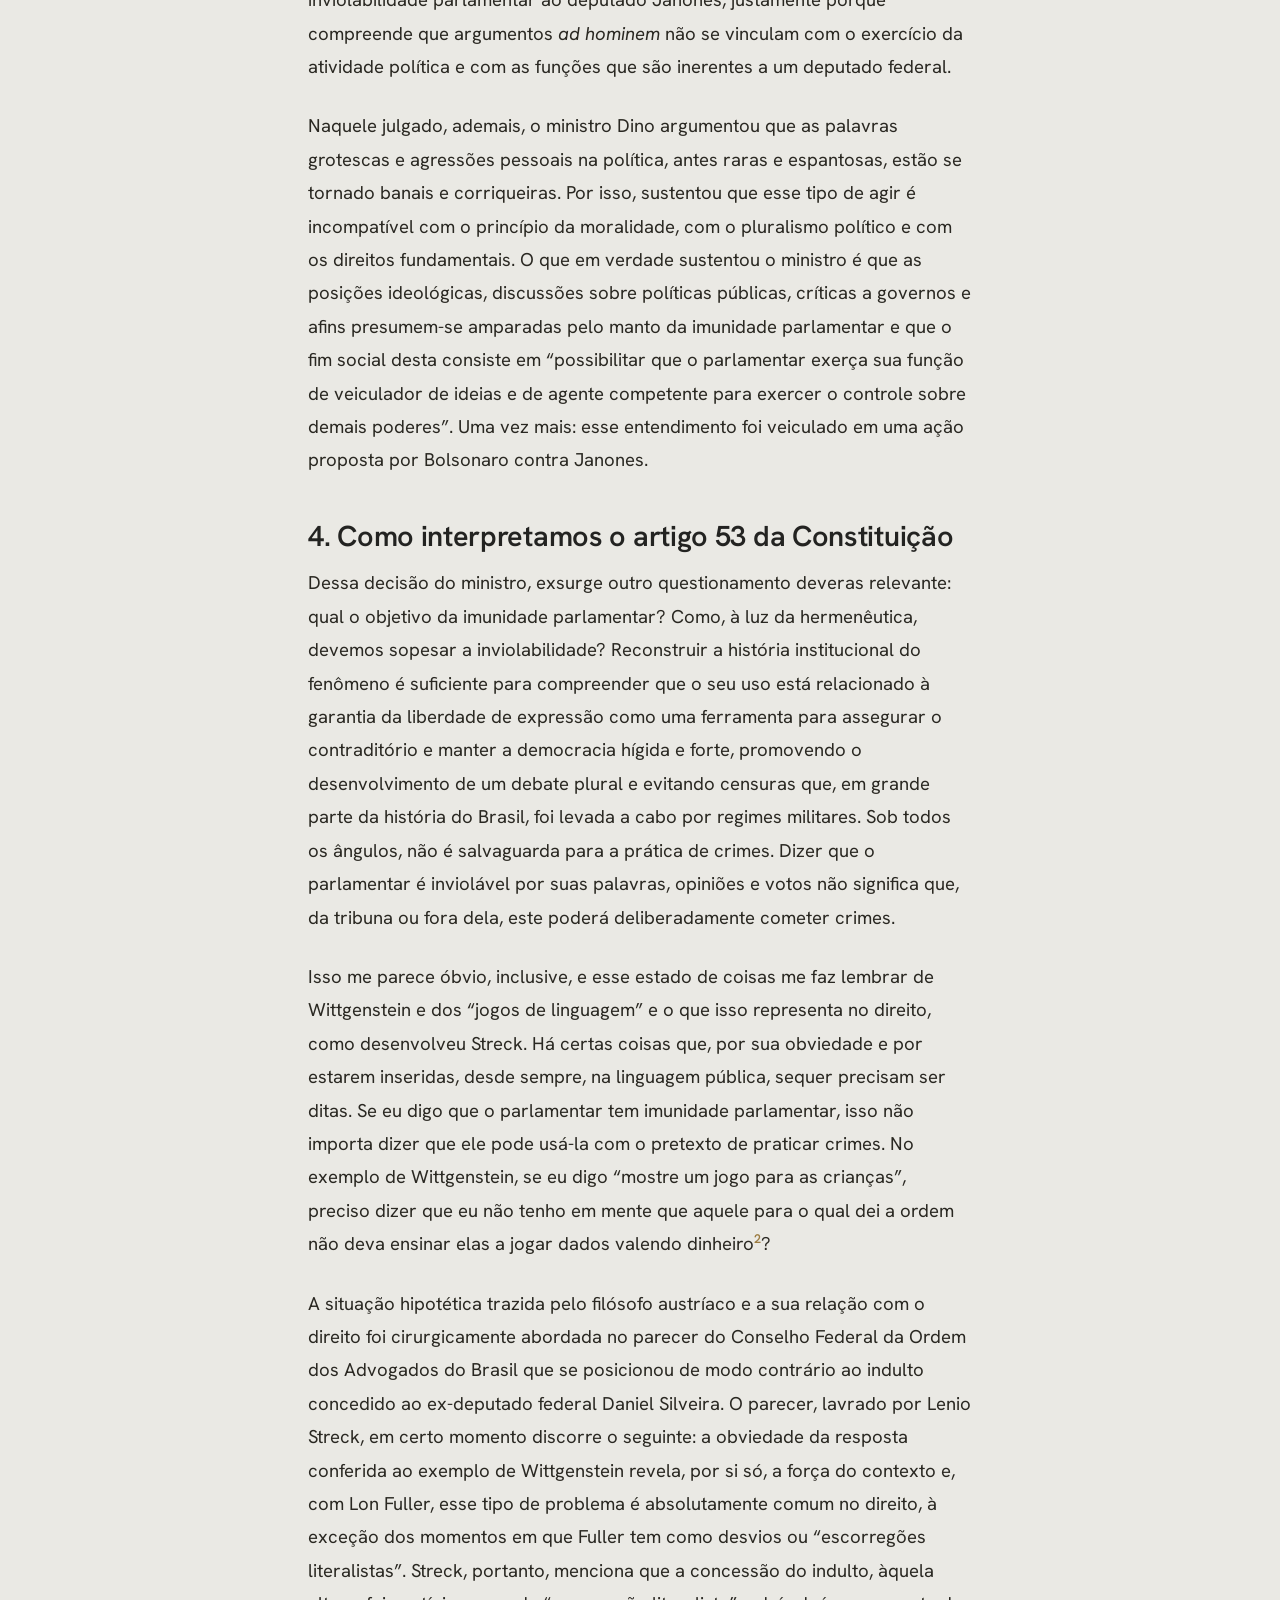
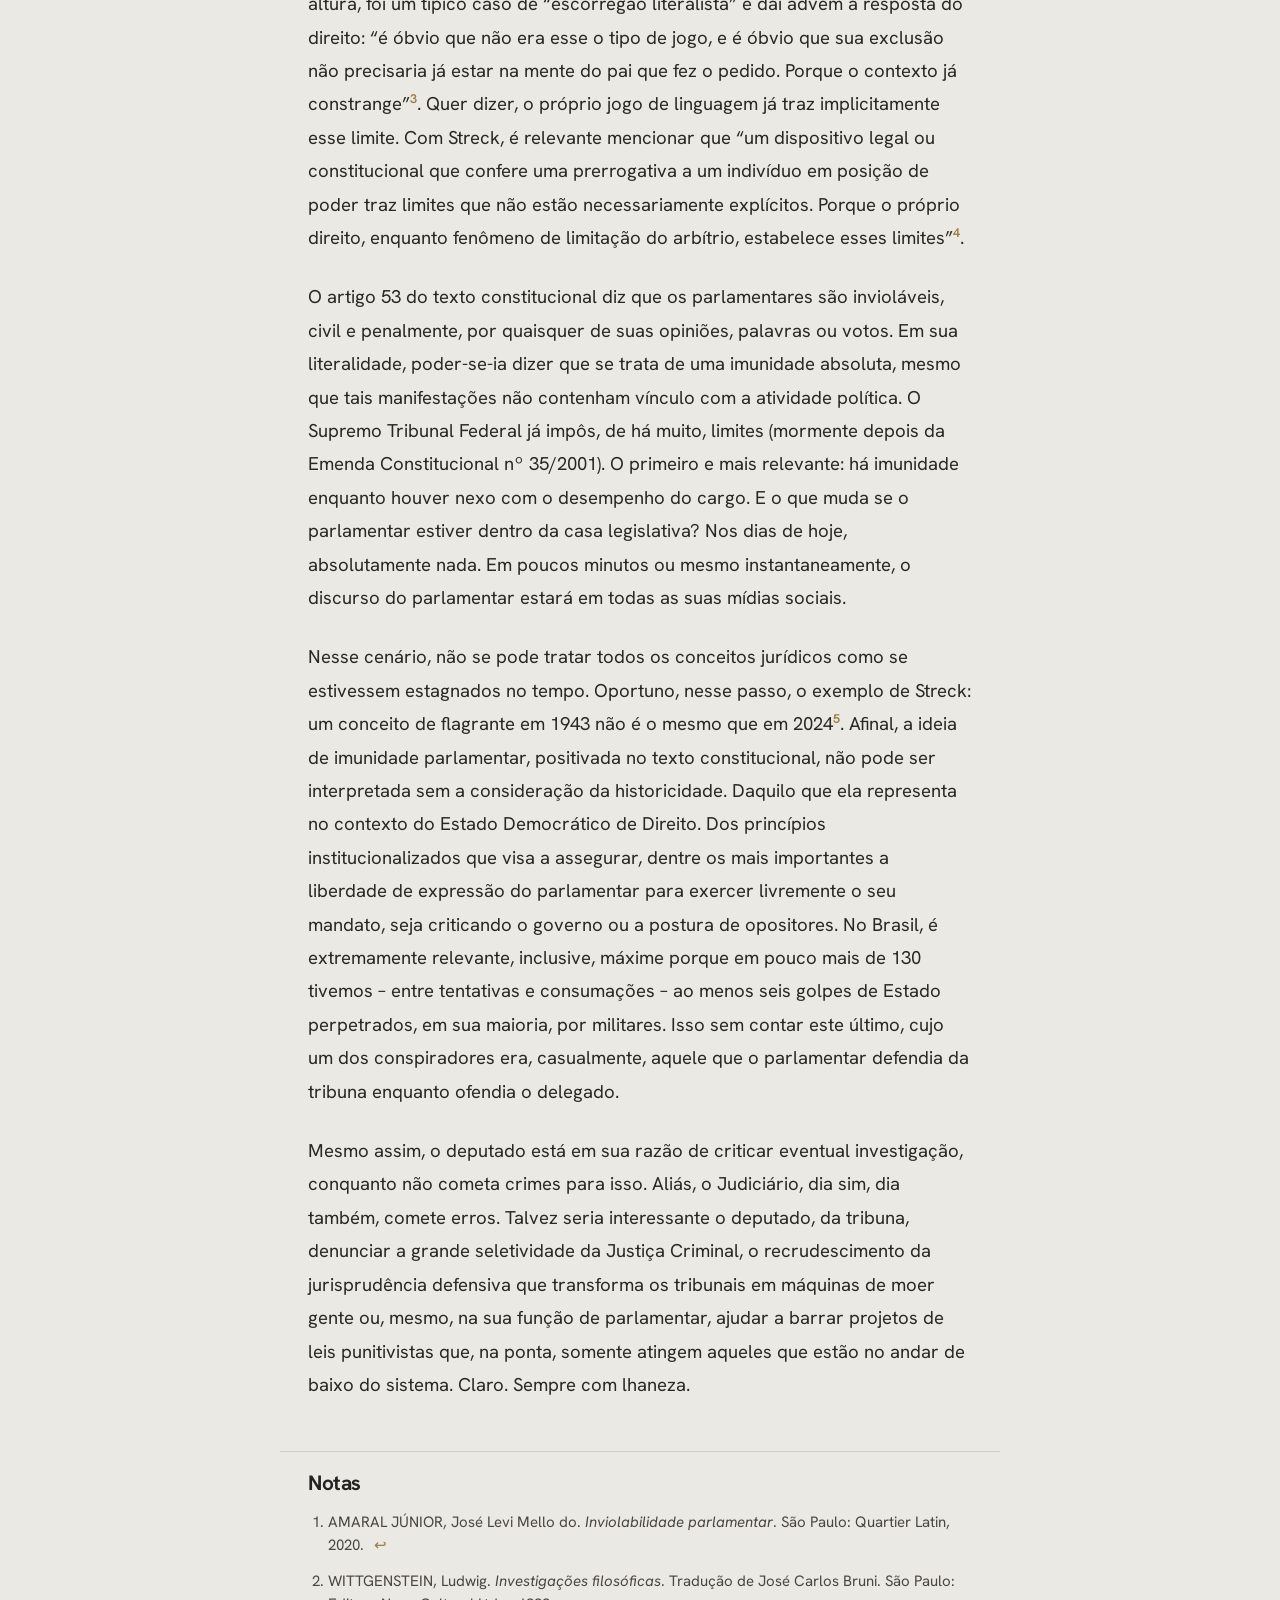
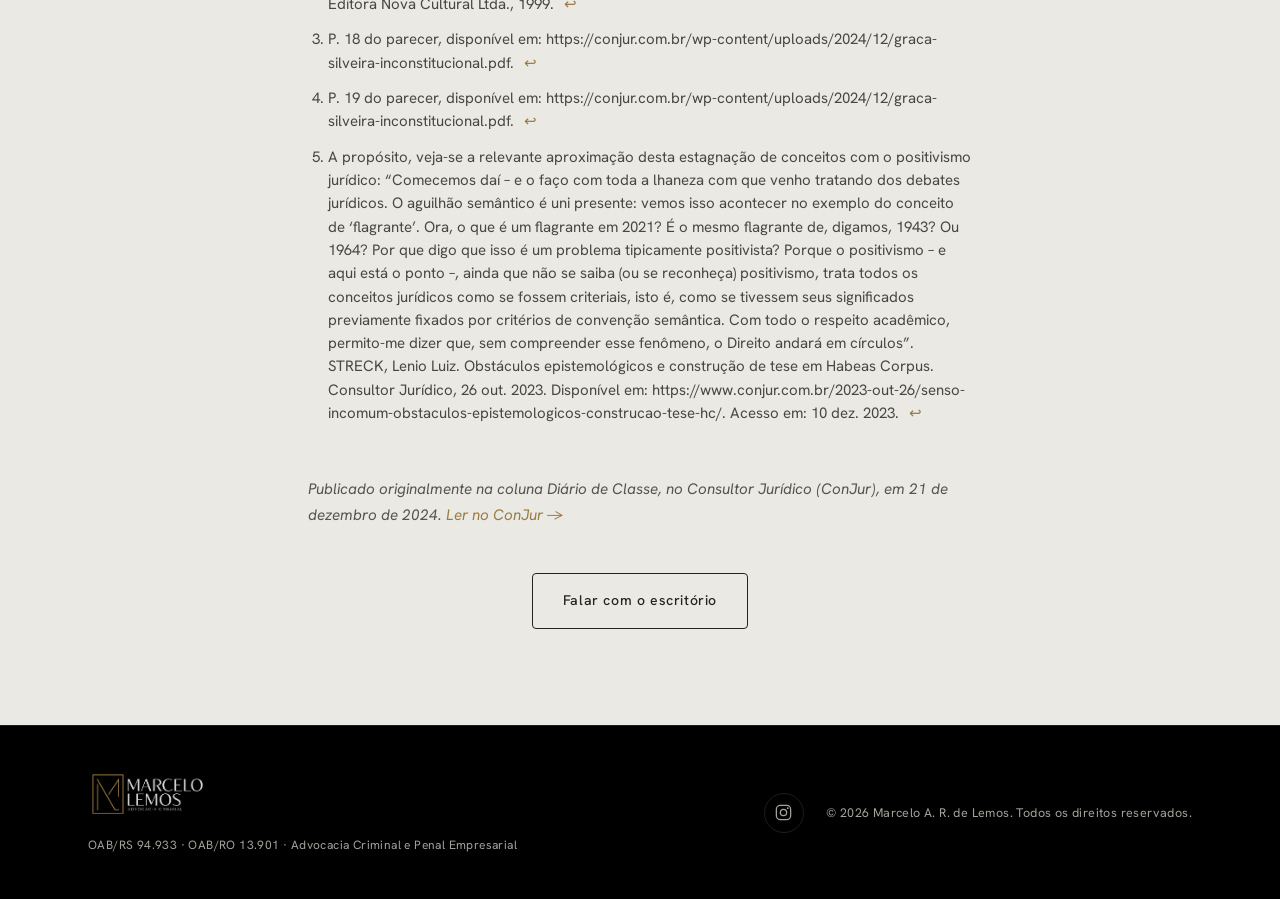
<file: pub-imunidade.html>
<!DOCTYPE html>
<html lang="pt-BR">
<head>
  <meta charset="UTF-8" />
  <meta name="viewport" content="width=device-width, initial-scale=1.0" />
  <title>Os limites da imunidade parlamentar — Marcelo A. R. de Lemos</title>
  <meta name="description" content="Marcelo Augusto Rodrigues de Lemos sobre os limites da imunidade parlamentar e a interpretação do artigo 53 da Constituição." />
  <link rel="icon" type="image/png" href="images/favicon.png" />
  <link rel="apple-touch-icon" href="images/apple-touch-icon.png" />
  <link rel="preconnect" href="https://fonts.googleapis.com" />
  <link rel="preconnect" href="https://fonts.gstatic.com" crossorigin />
  <link href="https://fonts.googleapis.com/css2?family=Hanken+Grotesk:ital,wght@0,300;0,400;0,500;0,600;0,700;0,800;1,400;1,500&display=swap" rel="stylesheet" />
  <link rel="stylesheet" href="styles.css" />
</head>
<body class="reading-page">
  <header class="site-header reading-topbar" data-scrolled>
    <div class="wrap header-inner">
      <a class="brand" href="index.html">
        <img class="brand-logo" src="images/logo.png" alt="Marcelo A. R. de Lemos — Advocacia Criminal e Penal Empresarial" />
      </a>
      <a class="reading-back" href="index.html#publicacoes">← Publicações</a>
    </div>
  </header>

  <section class="reading-hero">
    <div class="wrap">
      <p class="kicker">Diário de Classe · ConJur</p>
      <h1>Os limites da imunidade parlamentar</h1>
      <p class="meta">Marcelo Augusto Rodrigues de Lemos — 21 de dezembro de 2024</p>
    </div>
  </section>

  <article class="reading-body">
    <h2>1. O caso</h2>
    <p>Muito se discute nos dias de hoje quais são os limites da imunidade parlamentar. Isso, com efeito, acabou por ganhar relevância pelo fato de um deputado federal, Marcel Van Hattem, ter lançado ofensas pessoais a um delegado de Polícia Federal condutor do notório inquérito do 8 de janeiro. Na tribuna da Câmara dos Deputados, o parlamentar chamou-o de “bandido” e, no momento em que proferia as ofensas, expôs uma foto do delegado. Desse fato, foi instaurado inquérito policial no Supremo Tribunal Federal, cuja relatoria foi designada ao ministro Flávio Dino.</p>
    <p>Eis, então, que o deputado federal, buscando angariar capital político, passou a tecer críticas efusivas à referida instauração do procedimento policial, dizendo se tratar de perseguição levada a cabo pelo núcleo político que lhe é antagonista (uma vez que o ministro Dino fora indicado pela situação) e, em sessão pública, chegou a desafiar o diretor da Polícia Federal (também indicado pelo Executivo) a prendê-lo, naquele instante, em flagrante delito. Para não deixar passar em branco: desafiar uma autoridade policial a prendê-lo em flagrante delito por crime condicionado à representação e processado mediante queixa em ação penal privada, por certo, somente aos incautos poderia representar um ato de coragem.</p>
    <p>Desse contexto, o objetivo desse texto, em essência, é promover um choque entre o debate político e a realidade. É demonstrar como esse tipo de discurso paranoide, de perseguição política e desafio às autoridades policiais, não passa de mera bravata cujo objetivo único é inflamar as massas a acreditarem em um universo paralelo.</p>

    <h2>2. A imunidade parlamentar</h2>
    <p>Não nos cabe, nessas breves linhas, perpassar por toda a história da imunidade parlamentar que, como se sabe, já constava do <em>bill of rights</em> e, no Brasil, constou primeiramente na Lei Orgânica do Governo Provisório de Pernambuco, em 1817, no texto constitucional propriamente dito veio a ser inserida na Constituição Política do Império do Brasil de 1824<a class="fn-ref" id="ref1" href="#nota1"><sup>1</sup></a> e, nos dias de hoje, tem assento no artigo 53 da Constituição Federal de 1988. A sua relevância, portanto, é indiscutível. A inviolabilidade é uma prerrogativa do parlamentar que se demonstra como elementar para o livre exercício do mandato. Mas há de se ter limites.</p>
    <p>O ponto é trazer o que o Supremo, na atual composição, entende por imunidade parlamentar. Claro que a jurisprudência já discutiu várias nuances sobre a temática, como: a) inviolabilidade absoluta, isto é, que estaria adstrita a toda e qualquer fala do parlamentar, dentro ou fora da tribuna; b) a relativa (ou concepção funcional), de que a inviolabilidade se restringiria às falas proferidas com nexo de causalidade com a atuação parlamentar, independentemente de onde o deputado estiver e; c) da inviolabilidade absoluta, mesmo que não relacionada com o exercício do cargo, na tribuna, sendo, portanto, um critério eminentemente espacial (STF, Inquérito 1.710-8/SP).</p>
    <p>Veja, assim, que concepção funcional da imunidade parlamentar é, pacificamente, aquela que os tribunais compreendem como a mais acertada. Mas há um problema dentro do problema: o que necessariamente caracterizaria o nexo de causalidade entre a atividade política e o exercício do mandato. Ainda, há o fato de estando dentro da casa legislativa também asseguraria ao parlamentar uma proteção mais ampla. Evidentemente, é defeso a um deputado usar da tribuna para incitar a população a cometer crimes, a praticar xenofobia, homofobia, racismo ou para proferir discursos de cunho nazista. Certo? Ninguém discorda, nesse sentido, que a inviolabilidade, nesses casos, não se aplica. Não há qualquer nexo de causalidade com a atividade política, senão unicamente o propósito de praticar crimes e promover um discurso que, em sua essência, é antidemocrático. O que acresce, portanto, ao debate público a utilização da tribuna da Câmara dos Deputados para ofender, acusar e expor um agente público?</p>
    <p>O Supremo Tribunal Federal, na PET nº 8242/DF, de relatoria do ministro Gilmar Mendes, assentou um entendimento de que a imunidade parlamentar tutela o uso da liberdade de expressão e não o seu abuso. O direito do parlamentar, dentro de uma estrutura constitucional baseada no princípio da isonomia, não pode servir como um privilégio e como um salvo conduto para a prática de crimes contra a honra. O referido <em>leading case</em> é uma ligeira guinada na jurisprudência do Pretório Excelso que tem limitado os casos em que a inviolabilidade pode ser aplicada.</p>

    <h2>3. A realidade que constrange</h2>
    <p>E esse é o momento em que a realidade constrange o discurso político-partidário: baseado nesse entendimento, o Supremo Tribunal Federal, na PET 11.204/DF, determinou o processamento de queixa-crime ofertada por Jair Bolsonaro (do mesmo núcleo político do deputado) contra André Janones (vinculado à situação). O julgamento não foi por unanimidade, mas um voto foi de especial relevância: o ministro Flávio Dino julgou por não aplicar a inviolabilidade parlamentar ao deputado Janones, justamente porque compreende que argumentos <em>ad hominem</em> não se vinculam com o exercício da atividade política e com as funções que são inerentes a um deputado federal.</p>
    <p>Naquele julgado, ademais, o ministro Dino argumentou que as palavras grotescas e agressões pessoais na política, antes raras e espantosas, estão se tornado banais e corriqueiras. Por isso, sustentou que esse tipo de agir é incompatível com o princípio da moralidade, com o pluralismo político e com os direitos fundamentais. O que em verdade sustentou o ministro é que as posições ideológicas, discussões sobre políticas públicas, críticas a governos e afins presumem-se amparadas pelo manto da imunidade parlamentar e que o fim social desta consiste em “possibilitar que o parlamentar exerça sua função de veiculador de ideias e de agente competente para exercer o controle sobre demais poderes”. Uma vez mais: esse entendimento foi veiculado em uma ação proposta por Bolsonaro contra Janones.</p>

    <h2>4. Como interpretamos o artigo 53 da Constituição</h2>
    <p>Dessa decisão do ministro, exsurge outro questionamento deveras relevante: qual o objetivo da imunidade parlamentar? Como, à luz da hermenêutica, devemos sopesar a inviolabilidade? Reconstruir a história institucional do fenômeno é suficiente para compreender que o seu uso está relacionado à garantia da liberdade de expressão como uma ferramenta para assegurar o contraditório e manter a democracia hígida e forte, promovendo o desenvolvimento de um debate plural e evitando censuras que, em grande parte da história do Brasil, foi levada a cabo por regimes militares. Sob todos os ângulos, não é salvaguarda para a prática de crimes. Dizer que o parlamentar é inviolável por suas palavras, opiniões e votos não significa que, da tribuna ou fora dela, este poderá deliberadamente cometer crimes.</p>
    <p>Isso me parece óbvio, inclusive, e esse estado de coisas me faz lembrar de Wittgenstein e dos “jogos de linguagem” e o que isso representa no direito, como desenvolveu Streck. Há certas coisas que, por sua obviedade e por estarem inseridas, desde sempre, na linguagem pública, sequer precisam ser ditas. Se eu digo que o parlamentar tem imunidade parlamentar, isso não importa dizer que ele pode usá-la com o pretexto de praticar crimes. No exemplo de Wittgenstein, se eu digo “mostre um jogo para as crianças”, preciso dizer que eu não tenho em mente que aquele para o qual dei a ordem não deva ensinar elas a jogar dados valendo dinheiro<a class="fn-ref" id="ref2" href="#nota2"><sup>2</sup></a>?</p>
    <p>A situação hipotética trazida pelo filósofo austríaco e a sua relação com o direito foi cirurgicamente abordada no parecer do Conselho Federal da Ordem dos Advogados do Brasil que se posicionou de modo contrário ao indulto concedido ao ex-deputado federal Daniel Silveira. O parecer, lavrado por Lenio Streck, em certo momento discorre o seguinte: a obviedade da resposta conferida ao exemplo de Wittgenstein revela, por si só, a força do contexto e, com Lon Fuller, esse tipo de problema é absolutamente comum no direito, à exceção dos momentos em que Fuller tem como desvios ou “escorregões literalistas”. Streck, portanto, menciona que a concessão do indulto, àquela altura, foi um típico caso de “escorregão literalista” e daí advém a resposta do direito: “é óbvio que não era esse o tipo de jogo, e é óbvio que sua exclusão não precisaria já estar na mente do pai que fez o pedido. Porque o contexto já constrange”<a class="fn-ref" id="ref3" href="#nota3"><sup>3</sup></a>. Quer dizer, o próprio jogo de linguagem já traz implicitamente esse limite. Com Streck, é relevante mencionar que “um dispositivo legal ou constitucional que confere uma prerrogativa a um indivíduo em posição de poder traz limites que não estão necessariamente explícitos. Porque o próprio direito, enquanto fenômeno de limitação do arbítrio, estabelece esses limites”<a class="fn-ref" id="ref4" href="#nota4"><sup>4</sup></a>.</p>
    <p>O artigo 53 do texto constitucional diz que os parlamentares são invioláveis, civil e penalmente, por quaisquer de suas opiniões, palavras ou votos. Em sua literalidade, poder-se-ia dizer que se trata de uma imunidade absoluta, mesmo que tais manifestações não contenham vínculo com a atividade política. O Supremo Tribunal Federal já impôs, de há muito, limites (mormente depois da Emenda Constitucional nº 35/2001). O primeiro e mais relevante: há imunidade enquanto houver nexo com o desempenho do cargo. E o que muda se o parlamentar estiver dentro da casa legislativa? Nos dias de hoje, absolutamente nada. Em poucos minutos ou mesmo instantaneamente, o discurso do parlamentar estará em todas as suas mídias sociais.</p>
    <p>Nesse cenário, não se pode tratar todos os conceitos jurídicos como se estivessem estagnados no tempo. Oportuno, nesse passo, o exemplo de Streck: um conceito de flagrante em 1943 não é o mesmo que em 2024<a class="fn-ref" id="ref5" href="#nota5"><sup>5</sup></a>. Afinal, a ideia de imunidade parlamentar, positivada no texto constitucional, não pode ser interpretada sem a consideração da historicidade. Daquilo que ela representa no contexto do Estado Democrático de Direito. Dos princípios institucionalizados que visa a assegurar, dentre os mais importantes a liberdade de expressão do parlamentar para exercer livremente o seu mandato, seja criticando o governo ou a postura de opositores. No Brasil, é extremamente relevante, inclusive, máxime porque em pouco mais de 130 tivemos – entre tentativas e consumações – ao menos seis golpes de Estado perpetrados, em sua maioria, por militares. Isso sem contar este último, cujo um dos conspiradores era, casualmente, aquele que o parlamentar defendia da tribuna enquanto ofendia o delegado.</p>
    <p>Mesmo assim, o deputado está em sua razão de criticar eventual investigação, conquanto não cometa crimes para isso. Aliás, o Judiciário, dia sim, dia também, comete erros. Talvez seria interessante o deputado, da tribuna, denunciar a grande seletividade da Justiça Criminal, o recrudescimento da jurisprudência defensiva que transforma os tribunais em máquinas de moer gente ou, mesmo, na sua função de parlamentar, ajudar a barrar projetos de leis punitivistas que, na ponta, somente atingem aqueles que estão no andar de baixo do sistema. Claro. Sempre com lhaneza.</p>
  </article>

  <section class="reading-notes">
    <h2>Notas</h2>
    <ol>
      <li id="nota1">AMARAL JÚNIOR, José Levi Mello do. <em>Inviolabilidade parlamentar</em>. São Paulo: Quartier Latin, 2020. <a class="fn-back" href="#ref1">↩</a></li>
      <li id="nota2">WITTGENSTEIN, Ludwig. <em>Investigações filosóficas</em>. Tradução de José Carlos Bruni. São Paulo: Editora Nova Cultural Ltda., 1999. <a class="fn-back" href="#ref2">↩</a></li>
      <li id="nota3">P. 18 do parecer, disponível em: <a href="https://conjur.com.br/wp-content/uploads/2024/12/graca-silveira-inconstitucional.pdf" target="_blank" rel="noopener">https://conjur.com.br/wp-content/uploads/2024/12/graca-silveira-inconstitucional.pdf</a>. <a class="fn-back" href="#ref3">↩</a></li>
      <li id="nota4">P. 19 do parecer, disponível em: <a href="https://conjur.com.br/wp-content/uploads/2024/12/graca-silveira-inconstitucional.pdf" target="_blank" rel="noopener">https://conjur.com.br/wp-content/uploads/2024/12/graca-silveira-inconstitucional.pdf</a>. <a class="fn-back" href="#ref4">↩</a></li>
      <li id="nota5">A propósito, veja-se a relevante aproximação desta estagnação de conceitos com o positivismo jurídico: “Comecemos daí – e o faço com toda a lhaneza com que venho tratando dos debates jurídicos. O aguilhão semântico é uni presente: vemos isso acontecer no exemplo do conceito de ‘flagrante’. Ora, o que é um flagrante em 2021? É o mesmo flagrante de, digamos, 1943? Ou 1964? Por que digo que isso é um problema tipicamente positivista? Porque o positivismo – e aqui está o ponto –, ainda que não se saiba (ou se reconheça) positivismo, trata todos os conceitos jurídicos como se fossem criteriais, isto é, como se tivessem seus significados previamente fixados por critérios de convenção semântica. Com todo o respeito acadêmico, permito-me dizer que, sem compreender esse fenômeno, o Direito andará em círculos”. STRECK, Lenio Luiz. Obstáculos epistemológicos e construção de tese em Habeas Corpus. Consultor Jurídico, 26 out. 2023. Disponível em: <a href="https://www.conjur.com.br/2023-out-26/senso-incomum-obstaculos-epistemologicos-construcao-tese-hc/" target="_blank" rel="noopener">https://www.conjur.com.br/2023-out-26/senso-incomum-obstaculos-epistemologicos-construcao-tese-hc/</a>. Acesso em: 10 dez. 2023. <a class="fn-back" href="#ref5">↩</a></li>
    </ol>
  </section>

  <div class="reading-source">
    <p>Publicado originalmente na coluna <em>Diário de Classe</em>, no Consultor Jurídico (ConJur), em 21 de dezembro de 2024. <a href="https://conjur.com.br/2024-dez-21/os-limites-da-imunidade-parlamentar/" target="_blank" rel="noopener">Ler no ConJur →</a></p>
  </div>

  <div class="reading-foot"><a class="btn btn-outline-dark" href="index.html#contato">Falar com o escritório</a></div>

  <footer class="site-footer">
    <div class="wrap footer-inner">
      <div class="footer-brand">
        <img class="footer-logo" src="images/logo.png" alt="Marcelo A. R. de Lemos — Advocacia Criminal e Penal Empresarial" />
        <p class="footer-role">OAB/RS 94.933 · OAB/RO 13.901 · Advocacia Criminal e Penal Empresarial</p>
      </div>
      <div class="footer-meta">
        <a class="footer-ig" href="https://www.instagram.com/advmarcelolemos/" aria-label="Instagram" target="_blank" rel="noopener">
          <svg viewBox="0 0 24 24" fill="none" stroke="currentColor" stroke-width="1.6"><rect x="3" y="3" width="18" height="18" rx="5"/><circle cx="12" cy="12" r="4"/><circle cx="17.4" cy="6.6" r="1.1" fill="currentColor" stroke="none"/></svg>
        </a>
        <p class="footer-legal">© <span id="ano"></span> Marcelo A. R. de Lemos. Todos os direitos reservados.</p>
      </div>
    </div>
  </footer>

  <script>(function(){var el=document.getElementById("ano");if(el)el.textContent=String(new Date().getFullYear());})();</script>
</body>
</html>
</file>
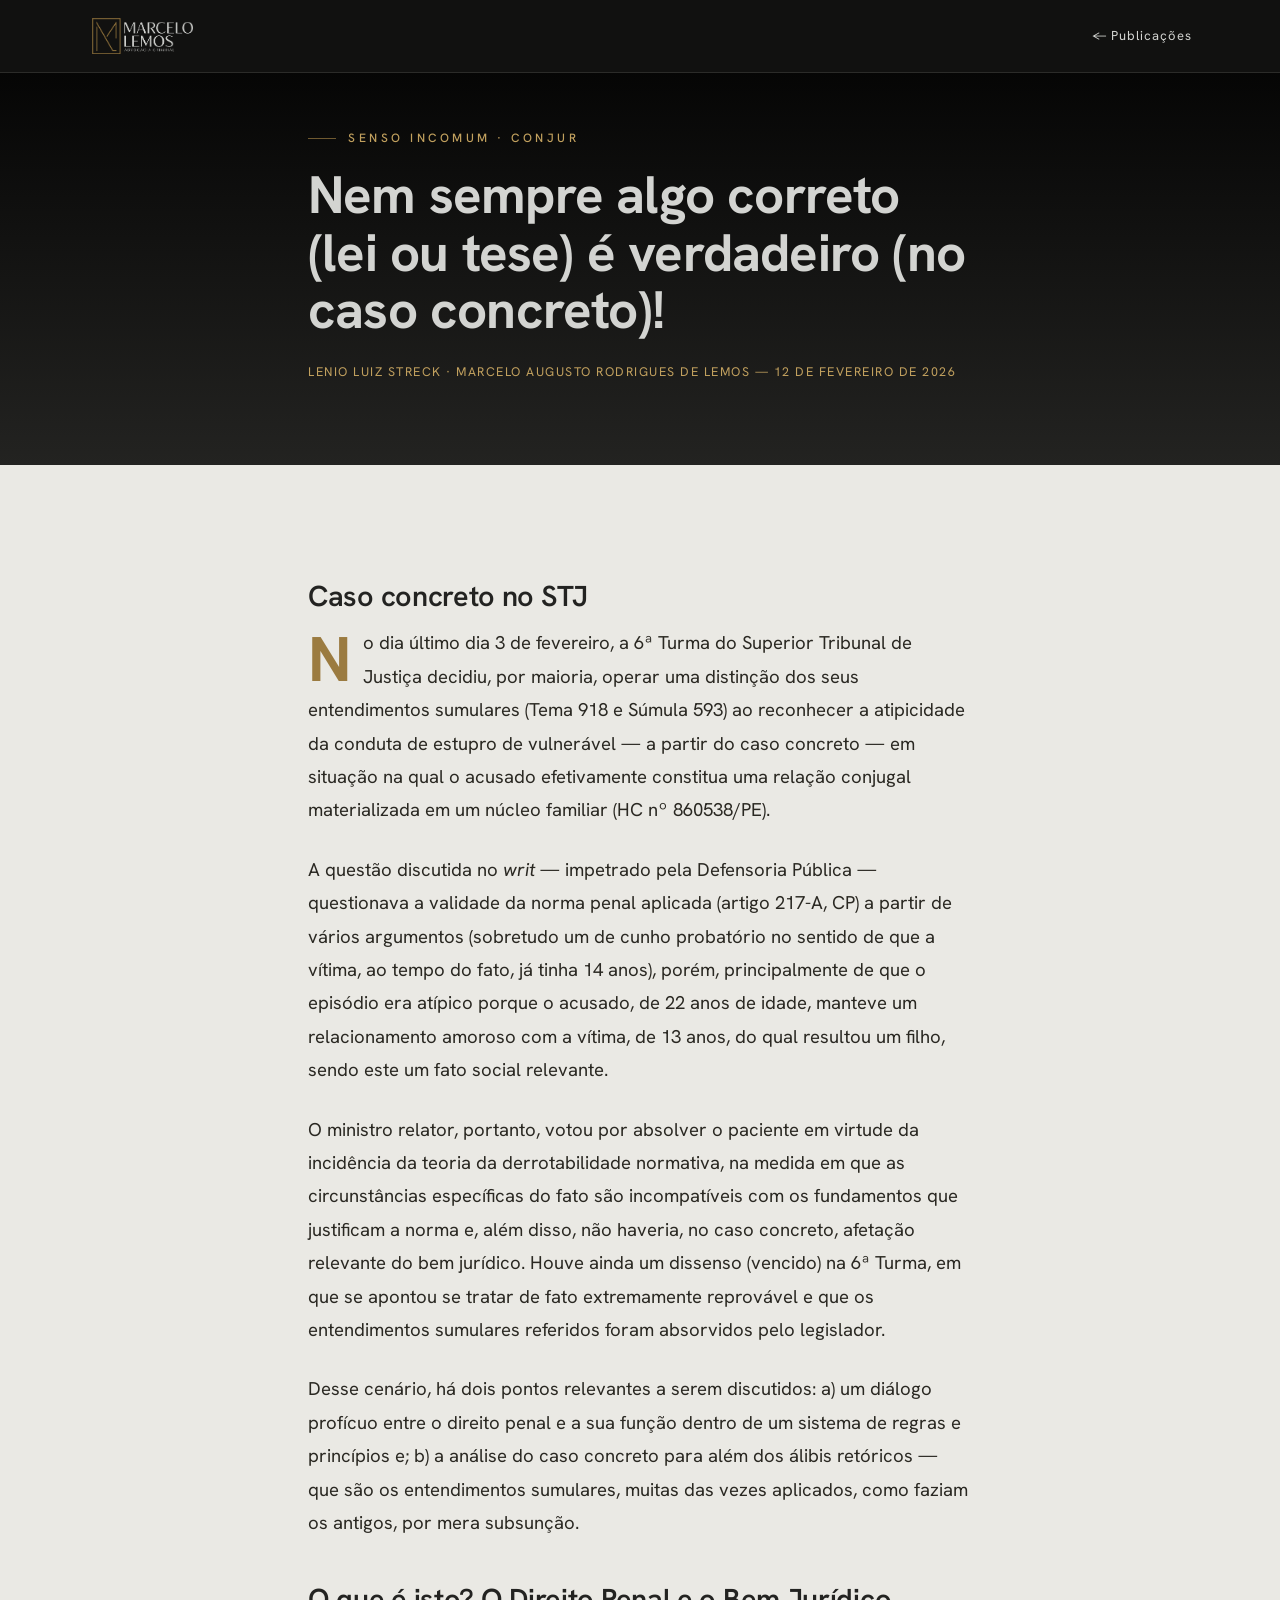
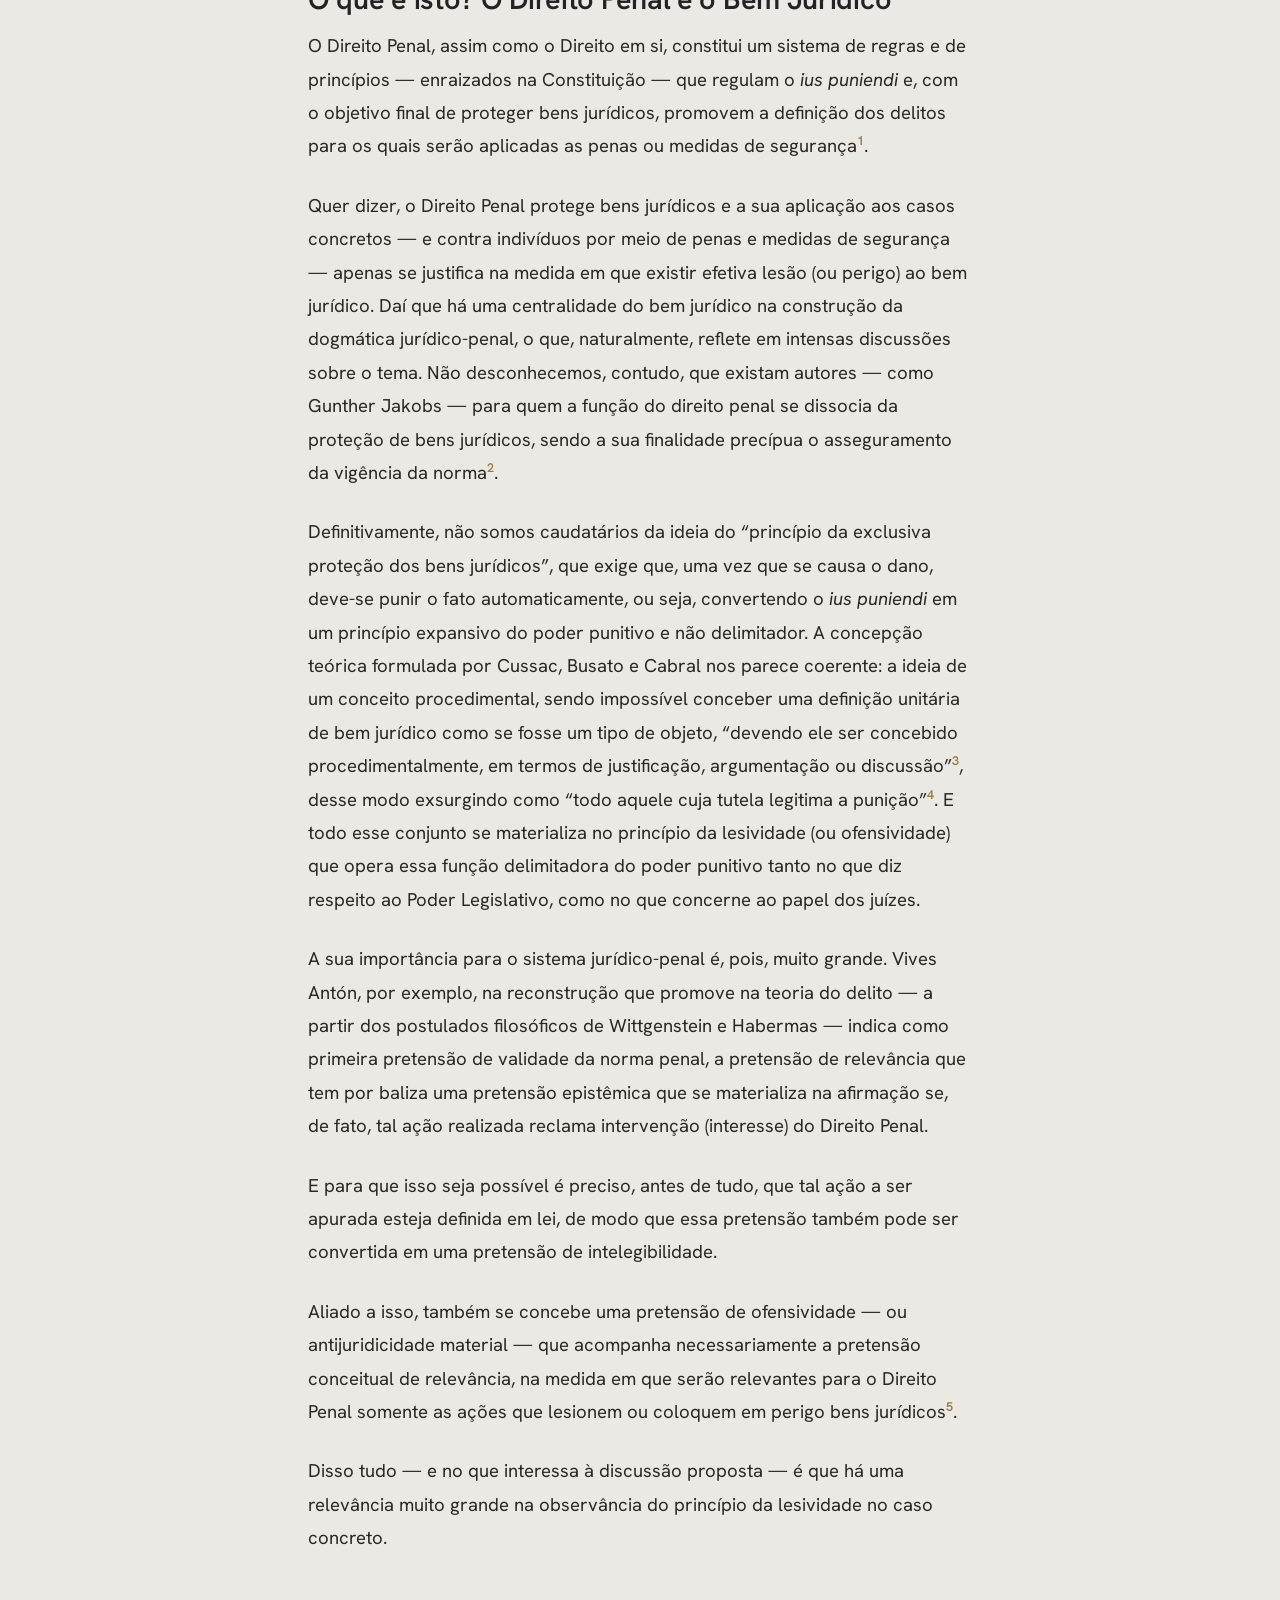
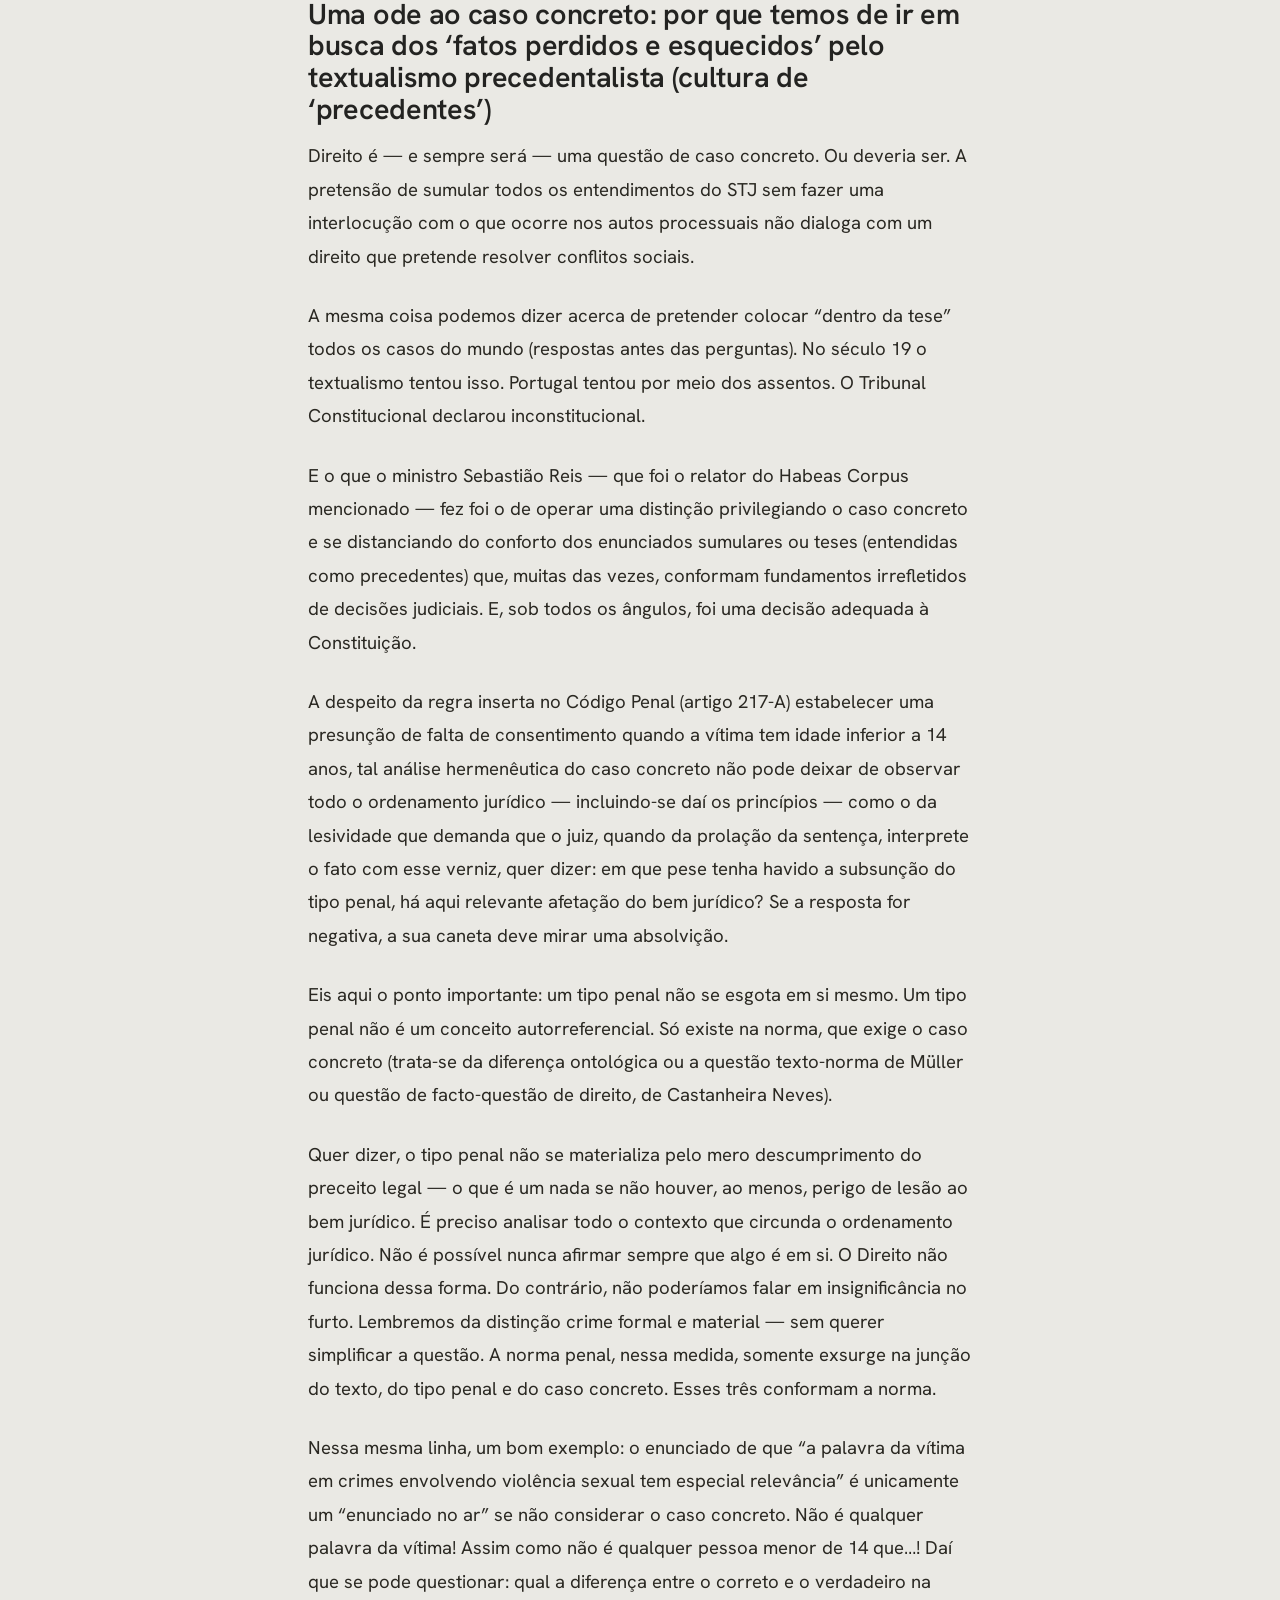
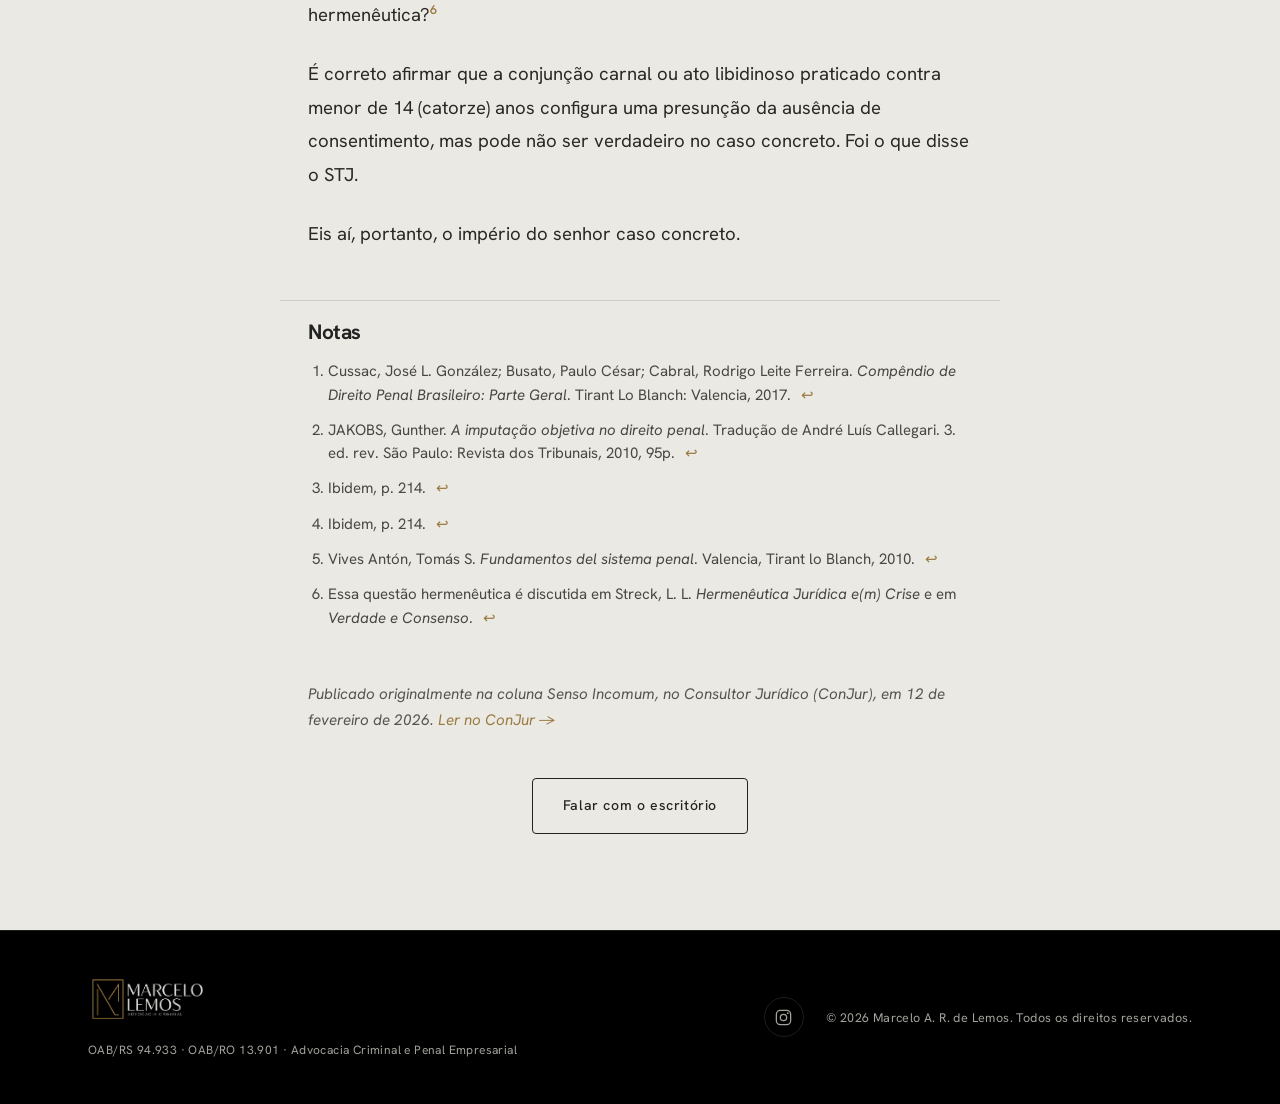
<file: pub-nem-sempre.html>
<!DOCTYPE html>
<html lang="pt-BR">
<head>
  <meta charset="UTF-8" />
  <meta name="viewport" content="width=device-width, initial-scale=1.0" />
  <title>Nem sempre algo correto (lei ou tese) é verdadeiro (no caso concreto)! — Marcelo A. R. de Lemos</title>
  <meta name="description" content="Lenio Luiz Streck e Marcelo Augusto Rodrigues de Lemos sobre o bem jurídico, o princípio da lesividade e o império do caso concreto." />
  <link rel="icon" type="image/png" href="images/favicon.png" />
  <link rel="apple-touch-icon" href="images/apple-touch-icon.png" />
  <link rel="preconnect" href="https://fonts.googleapis.com" />
  <link rel="preconnect" href="https://fonts.gstatic.com" crossorigin />
  <link href="https://fonts.googleapis.com/css2?family=Hanken+Grotesk:ital,wght@0,300;0,400;0,500;0,600;0,700;0,800;1,400;1,500&display=swap" rel="stylesheet" />
  <link rel="stylesheet" href="styles.css" />
</head>
<body class="reading-page">
  <header class="site-header reading-topbar" data-scrolled>
    <div class="wrap header-inner">
      <a class="brand" href="index.html">
        <img class="brand-logo" src="images/logo.png" alt="Marcelo A. R. de Lemos — Advocacia Criminal e Penal Empresarial" />
      </a>
      <a class="reading-back" href="index.html#publicacoes">← Publicações</a>
    </div>
  </header>

  <section class="reading-hero">
    <div class="wrap">
      <p class="kicker">Senso Incomum · ConJur</p>
      <h1>Nem sempre algo correto (lei ou tese) é verdadeiro (no caso concreto)!</h1>
      <p class="meta">Lenio Luiz Streck · Marcelo Augusto Rodrigues de Lemos — 12 de fevereiro de 2026</p>
    </div>
  </section>

  <article class="reading-body">
    <h2>Caso concreto no STJ</h2>
    <p>No dia último dia 3 de fevereiro, a 6ª Turma do Superior Tribunal de Justiça decidiu, por maioria, operar uma distinção dos seus entendimentos sumulares (Tema 918 e Súmula 593) ao reconhecer a atipicidade da conduta de estupro de vulnerável — a partir do caso concreto — em situação na qual o acusado efetivamente constitua uma relação conjugal materializada em um núcleo familiar (HC nº 860538/PE).</p>
    <p>A questão discutida no <em>writ</em> — impetrado pela Defensoria Pública — questionava a validade da norma penal aplicada (artigo 217-A, CP) a partir de vários argumentos (sobretudo um de cunho probatório no sentido de que a vítima, ao tempo do fato, já tinha 14 anos), porém, principalmente de que o episódio era atípico porque o acusado, de 22 anos de idade, manteve um relacionamento amoroso com a vítima, de 13 anos, do qual resultou um filho, sendo este um fato social relevante.</p>
    <p>O ministro relator, portanto, votou por absolver o paciente em virtude da incidência da teoria da derrotabilidade normativa, na medida em que as circunstâncias específicas do fato são incompatíveis com os fundamentos que justificam a norma e, além disso, não haveria, no caso concreto, afetação relevante do bem jurídico. Houve ainda um dissenso (vencido) na 6ª Turma, em que se apontou se tratar de fato extremamente reprovável e que os entendimentos sumulares referidos foram absorvidos pelo legislador.</p>
    <p>Desse cenário, há dois pontos relevantes a serem discutidos: a) um diálogo profícuo entre o direito penal e a sua função dentro de um sistema de regras e princípios e; b) a análise do caso concreto para além dos álibis retóricos — que são os entendimentos sumulares, muitas das vezes aplicados, como faziam os antigos, por mera subsunção.</p>

    <h2>O que é isto? O Direito Penal e o Bem Jurídico</h2>
    <p>O Direito Penal, assim como o Direito em si, constitui um sistema de regras e de princípios — enraizados na Constituição — que regulam o <em>ius puniendi</em> e, com o objetivo final de proteger bens jurídicos, promovem a definição dos delitos para os quais serão aplicadas as penas ou medidas de segurança<a class="fn-ref" id="ref1" href="#nota1"><sup>1</sup></a>.</p>
    <p>Quer dizer, o Direito Penal protege bens jurídicos e a sua aplicação aos casos concretos — e contra indivíduos por meio de penas e medidas de segurança — apenas se justifica na medida em que existir efetiva lesão (ou perigo) ao bem jurídico. Daí que há uma centralidade do bem jurídico na construção da dogmática jurídico-penal, o que, naturalmente, reflete em intensas discussões sobre o tema. Não desconhecemos, contudo, que existam autores — como Gunther Jakobs — para quem a função do direito penal se dissocia da proteção de bens jurídicos, sendo a sua finalidade precípua o asseguramento da vigência da norma<a class="fn-ref" id="ref2" href="#nota2"><sup>2</sup></a>.</p>
    <p>Definitivamente, não somos caudatários da ideia do “princípio da exclusiva proteção dos bens jurídicos”, que exige que, uma vez que se causa o dano, deve-se punir o fato automaticamente, ou seja, convertendo o <em>ius puniendi</em> em um princípio expansivo do poder punitivo e não delimitador. A concepção teórica formulada por Cussac, Busato e Cabral nos parece coerente: a ideia de um conceito procedimental, sendo impossível conceber uma definição unitária de bem jurídico como se fosse um tipo de objeto, “devendo ele ser concebido procedimentalmente, em termos de justificação, argumentação ou discussão”<a class="fn-ref" id="ref3" href="#nota3"><sup>3</sup></a>, desse modo exsurgindo como “todo aquele cuja tutela legitima a punição”<a class="fn-ref" id="ref4" href="#nota4"><sup>4</sup></a>. E todo esse conjunto se materializa no princípio da lesividade (ou ofensividade) que opera essa função delimitadora do poder punitivo tanto no que diz respeito ao Poder Legislativo, como no que concerne ao papel dos juízes.</p>
    <p>A sua importância para o sistema jurídico-penal é, pois, muito grande. Vives Antón, por exemplo, na reconstrução que promove na teoria do delito — a partir dos postulados filosóficos de Wittgenstein e Habermas — indica como primeira pretensão de validade da norma penal, a pretensão de relevância que tem por baliza uma pretensão epistêmica que se materializa na afirmação se, de fato, tal ação realizada reclama intervenção (interesse) do Direito Penal.</p>
    <p>E para que isso seja possível é preciso, antes de tudo, que tal ação a ser apurada esteja definida em lei, de modo que essa pretensão também pode ser convertida em uma pretensão de intelegibilidade.</p>
    <p>Aliado a isso, também se concebe uma pretensão de ofensividade — ou antijuridicidade material — que acompanha necessariamente a pretensão conceitual de relevância, na medida em que serão relevantes para o Direito Penal somente as ações que lesionem ou coloquem em perigo bens jurídicos<a class="fn-ref" id="ref5" href="#nota5"><sup>5</sup></a>.</p>
    <p>Disso tudo — e no que interessa à discussão proposta — é que há uma relevância muito grande na observância do princípio da lesividade no caso concreto.</p>

    <h2>Uma ode ao caso concreto: por que temos de ir em busca dos ‘fatos perdidos e esquecidos’ pelo textualismo precedentalista (cultura de ‘precedentes’)</h2>
    <p>Direito é — e sempre será — uma questão de caso concreto. Ou deveria ser. A pretensão de sumular todos os entendimentos do STJ sem fazer uma interlocução com o que ocorre nos autos processuais não dialoga com um direito que pretende resolver conflitos sociais.</p>
    <p>A mesma coisa podemos dizer acerca de pretender colocar “dentro da tese” todos os casos do mundo (respostas antes das perguntas). No século 19 o textualismo tentou isso. Portugal tentou por meio dos assentos. O Tribunal Constitucional declarou inconstitucional.</p>
    <p>E o que o ministro Sebastião Reis — que foi o relator do Habeas Corpus mencionado — fez foi o de operar uma distinção privilegiando o caso concreto e se distanciando do conforto dos enunciados sumulares ou teses (entendidas como precedentes) que, muitas das vezes, conformam fundamentos irrefletidos de decisões judiciais. E, sob todos os ângulos, foi uma decisão adequada à Constituição.</p>
    <p>A despeito da regra inserta no Código Penal (artigo 217-A) estabelecer uma presunção de falta de consentimento quando a vítima tem idade inferior a 14 anos, tal análise hermenêutica do caso concreto não pode deixar de observar todo o ordenamento jurídico — incluindo-se daí os princípios — como o da lesividade que demanda que o juiz, quando da prolação da sentença, interprete o fato com esse verniz, quer dizer: em que pese tenha havido a subsunção do tipo penal, há aqui relevante afetação do bem jurídico? Se a resposta for negativa, a sua caneta deve mirar uma absolvição.</p>
    <p>Eis aqui o ponto importante: um tipo penal não se esgota em si mesmo. Um tipo penal não é um conceito autorreferencial. Só existe na norma, que exige o caso concreto (trata-se da diferença ontológica ou a questão texto-norma de Müller ou questão de facto-questão de direito, de Castanheira Neves).</p>
    <p>Quer dizer, o tipo penal não se materializa pelo mero descumprimento do preceito legal — o que é um nada se não houver, ao menos, perigo de lesão ao bem jurídico. É preciso analisar todo o contexto que circunda o ordenamento jurídico. Não é possível nunca afirmar sempre que algo é em si. O Direito não funciona dessa forma. Do contrário, não poderíamos falar em insignificância no furto. Lembremos da distinção crime formal e material — sem querer simplificar a questão. A norma penal, nessa medida, somente exsurge na junção do texto, do tipo penal e do caso concreto. Esses três conformam a norma.</p>
    <p>Nessa mesma linha, um bom exemplo: o enunciado de que “a palavra da vítima em crimes envolvendo violência sexual tem especial relevância” é unicamente um “enunciado no ar” se não considerar o caso concreto. Não é qualquer palavra da vítima! Assim como não é qualquer pessoa menor de 14 que…! Daí que se pode questionar: qual a diferença entre o correto e o verdadeiro na hermenêutica?<a class="fn-ref" id="ref6" href="#nota6"><sup>6</sup></a></p>
    <p>É correto afirmar que a conjunção carnal ou ato libidinoso praticado contra menor de 14 (catorze) anos configura uma presunção da ausência de consentimento, mas pode não ser verdadeiro no caso concreto. Foi o que disse o STJ.</p>
    <p>Eis aí, portanto, o império do senhor caso concreto.</p>
  </article>

  <section class="reading-notes">
    <h2>Notas</h2>
    <ol>
      <li id="nota1">Cussac, José L. González; Busato, Paulo César; Cabral, Rodrigo Leite Ferreira. <em>Compêndio de Direito Penal Brasileiro: Parte Geral</em>. Tirant Lo Blanch: Valencia, 2017. <a class="fn-back" href="#ref1">↩</a></li>
      <li id="nota2">JAKOBS, Gunther. <em>A imputação objetiva no direito penal</em>. Tradução de André Luís Callegari. 3. ed. rev. São Paulo: Revista dos Tribunais, 2010, 95p. <a class="fn-back" href="#ref2">↩</a></li>
      <li id="nota3">Ibidem, p. 214. <a class="fn-back" href="#ref3">↩</a></li>
      <li id="nota4">Ibidem, p. 214. <a class="fn-back" href="#ref4">↩</a></li>
      <li id="nota5">Vives Antón, Tomás S. <em>Fundamentos del sistema penal</em>. Valencia, Tirant lo Blanch, 2010. <a class="fn-back" href="#ref5">↩</a></li>
      <li id="nota6">Essa questão hermenêutica é discutida em Streck, L. L. <em>Hermenêutica Jurídica e(m) Crise</em> e em <em>Verdade e Consenso</em>. <a class="fn-back" href="#ref6">↩</a></li>
    </ol>
  </section>

  <div class="reading-source">
    <p>Publicado originalmente na coluna <em>Senso Incomum</em>, no Consultor Jurídico (ConJur), em 12 de fevereiro de 2026. <a href="https://conjur.com.br/2026-fev-12/nem-sempre-algo-correto-lei-ou-tese-e-verdadeiro-no-caso-concreto-2/" target="_blank" rel="noopener">Ler no ConJur →</a></p>
  </div>

  <div class="reading-foot"><a class="btn btn-outline-dark" href="index.html#contato">Falar com o escritório</a></div>

  <footer class="site-footer">
    <div class="wrap footer-inner">
      <div class="footer-brand">
        <img class="footer-logo" src="images/logo.png" alt="Marcelo A. R. de Lemos — Advocacia Criminal e Penal Empresarial" />
        <p class="footer-role">OAB/RS 94.933 · OAB/RO 13.901 · Advocacia Criminal e Penal Empresarial</p>
      </div>
      <div class="footer-meta">
        <a class="footer-ig" href="https://www.instagram.com/advmarcelolemos/" aria-label="Instagram" target="_blank" rel="noopener">
          <svg viewBox="0 0 24 24" fill="none" stroke="currentColor" stroke-width="1.6"><rect x="3" y="3" width="18" height="18" rx="5"/><circle cx="12" cy="12" r="4"/><circle cx="17.4" cy="6.6" r="1.1" fill="currentColor" stroke="none"/></svg>
        </a>
        <p class="footer-legal">© <span id="ano"></span> Marcelo A. R. de Lemos. Todos os direitos reservados.</p>
      </div>
    </div>
  </footer>

  <script>(function(){var el=document.getElementById("ano");if(el)el.textContent=String(new Date().getFullYear());})();</script>
</body>
</html>
</file>
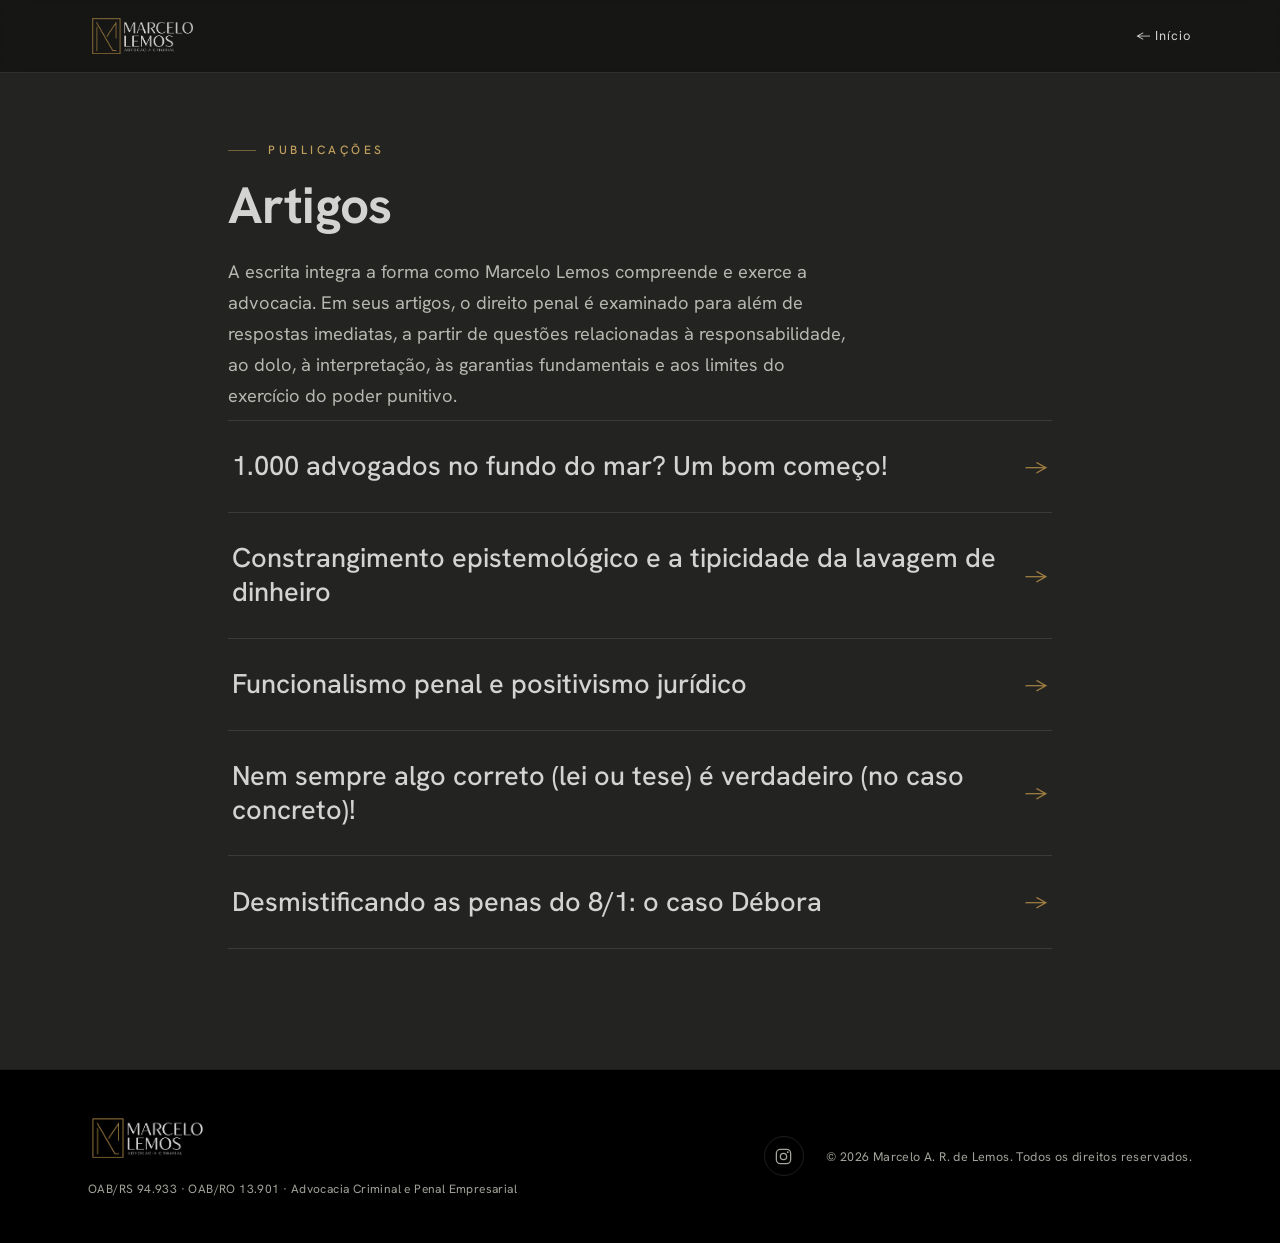
<file: publicacoes.html>
<!DOCTYPE html>
<html lang="pt-BR">
<head>
  <meta charset="UTF-8" />
  <meta name="viewport" content="width=device-width, initial-scale=1.0" />
  <title>Publicações — Marcelo A. R. de Lemos</title>
  <meta name="description" content="Artigos de Marcelo Augusto Rodrigues de Lemos sobre direito penal, dolo, garantias e os limites do poder punitivo." />
  <link rel="icon" type="image/png" href="images/favicon.png" />
  <link rel="apple-touch-icon" href="images/apple-touch-icon.png" />
  <link rel="preconnect" href="https://fonts.googleapis.com" />
  <link rel="preconnect" href="https://fonts.gstatic.com" crossorigin />
  <link href="https://fonts.googleapis.com/css2?family=Hanken+Grotesk:ital,wght@0,300;0,400;0,500;0,600;0,700;0,800;1,400;1,500&display=swap" rel="stylesheet" />
  <link rel="stylesheet" href="styles.css" />
  <style>
    body { background: var(--bg); }
    .article-topbar { background: var(--black); }
    .article-topbar .header-inner { padding-block: 18px; }
    .article-back { font-family: var(--ui); font-size: 13px; letter-spacing: 1px; color: var(--on-dark); }
    .article-back:hover { color: var(--gold); }
    .pub-page { background: var(--bg); color: var(--on-dark); padding: 140px 0 120px; }
    .pub-page .wrap { max-width: 880px; }
    .pub-page .kicker { color: var(--gold-soft); }
    .pub-page h1 { font-size: clamp(2rem, 5vw, 3.2rem); font-weight: 700; letter-spacing: -0.6px; margin: 0 0 22px; }
    .pub-page .lead { max-width: 62ch; color: var(--on-dark-2); font-size: 1.14rem; margin: 0 0 8px; }
  </style>
</head>
<body>
  <header class="site-header article-topbar" data-scrolled>
    <div class="wrap header-inner">
      <a class="brand" href="index.html">
        <img class="brand-logo" src="images/logo.png" alt="Marcelo A. R. de Lemos — Advocacia Criminal e Penal Empresarial" />
      </a>
      <a class="article-back" href="index.html">← Início</a>
    </div>
  </header>

  <main class="pub-page">
    <div class="wrap">
      <p class="kicker">Publicações</p>
      <h1>Artigos</h1>
      <p class="lead">
        A escrita integra a forma como Marcelo Lemos compreende e exerce a advocacia.
        Em seus artigos, o direito penal é examinado para além de respostas imediatas,
        a partir de questões relacionadas à responsabilidade, ao dolo, à interpretação,
        às garantias fundamentais e aos limites do exercício do poder punitivo.
      </p>
      <ul class="pub-list">
        <li>
          <a href="leitura.html?a=fundo-do-mar">
            <span class="pub-title">1.000 advogados no fundo do mar? Um bom começo!</span>
            <span class="pub-arrow" aria-hidden="true">→</span>
          </a>
        </li>
        <li>
          <a href="artigo.html">
            <span class="pub-title">Constrangimento epistemológico e a tipicidade da lavagem de dinheiro</span>
            <span class="pub-arrow" aria-hidden="true">→</span>
          </a>
        </li>
        <li>
          <a href="leitura.html?a=funcionalismo">
            <span class="pub-title">Funcionalismo penal e positivismo jurídico</span>
            <span class="pub-arrow" aria-hidden="true">→</span>
          </a>
        </li>
        <li>
          <a href="leitura.html?a=verdade-caso-concreto">
            <span class="pub-title">Nem sempre algo correto (lei ou tese) é verdadeiro (no caso concreto)!</span>
            <span class="pub-arrow" aria-hidden="true">→</span>
          </a>
        </li>
        <li>
          <a href="leitura.html?a=penas-8-1">
            <span class="pub-title">Desmistificando as penas do 8/1: o caso Débora</span>
            <span class="pub-arrow" aria-hidden="true">→</span>
          </a>
        </li>
      </ul>
    </div>
  </main>

  <footer class="site-footer">
    <div class="wrap footer-inner">
      <div class="footer-brand">
        <img class="footer-logo" src="images/logo.png" alt="Marcelo A. R. de Lemos — Advocacia Criminal e Penal Empresarial" />
        <p class="footer-role">OAB/RS 94.933 · OAB/RO 13.901 · Advocacia Criminal e Penal Empresarial</p>
      </div>
      <div class="footer-meta">
        <a class="footer-ig" href="https://www.instagram.com/advmarcelolemos/" aria-label="Instagram" target="_blank" rel="noopener">
          <svg viewBox="0 0 24 24" fill="none" stroke="currentColor" stroke-width="1.6"><rect x="3" y="3" width="18" height="18" rx="5"/><circle cx="12" cy="12" r="4"/><circle cx="17.4" cy="6.6" r="1.1" fill="currentColor" stroke="none"/></svg>
        </a>
        <p class="footer-legal">© <span id="ano"></span> Marcelo A. R. de Lemos. Todos os direitos reservados.</p>
      </div>
    </div>
  </footer>

  <script>
    (function () { var el = document.getElementById("ano"); if (el) el.textContent = String(new Date().getFullYear()); })();
  </script>
</body>
</html>
</file>
<file: styles.css>
/* ===========================================================
   Marcelo A. R. de Lemos — Advocacia Criminal
   Dark editorial / luxury legal landing
   =========================================================== */

:root {
  /* Paleta da marca: #000000 #232321 #343432 #a3a39b #d3d4d1 + dourado #9b7b40 */
  --black: #000000;
  --bg: #232321;
  --bg-2: #1b1b19;
  --panel: #343432;
  --cream: #d3d4d1;       /* fundo das seções claras */
  --cream-2: #c6c7c3;
  --card-light: #ecedea;  /* cards sobre fundo claro */
  --ink: #232321;         /* texto sobre claro */
  --ink-soft: #55554e;    /* texto secundário sobre claro */
  --gold: #9b7b40;
  --gold-soft: #c1a05e;
  --on-dark: #d3d4d1;     /* texto/títulos sobre escuro */
  --on-dark-2: #b6b7b0;   /* corpo de texto sobre escuro */
  --on-dark-mut: #a3a39b; /* rótulos/secundário sobre escuro */
  --line-d: rgba(211, 212, 209, 0.13);
  --line-l: rgba(35, 35, 33, 0.14);

  /* Substituta gratuita próxima da Codec Pro — trocar por Codec Pro quando licenciada */
  --serif: "Hanken Grotesk", system-ui, -apple-system, Segoe UI, Roboto, sans-serif;
  --body: "Hanken Grotesk", system-ui, -apple-system, Segoe UI, Roboto, sans-serif;
  --ui: "Hanken Grotesk", system-ui, -apple-system, Segoe UI, Roboto, sans-serif;

  --wrap: 1160px;
  --radius: 4px;
  --ease: cubic-bezier(0.22, 1, 0.36, 1);
}

* { box-sizing: border-box; }
html { scroll-behavior: smooth; }
body {
  margin: 0;
  font-family: var(--body);
  background: var(--cream);
  color: var(--ink);
  line-height: 1.7;
  font-size: 18px;
  -webkit-font-smoothing: antialiased;
  text-rendering: optimizeLegibility;
}
img { max-width: 100%; display: block; }

h1, h2, h3 { font-family: var(--serif); font-weight: 700; line-height: 1.1; margin: 0; letter-spacing: -0.4px; }

a { color: inherit; text-decoration: none; }

.wrap { width: 100%; max-width: var(--wrap); margin: 0 auto; padding-inline: 28px; }

.skip-link { position: absolute; left: -999px; top: 0; background: var(--gold); color: #1a1200; padding: 10px 16px; z-index: 200; font-family: var(--ui); }
.skip-link:focus { left: 8px; top: 8px; }

.kicker {
  font-family: var(--ui); font-size: 12px; font-weight: 500;
  letter-spacing: 3.5px; text-transform: uppercase; color: var(--gold);
  margin: 0 0 18px; display: flex; align-items: center; gap: 12px;
}
.kicker::before { content: ""; width: 28px; height: 1px; background: var(--gold); opacity: 0.7; }

/* ---------- Buttons ---------- */
.btn {
  display: inline-flex; align-items: center; justify-content: center;
  font-family: var(--ui); font-weight: 500; font-size: 14px; letter-spacing: 0.6px;
  padding: 15px 30px; border-radius: var(--radius); cursor: pointer;
  border: 1px solid transparent; transition: all 0.25s var(--ease); white-space: nowrap;
}
.btn-sm { padding: 11px 20px; font-size: 13px; }
.btn-gold { background: var(--gold); color: #17120a; }
.btn-gold:hover { background: var(--gold-soft); transform: translateY(-2px); }
.btn-outline-light { border-color: rgba(255, 255, 255, 0.28); color: var(--on-dark); }
.btn-outline-light:hover { border-color: var(--gold); color: var(--on-dark); }
.btn-outline-dark { border-color: var(--ink); color: var(--ink); }
.btn-outline-dark:hover { background: var(--ink); color: var(--cream); }

/* ---------- Header ---------- */
.site-header {
  position: fixed; top: 0; left: 0; right: 0; z-index: 100;
  transition: background 0.3s var(--ease), border-color 0.3s var(--ease), padding 0.3s var(--ease);
  border-bottom: 1px solid transparent;
  transform: translateZ(0); -webkit-backface-visibility: hidden; backface-visibility: hidden;
}
.site-header[data-scrolled] {
  background: rgba(20, 20, 19, 0.86);
  -webkit-backdrop-filter: blur(12px); backdrop-filter: blur(12px);
  border-bottom-color: var(--line-d);
}
/* iOS: backdrop-filter em header fixo deixa "fantasma" ao rolar — no mobile, fundo sólido */
@media (max-width: 860px) {
  .site-header[data-scrolled] { background: rgba(12, 12, 13, 0.97); -webkit-backdrop-filter: none; backdrop-filter: none; }
}
/* Âncoras não ficam escondidas sob o header fixo */
.section[id], .deepsea[id] { scroll-margin-top: 76px; }
.header-inner { display: flex; align-items: center; gap: 24px; padding-block: 20px; }
.site-header[data-scrolled] .header-inner { padding-block: 14px; }

.brand { display: flex; align-items: center; gap: 13px; margin-right: auto; }
.brand-logo { height: 54px; width: auto; display: block; transition: height 0.3s var(--ease); }
.site-header[data-scrolled] .brand-logo { height: 44px; }
.brand-mark {
  display: inline-flex; align-items: center; justify-content: center;
  width: 42px; height: 42px; border: 1px solid var(--gold); border-radius: 3px;
  font-family: var(--serif); font-weight: 700; font-size: 18px; color: var(--gold); letter-spacing: 1px;
}
.brand-text { display: flex; flex-direction: column; line-height: 1.2; }
.brand-name { font-family: var(--serif); font-size: 20px; font-weight: 600; color: var(--on-dark); }
.brand-role { font-family: var(--ui); font-size: 10px; letter-spacing: 2.5px; text-transform: uppercase; color: var(--gold); }

.site-nav { display: flex; gap: 30px; }
.site-nav a {
  font-family: var(--ui); font-size: 12px; letter-spacing: 1.6px; text-transform: uppercase;
  color: var(--on-dark); opacity: 0.85; padding: 6px 0; position: relative; transition: opacity 0.2s;
}
.site-nav a::after { content: ""; position: absolute; left: 0; bottom: 0; width: 0; height: 1px; background: var(--gold); transition: width 0.25s var(--ease); }
.site-nav a:hover { opacity: 1; }
.site-nav a:hover::after { width: 100%; }

.nav-toggle { display: none; flex-direction: column; gap: 5px; background: none; border: 0; cursor: pointer; padding: 6px; }
.nav-toggle span { width: 24px; height: 2px; background: var(--on-dark); transition: transform 0.25s, opacity 0.2s; }
.mobile-nav { display: none; }

/* ---------- Hero ---------- */
.hero {
  position: relative; overflow: hidden;
  background: radial-gradient(120% 90% at 80% -10%, rgba(155, 123, 64, 0.14), transparent 55%),
              linear-gradient(180deg, #000000 0%, #232321 100%);
  color: var(--on-dark);
  min-height: 100svh; display: flex; align-items: center;
  padding: 150px 0 120px;
}
.hero-photo {
  position: absolute; inset: 0; z-index: 0; pointer-events: none;
  background-image: url("images/hero-bg-blur.jpg");
  background-size: cover; background-position: center; background-repeat: no-repeat;
  opacity: 0.24; transform: scale(1.1); transform-origin: center;
}
/* Grão sutil sobre o hero — textura (sem blend mode, barato na rolagem) */
.hero::after {
  content: ""; position: absolute; inset: 0; z-index: 1; pointer-events: none; opacity: 0.14;
  background-image: url("data:image/svg+xml,%3Csvg xmlns='http://www.w3.org/2000/svg' width='160' height='160'%3E%3Cfilter id='n'%3E%3CfeTurbulence type='fractalNoise' baseFrequency='0.9' numOctaves='2' stitchTiles='stitch'/%3E%3C/filter%3E%3Crect width='100%25' height='100%25' filter='url(%23n)' opacity='0.4'/%3E%3C/svg%3E");
}
.hero::before {
  content: ""; position: absolute; inset: 0; z-index: 1;
  background:
    linear-gradient(180deg, rgba(0,0,0,0.5) 0%, rgba(0,0,0,0.4) 55%, #000000 100%);
  pointer-events: none;
}
.hero-inner { position: relative; z-index: 2; max-width: 820px; }
.eyebrow {
  font-family: var(--ui); font-size: 12.5px; letter-spacing: 4px; text-transform: uppercase;
  color: var(--gold-soft); margin: 0 0 30px;
}

/* Indicador de rolagem */
.hero-scroll {
  position: absolute; left: 50%; bottom: 34px; transform: translateX(-50%); z-index: 3;
  display: flex; flex-direction: column; align-items: center; gap: 12px;
  font-family: var(--ui); font-size: 10.5px; letter-spacing: 3px; text-transform: uppercase;
  color: var(--on-dark-mut);
}
.hero-scroll:hover { color: var(--gold); }
.hero-scroll-line { width: 1px; height: 46px; background: linear-gradient(var(--gold), transparent); position: relative; overflow: hidden; }
.hero-scroll-line::after { content: ""; position: absolute; top: -50%; left: 0; width: 100%; height: 50%; background: var(--gold); animation: scrollCue 2.2s var(--ease) infinite; }
@keyframes scrollCue { 0% { transform: translateY(0); } 100% { transform: translateY(300%); } }
.hero-title { font-size: clamp(2.8rem, 8vw, 5.6rem); font-weight: 700; letter-spacing: -1.5px; line-height: 1.02; }
.hero-title .accent { color: var(--gold); }
.hero-lede {
  margin: 30px 0 0; max-width: 60ch; font-size: clamp(1.12rem, 2.3vw, 1.42rem);
  color: var(--on-dark-2); line-height: 1.6;
}
.hero-lede strong { color: var(--on-dark); font-weight: 500; }
.hero-actions { margin-top: 40px; display: flex; flex-wrap: wrap; gap: 16px; }
.hero-creds {
  list-style: none; margin: 54px 0 0; padding: 26px 0 0; border-top: 1px solid var(--line-d);
  display: flex; flex-wrap: wrap; gap: 14px 34px;
  font-family: var(--ui); font-size: 13px; letter-spacing: 0.5px; color: var(--on-dark-mut);
}
.hero-creds li { position: relative; padding-left: 20px; }
.hero-creds li::before { content: ""; position: absolute; left: 0; top: 50%; width: 6px; height: 6px; border: 1px solid var(--gold); transform: translateY(-50%) rotate(45deg); }

/* ---------- Trust strip ---------- */
.trust-strip { background: var(--black); border-block: 1px solid var(--line-d); }
.trust-inner {
  display: flex; flex-wrap: wrap; justify-content: center; align-items: center;
  gap: 10px 30px; padding-block: 20px;
  font-family: var(--ui); font-size: 12px; letter-spacing: 2.5px; text-transform: uppercase; color: var(--on-dark-mut);
}
.trust-inner span { position: relative; }
.trust-inner span + span::before { content: "•"; position: absolute; left: -18px; color: var(--gold); opacity: 0.55; }

/* ---------- Section shells ---------- */
.section { padding-block: 128px; }
.section-dark { background: var(--bg); color: var(--on-dark); }
.section-black { background: var(--black); color: var(--on-dark); }
.section-light { background: var(--cream); color: var(--ink); }
.section-dark .kicker, .section-black .kicker { color: var(--gold-soft); }
.section-head { max-width: 700px; margin-bottom: 72px; }
.section-head h2 { font-size: clamp(2rem, 4.4vw, 3rem); }
.section-intro { margin: 20px 0 0; color: var(--ink-soft); font-size: 1.14rem; }
.section-dark .section-intro, .section-black .section-intro { color: var(--on-dark-2); }

/* ---------- About ---------- */
.grid-about { display: grid; grid-template-columns: 0.85fr 1.15fr; gap: 70px; align-items: center; }
.about-media { position: relative; }
.portrait {
  position: relative; aspect-ratio: 4 / 5; border: 1px solid var(--line-d);
  background:
    radial-gradient(90% 70% at 50% 20%, rgba(155,123,64,0.14), transparent 60%),
    linear-gradient(160deg, #2b2b29, #141412);
  border-radius: 4px; display: flex; flex-direction: column; align-items: center; justify-content: center; gap: 14px;
  overflow: hidden;
}
.portrait-img { position: absolute; inset: 0; width: 100%; height: 100%; object-fit: cover; z-index: 2; }
.portrait::before, .portrait::after { content: ""; position: absolute; z-index: 3; width: 26px; height: 26px; border: 1px solid var(--gold); opacity: 0.8; }
.portrait::before { top: 16px; left: 16px; border-right: 0; border-bottom: 0; }
.portrait::after { bottom: 16px; right: 16px; border-left: 0; border-top: 0; }
.portrait-mark { font-family: var(--serif); font-size: 72px; font-weight: 600; color: var(--gold); opacity: 0.55; letter-spacing: 2px; }
.portrait-tag { font-family: var(--ui); font-size: 11px; letter-spacing: 3px; text-transform: uppercase; color: var(--on-dark-mut); }
.portrait-badge {
  position: absolute; right: -18px; bottom: 32px; background: var(--gold); color: #17120a;
  padding: 14px 20px; border-radius: 3px; display: flex; flex-direction: column; line-height: 1.1;
  font-family: var(--ui); box-shadow: 0 16px 36px rgba(0,0,0,0.4);
}
.portrait-badge strong { font-size: 11px; letter-spacing: 2px; }
.portrait-badge span { font-size: 18px; font-weight: 600; }
.about-copy h2 { font-size: clamp(2rem, 4.4vw, 3rem); }
.about-copy p { margin: 22px 0 0; color: var(--on-dark-2); font-size: 1.14rem; }
.chips { list-style: none; margin: 34px 0 0; padding: 0; display: flex; flex-wrap: wrap; gap: 10px; }
.chips li { font-family: var(--ui); font-size: 12.5px; letter-spacing: 1px; color: var(--on-dark); border: 1px solid var(--line-d); padding: 8px 15px; border-radius: 40px; }

/* ---------- Cards (Atuação) ---------- */
.cards { display: grid; grid-template-columns: repeat(3, 1fr); gap: 24px; }
.card {
  position: relative; background: var(--card-light); border: 1px solid var(--line-l); border-radius: 4px;
  padding: 40px 32px 34px; transition: transform 0.3s var(--ease), box-shadow 0.3s var(--ease), border-color 0.3s;
  overflow: hidden;
}
.card::before { content: ""; position: absolute; top: 0; left: 0; width: 100%; height: 2px; background: var(--gold); transform: scaleX(0); transform-origin: left; transition: transform 0.35s var(--ease); }
.card:hover { transform: translateY(-6px); box-shadow: 0 26px 50px rgba(20,18,14,0.12); border-color: transparent; }
.card:hover::before { transform: scaleX(1); }
.card-num { font-family: var(--ui); font-size: 15px; font-weight: 600; letter-spacing: 1px; color: var(--gold); }
.card h3 { font-size: 1.6rem; margin: 14px 0 12px; }
.card p { margin: 0; color: var(--ink-soft); font-size: 1.04rem; line-height: 1.6; }

/* ---------- Steps (Método) ---------- */
.steps { list-style: none; margin: 0; padding: 0; display: grid; grid-template-columns: repeat(4, 1fr); gap: 30px; counter-reset: none; }
.step { position: relative; padding-top: 30px; border-top: 1px solid var(--line-d); }
.step-num { font-family: var(--ui); font-size: 40px; font-weight: 700; color: var(--gold); line-height: 1; letter-spacing: -1px; }
.step h3 { font-size: 1.5rem; margin: 16px 0 10px; color: var(--on-dark); }
.step p { margin: 0; color: var(--on-dark-2); font-size: 1.02rem; }

/* ---------- Features (Diferenciais) ---------- */
.features { display: grid; grid-template-columns: repeat(4, 1fr); gap: 28px; }
.feature { padding: 34px 26px; background: var(--card-light); border: 1px solid var(--line-l); border-radius: 4px; transition: transform 0.3s var(--ease), box-shadow 0.3s var(--ease); }
.feature:hover { transform: translateY(-5px); box-shadow: 0 22px 44px rgba(20,18,14,0.1); }
.feature-icon { display: inline-flex; width: 52px; height: 52px; align-items: center; justify-content: center; border: 1px solid var(--gold); border-radius: 50%; color: var(--gold); margin-bottom: 22px; }
.feature-icon svg { width: 26px; height: 26px; }
.feature h3 { font-size: 1.4rem; margin: 0 0 10px; }
.feature p { margin: 0; color: var(--ink-soft); font-size: 1.02rem; line-height: 1.6; }

/* ---------- Expertise ---------- */
.expertise-inner { display: grid; grid-template-columns: 1fr 1fr; gap: 64px; align-items: center; }
.expertise-copy h2 { font-size: clamp(2rem, 4.4vw, 3rem); }
.expertise-copy p { margin: 22px 0 0; color: var(--on-dark-2); font-size: 1.14rem; }
.stats { list-style: none; margin: 0; padding: 0; display: grid; grid-template-columns: 1fr 1fr; gap: 1px; background: var(--line-d); border: 1px solid var(--line-d); }
.stats li { background: var(--black); padding: 32px 28px; display: flex; flex-direction: column; gap: 6px; }
.stats strong { font-family: var(--serif); font-size: 2rem; font-weight: 600; color: var(--gold); }
.stats span { font-family: var(--ui); font-size: 12.5px; letter-spacing: 1px; color: var(--on-dark-mut); text-transform: uppercase; }

/* ---------- Publicação em destaque ---------- */
.feature-article {
  background: var(--card-light); border: 1px solid var(--line-l); border-left: 3px solid var(--gold);
  border-radius: 4px; padding: 48px clamp(28px, 5vw, 60px); max-width: 900px;
}
.fa-meta { display: flex; flex-wrap: wrap; gap: 8px 18px; align-items: center; font-family: var(--ui); font-size: 12.5px; letter-spacing: 1.5px; text-transform: uppercase; color: var(--gold); margin-bottom: 20px; }
.fa-meta time { color: var(--ink-soft); }
.feature-article h3 { font-size: clamp(1.7rem, 3.6vw, 2.5rem); }
.fa-standfirst { margin: 20px 0 0; color: var(--ink-soft); font-size: 1.16rem; }
.fa-quote { margin: 30px 0; padding-left: 24px; border-left: 2px solid var(--gold); font-family: var(--serif); font-style: italic; font-size: clamp(1.4rem, 3vw, 1.9rem); color: var(--ink); line-height: 1.3; }

/* ---------- Parcerias ---------- */
.parcerias-inner { display: grid; grid-template-columns: 1fr 1fr; gap: 50px; align-items: center; }
.parcerias-inner h2 { font-size: clamp(2rem, 4.4vw, 3rem); }
.parcerias-copy p { margin: 0 0 28px; color: var(--on-dark-2); font-size: 1.16rem; }

/* ---------- Contato ---------- */
.contato-inner { display: grid; grid-template-columns: 1fr 1fr; gap: 64px; align-items: start; }
.contato-lead h2 { font-size: clamp(2.1rem, 4.6vw, 3.2rem); }
.contato-sub { margin: 22px 0 0; color: var(--on-dark-2); font-size: 1.14rem; }
.contato-list { list-style: none; margin: 36px 0 0; padding: 0; }
.contato-list li { display: flex; gap: 16px; align-items: baseline; padding: 16px 0; border-top: 1px solid var(--line-d); font-size: 1.08rem; }
.contato-list li span { font-family: var(--ui); font-size: 11px; letter-spacing: 2px; text-transform: uppercase; color: var(--gold); min-width: 90px; }
.contato-list a:hover { color: var(--gold); }

.contato-form { background: var(--panel); border: 1px solid var(--line-d); border-radius: 6px; padding: 36px; display: flex; flex-direction: column; gap: 20px; }
.form-row { display: grid; grid-template-columns: 1fr 1fr; gap: 20px; }
.contato-form label { display: flex; flex-direction: column; gap: 8px; font-family: var(--ui); font-size: 12px; letter-spacing: 1px; text-transform: uppercase; color: var(--on-dark-mut); }
.contato-form input, .contato-form textarea {
  font-family: var(--body); font-size: 16px; color: var(--on-dark);
  background: rgba(255,255,255,0.04); border: 1px solid var(--line-d); border-radius: 3px;
  padding: 13px 15px; resize: vertical; transition: border-color 0.2s;
}
.contato-form input:focus, .contato-form textarea:focus { outline: none; border-color: var(--gold); }
.contato-form .btn { align-self: flex-start; margin-top: 4px; }
.form-note { font-family: var(--ui); font-size: 14px; color: var(--gold-soft); margin: 0; letter-spacing: 0.3px; }

/* ---------- Footer ---------- */
.site-footer { background: #000000; color: var(--on-dark-mut); padding-block: 44px; border-top: 1px solid var(--line-d); }
.footer-inner { display: flex; align-items: center; justify-content: space-between; gap: 24px; flex-wrap: wrap; }
.footer-brand { display: flex; flex-direction: column; align-items: flex-start; gap: 14px; }
.footer-logo { height: 48px; width: auto; display: block; }
.footer-name { margin: 0; font-family: var(--serif); font-size: 19px; color: var(--on-dark); }
.footer-role { margin: 3px 0 0; font-family: var(--ui); font-size: 12px; letter-spacing: 0.4px; color: var(--on-dark-mut); }
.footer-legal { margin: 0; font-family: var(--ui); font-size: 12.5px; letter-spacing: 0.4px; }
.footer-meta { display: flex; align-items: center; gap: 22px; flex-wrap: wrap; }
.footer-ig { display: inline-flex; align-items: center; justify-content: center; width: 40px; height: 40px; border: 1px solid var(--line-d); border-radius: 50%; color: var(--on-dark-mut); transition: color 0.2s, border-color 0.2s; flex-shrink: 0; }
.footer-ig:hover { color: var(--gold); border-color: var(--gold); }
.footer-ig svg { width: 19px; height: 19px; }

/* ---------- Títulos de seção — frases editoriais ---------- */
.section h2,
.about-copy h2, .parcerias-inner h2, .contato-lead h2 {
  font-size: clamp(1.9rem, 3.7vw, 2.7rem);
  font-weight: 600; letter-spacing: -0.4px; line-height: 1.14;
}
.section-intro { max-width: 62ch; }

/* ---------- Reveal animation ---------- */
[data-reveal] {
  opacity: 0; transform: translateY(32px);
  transition: opacity 0.9s var(--ease), transform 0.9s var(--ease);
  transition-delay: var(--rd, 0s); will-change: opacity, transform;
}
[data-reveal].is-in { opacity: 1; transform: none; }
/* Variante para mídia: revela com leve zoom/clip */
.about-media[data-reveal] { transform: translateY(32px) scale(0.98); }
.about-media[data-reveal] .portrait-img { transition: transform 1.4s var(--ease); transform: scale(1.08); }
.about-media[data-reveal].is-in { transform: none; }
.about-media[data-reveal].is-in .portrait-img { transform: scale(1); }

/* ---------- Responsive ---------- */
@media (max-width: 1000px) {
  .cards { grid-template-columns: repeat(2, 1fr); }
  .features, .steps { grid-template-columns: repeat(2, 1fr); }
  .stats { grid-template-columns: repeat(2, 1fr); }
}
@media (max-width: 860px) {
  .site-nav, .header-cta { display: none; }
  .nav-toggle { display: flex; }
  .mobile-nav {
    display: flex; flex-direction: column; gap: 4px; background: rgba(0,0,0,0.96);
    backdrop-filter: blur(12px); border-top: 1px solid var(--line-d); padding: 14px 28px 24px;
    max-height: 0; overflow: hidden; transition: max-height 0.3s var(--ease), padding 0.3s var(--ease);
  }
  .site-header[data-nav-open] { background: rgba(20,20,19,0.94); backdrop-filter: blur(12px); }
  .site-header[data-nav-open] .mobile-nav { max-height: 380px; }
  .mobile-nav a { font-family: var(--ui); font-size: 13px; letter-spacing: 1.4px; text-transform: uppercase; color: var(--on-dark); padding: 14px 0; border-bottom: 1px solid var(--line-d); }
  .mobile-nav .mobile-cta { color: var(--gold); border-bottom: 0; }
  .site-header[data-nav-open] .nav-toggle span:nth-child(1) { transform: translateY(7px) rotate(45deg); }
  .site-header[data-nav-open] .nav-toggle span:nth-child(2) { opacity: 0; }
  .site-header[data-nav-open] .nav-toggle span:nth-child(3) { transform: translateY(-7px) rotate(-45deg); }

  .grid-about { grid-template-columns: 1fr; gap: 40px; }
  .about-media { max-width: 380px; }
  .expertise-inner, .parcerias-inner, .contato-inner { grid-template-columns: 1fr; gap: 40px; }
  .hero { padding-top: 150px; }
}
@media (max-width: 560px) {
  body { font-size: 17px; }
  .section { padding-block: 84px; }
  .wrap { padding-inline: 20px; }
  .cards, .features, .steps, .stats, .form-row { grid-template-columns: 1fr; }
  .hero { padding: 128px 0 96px; }
  .hero-actions { flex-direction: column; align-items: stretch; }
  .hero-actions .btn { width: 100%; }
  .hero-scroll { display: none; }
  .brand-logo { height: 42px; }
  .site-header[data-scrolled] .brand-logo { height: 38px; }
  .portrait-badge { right: 12px; }
}
@media (max-height: 700px) {
  .hero-scroll { display: none; }
}
@media (prefers-reduced-motion: reduce) {
  html { scroll-behavior: auto; }
  [data-reveal] { opacity: 1; transform: none; transition: none; }
  .btn:hover, .card:hover, .feature:hover { transform: none; }
  .deepsea-photo::before { animation: none; }
}

/* ===========================================================
   Blocos editoriais adicionais
   =========================================================== */

/* 01 — Hero editorial */
.hero-inner--editorial { max-width: 900px; }
.hero-phrase { font-weight: 600; letter-spacing: -1px; font-size: clamp(2rem, 5.1vw, 4rem); line-height: 1.14; color: var(--on-dark); }
.hero-phrase .accent, .hero-title .accent { color: var(--gold); }
.hero-signature { margin-top: 52px; padding-top: 26px; border-top: 1px solid var(--line-d); }
.hero-name { margin: 0; font-family: var(--ui); font-size: 15px; letter-spacing: 0.3px; color: var(--on-dark); font-weight: 500; }
.hero-oab { margin: 7px 0 0; font-family: var(--ui); font-size: 12px; letter-spacing: 1.8px; text-transform: uppercase; color: var(--gold-soft); }
.hero-area { margin: 6px 0 0; font-family: var(--ui); font-size: 12px; letter-spacing: 2px; text-transform: uppercase; color: var(--on-dark-mut); }

/* CTA de texto (link com seta) */
.section-cta { margin: 48px 0 0; }
.link-cta {
  font-family: var(--ui); font-size: 13px; letter-spacing: 1.4px; text-transform: uppercase;
  color: var(--gold); font-weight: 600; display: inline-flex; align-items: center; gap: 9px;
  border-bottom: 1px solid transparent; padding-bottom: 3px; transition: border-color 0.25s var(--ease), gap 0.25s var(--ease);
}
.link-cta:hover { border-color: var(--gold); gap: 14px; text-decoration: none; }

/* 03 — Atuação: cards como territórios (título + texto ao clicar) */
.card--territorio { padding: 0; }
.card-toggle {
  position: relative; display: flex; flex-direction: column; align-items: flex-start;
  width: 100%; min-height: 150px; padding: 30px 54px 30px 30px;
  background: transparent; border: 0; text-align: left; cursor: pointer; color: inherit; font-family: inherit;
}
.card-toggle:focus-visible { outline: 2px solid var(--gold); outline-offset: -5px; }
.card-toggle h3 { font-size: clamp(1.3rem, 2.1vw, 1.55rem); margin: 20px 0 0; line-height: 1.22; }
.card-icon { position: absolute; top: 30px; right: 26px; width: 20px; height: 20px; }
.card-icon::before, .card-icon::after { content: ""; position: absolute; background: var(--gold); transition: transform 0.3s var(--ease), opacity 0.3s; }
.card-icon::before { top: 9px; left: 0; width: 20px; height: 2px; }
.card-icon::after { left: 9px; top: 0; width: 2px; height: 20px; }
.card--territorio.is-open .card-icon::after { transform: scaleY(0); opacity: 0; }
.card-desc { max-height: 0; overflow: hidden; transition: max-height 0.4s var(--ease); }
.card-desc p { margin: 0; padding: 0 30px 30px; color: var(--ink-soft); font-size: 1rem; line-height: 1.55; }
.card--territorio.is-open .card-desc { max-height: 260px; }

/* 04 — Formação (linha do tempo acadêmica) */
#formacao .section-head { max-width: 940px; }
@media (min-width: 980px) { #formacao .section-head h2 { white-space: nowrap; font-size: clamp(2rem, 3.4vw, 2.5rem); } }
.formacao-timeline { position: relative; max-width: 780px; margin-top: 4px; padding-left: 36px; }
.formacao-timeline::before { content: ""; position: absolute; left: 5px; top: 12px; bottom: 12px; width: 1px; background: var(--line-d); }
.fm-row { position: relative; padding: 30px 0; border-bottom: 1px solid var(--line-d); }
.fm-row:first-child { padding-top: 4px; }
.fm-row:last-child { border-bottom: 0; padding-bottom: 0; }
.fm-node { position: absolute; left: -36px; top: 36px; width: 11px; height: 11px; border-radius: 50%; border: 1px solid var(--gold); background: var(--bg); }
.fm-row:first-child .fm-node { top: 12px; background: var(--gold); box-shadow: 0 0 0 4px rgba(155, 123, 64, 0.15); }
.fm-row--main .fm-node { background: var(--gold); box-shadow: 0 0 0 4px rgba(155, 123, 64, 0.15); }
.fm-content h3 { font-size: clamp(1.3rem, 2.2vw, 1.6rem); font-weight: 600; color: var(--on-dark); }
.fm-row--main .fm-content h3 { font-size: clamp(1.7rem, 3.2vw, 2.3rem); }
.fm-inst { margin: 6px 0 0; font-family: var(--ui); font-size: 12.5px; letter-spacing: 1.5px; text-transform: uppercase; color: var(--on-dark-mut); }
.fm-content--split { display: grid; grid-template-columns: auto minmax(0, 1fr); gap: 48px; align-items: end; }
.fm-tese { display: flex; flex-direction: column; gap: 5px; }
.fm-tese-label { font-family: var(--ui); font-size: 11px; letter-spacing: 2px; text-transform: uppercase; color: var(--gold); }
.fm-tese-value { font-family: var(--ui); font-size: 12.5px; letter-spacing: 1.5px; text-transform: uppercase; color: var(--on-dark-mut); line-height: 1.5; }
@media (max-width: 720px) {
  .fm-content--split { grid-template-columns: 1fr; gap: 14px; align-items: start; }
}

/* 05 — Publicações (lista de títulos) */
.section-head--wide { max-width: 780px; }
.pub-list { list-style: none; margin: 8px 0 0; padding: 0; border-top: 1px solid var(--line-d); }
.pub-list li { border-bottom: 1px solid var(--line-d); }
.pub-list a { display: flex; align-items: center; justify-content: space-between; gap: 28px; padding: 28px 4px; color: var(--on-dark); transition: padding 0.32s var(--ease), color 0.2s; }
.pub-list a:hover { padding-left: 14px; text-decoration: none; }
.pub-title { font-size: clamp(1.2rem, 2.6vw, 1.7rem); font-weight: 500; line-height: 1.26; }
.pub-arrow { flex-shrink: 0; color: var(--gold); font-size: 1.3rem; transition: transform 0.32s var(--ease); }
.pub-list a:hover .pub-arrow { transform: translateX(7px); }

/* 06 — Artigo em destaque (foto à esquerda, conteúdo à direita) */
.deepsea { position: relative; overflow: hidden; min-height: 92svh; display: grid; grid-template-columns: 1.05fr 1fr; background: #000000; color: var(--on-dark); }
.deepsea-photo {
  position: relative;
  background:
    url("images/fundo-do-mar.jpg") center / cover no-repeat,
    radial-gradient(120% 90% at 50% -20%, rgba(120, 150, 158, 0.18), transparent 55%),
    linear-gradient(180deg, #05090b 0%, #01060a 50%, #000000 100%);
}
.deepsea-photo::before {
  content: ""; position: absolute; inset: 0;
  background: radial-gradient(100% 60% at 50% -10%, rgba(150, 180, 190, 0.14), transparent 60%);
  animation: seaLight 16s ease-in-out infinite; will-change: opacity;
}
.deepsea-photo::after {
  content: ""; position: absolute; inset: 0;
  background: linear-gradient(90deg, transparent 52%, rgba(0, 0, 0, 0.9) 100%);
}
@keyframes seaLight { 0%, 100% { opacity: 0.7; } 50% { opacity: 1; } }
.deepsea-grain {
  position: absolute; inset: 0; z-index: 1; pointer-events: none; opacity: 0.1;
  background-image: url("data:image/svg+xml,%3Csvg xmlns='http://www.w3.org/2000/svg' width='160' height='160'%3E%3Cfilter id='d'%3E%3CfeTurbulence type='fractalNoise' baseFrequency='0.9' numOctaves='2' stitchTiles='stitch'/%3E%3C/filter%3E%3Crect width='100%25' height='100%25' filter='url(%23d)' opacity='0.4'/%3E%3C/svg%3E");
}
.deepsea-content { position: relative; z-index: 2; display: flex; align-items: center; padding: 88px 7vw 88px 60px; }
.deepsea-inner { max-width: 540px; }
.deepsea .kicker { color: var(--gold-soft); }
.deepsea-title { margin: 24px 0 0; font-size: clamp(2.2rem, 4.6vw, 4rem); font-weight: 700; letter-spacing: -1.5px; line-height: 1.05; color: var(--on-dark); }
.deepsea-authors { margin: 30px 0 0; font-family: var(--ui); font-size: 12.5px; letter-spacing: 1.8px; text-transform: uppercase; color: var(--gold-soft); }
.deepsea-text { margin: 16px 0 0; max-width: 46ch; font-size: 1.16rem; color: var(--on-dark-2); }
.deepsea .btn { margin-top: 38px; }
@media (max-width: 860px) {
  .deepsea { grid-template-columns: 1fr; min-height: 0; }
  .deepsea-photo { min-height: 44vh; }
  .deepsea-photo::after { background: linear-gradient(180deg, transparent 55%, #000000 100%); }
  .deepsea-content { padding: 60px 28px 72px; }
}

/* 07 — Obras (fundo off-white) */
.section-obras { background: #e9e8e3; color: var(--ink); }
#obras .section-head { max-width: 1060px; }
.obras-feature { display: grid; grid-template-columns: 1.05fr 0.95fr; gap: 64px; align-items: center; }
.obras-photo { border-radius: 5px; overflow: hidden; box-shadow: 0 44px 84px rgba(0, 0, 0, 0.2); }
.obras-photo img { width: 100%; display: block; }
.obras-books { display: flex; flex-direction: column; }
.obra-item { padding: 32px 0; border-bottom: 1px solid var(--line-l); }
.obra-item:first-child { padding-top: 0; }
.obra-item:last-child { border-bottom: 0; padding-bottom: 0; }
.obra-item h3 { font-size: clamp(1.5rem, 2.6vw, 2rem); }
.obra-sub { margin: 12px 0 20px; color: var(--ink-soft); font-size: 1.08rem; line-height: 1.5; }

/* 09 — Escritórios */
.escritorios-grid { display: grid; grid-template-columns: 1fr 1fr; gap: 28px; }
.escritorio { padding: 36px; border: 1px solid var(--line-l); border-top: 2px solid var(--gold); border-radius: 4px; background: var(--card-light); }
.escritorio-city { margin: 0 0 18px; font-family: var(--ui); font-size: 12.5px; letter-spacing: 2px; text-transform: uppercase; color: var(--gold); font-weight: 600; }
.escritorio address { font-style: normal; font-size: 1.08rem; line-height: 1.85; color: var(--ink-soft); }
.escritorios-online { margin: 44px 0 0; font-size: clamp(1.3rem, 3vw, 1.9rem); font-weight: 600; letter-spacing: -0.3px; color: var(--ink); }

/* 10 — Contato minimalista */
.contato-final { max-width: 620px; margin: 0 auto; text-align: center; }
.contato-final .kicker { justify-content: center; }
.contato-frase { margin: 0 auto 36px; max-width: 44ch; font-size: 0.95rem; line-height: 1.7; color: var(--on-dark-mut); letter-spacing: 0.2px; }
.btn-whatsapp { gap: 10px; }
.btn-whatsapp svg { width: 18px; height: 18px; }

/* Responsivo — blocos editoriais */
@media (max-width: 900px) {
  .obras-feature { grid-template-columns: 1fr; gap: 36px; }
  .escritorios-grid { grid-template-columns: 1fr; }
  .obras-photo { max-width: 460px; }
}
@media (max-width: 560px) {
  .hero-signature { margin-top: 40px; }
  .card--territorio { min-height: 0; }
  .pub-list a { padding: 20px 2px; gap: 18px; }
}

/* ===========================================================
   Páginas de leitura de artigos (in-site)
   =========================================================== */
body.reading-page { background: #eae9e4; }
.reading-topbar { background: var(--black); }
.reading-topbar .header-inner { padding-block: 18px; }
.reading-back { font-family: var(--ui); font-size: 13px; letter-spacing: 1px; color: var(--on-dark); }
.reading-back:hover { color: var(--gold); }
.reading-hero { background: linear-gradient(180deg, #000000, #232321); color: var(--on-dark); padding: 128px 0 70px; }
.reading-hero .wrap { max-width: 720px; }
.reading-hero .kicker { color: var(--gold-soft); }
.reading-hero h1 { font-size: clamp(2rem, 4.8vw, 3.3rem); font-weight: 700; letter-spacing: -0.8px; line-height: 1.09; }
.reading-hero .meta { margin-top: 22px; font-family: var(--ui); font-size: 12.5px; letter-spacing: 1.5px; color: var(--gold-soft); text-transform: uppercase; }
.reading-body { max-width: 720px; margin: 0 auto; padding: 72px 28px 24px; }
.reading-body h2 { font-size: clamp(1.35rem, 3vw, 1.8rem); font-weight: 600; margin: 44px 0 14px; color: var(--ink); letter-spacing: -0.3px; }
.reading-body p { font-size: 1.16rem; line-height: 1.8; color: #2a2822; margin: 0 0 1.4em; }
.reading-body > p:first-of-type::first-letter { font-family: var(--serif); font-weight: 700; font-size: 3.4em; line-height: 0.8; float: left; padding: 8px 12px 0 0; color: var(--gold); }
.reading-body em { font-style: italic; }
.reading-lead { font-size: clamp(1.2rem, 2.4vw, 1.45rem); font-weight: 500; color: var(--ink); margin: 0 0 34px; line-height: 1.5; }
.reading-lead::first-letter { font: inherit !important; float: none !important; padding: 0 !important; color: inherit !important; }
.fn-ref { color: var(--gold); font-weight: 600; }
.fn-ref sup { font-size: 0.68em; }
:target { scroll-margin-top: 90px; }
.reading-notes { max-width: 720px; margin: 0 auto; padding: 20px 28px 40px; border-top: 1px solid var(--line-l); }
.reading-notes h2 { font-size: 1.3rem; margin-bottom: 16px; }
.reading-notes ol { padding-left: 20px; margin: 0; }
.reading-notes li { font-size: 0.94rem; line-height: 1.55; color: #4a4740; margin-bottom: 12px; }
.reading-notes li:target { background: rgba(155,123,64,0.15); border-radius: 4px; padding: 6px 10px; margin-left: -10px; }
.fn-back { margin-left: 6px; color: var(--gold); }
.reading-source { max-width: 720px; margin: 0 auto; padding: 0 28px; }
.reading-source p { font-style: italic; color: var(--ink-soft); font-size: 0.95rem; margin: 0; }
.reading-source a { color: var(--gold); }
.reading-foot { text-align: center; padding: 44px 28px 96px; }
</file>
